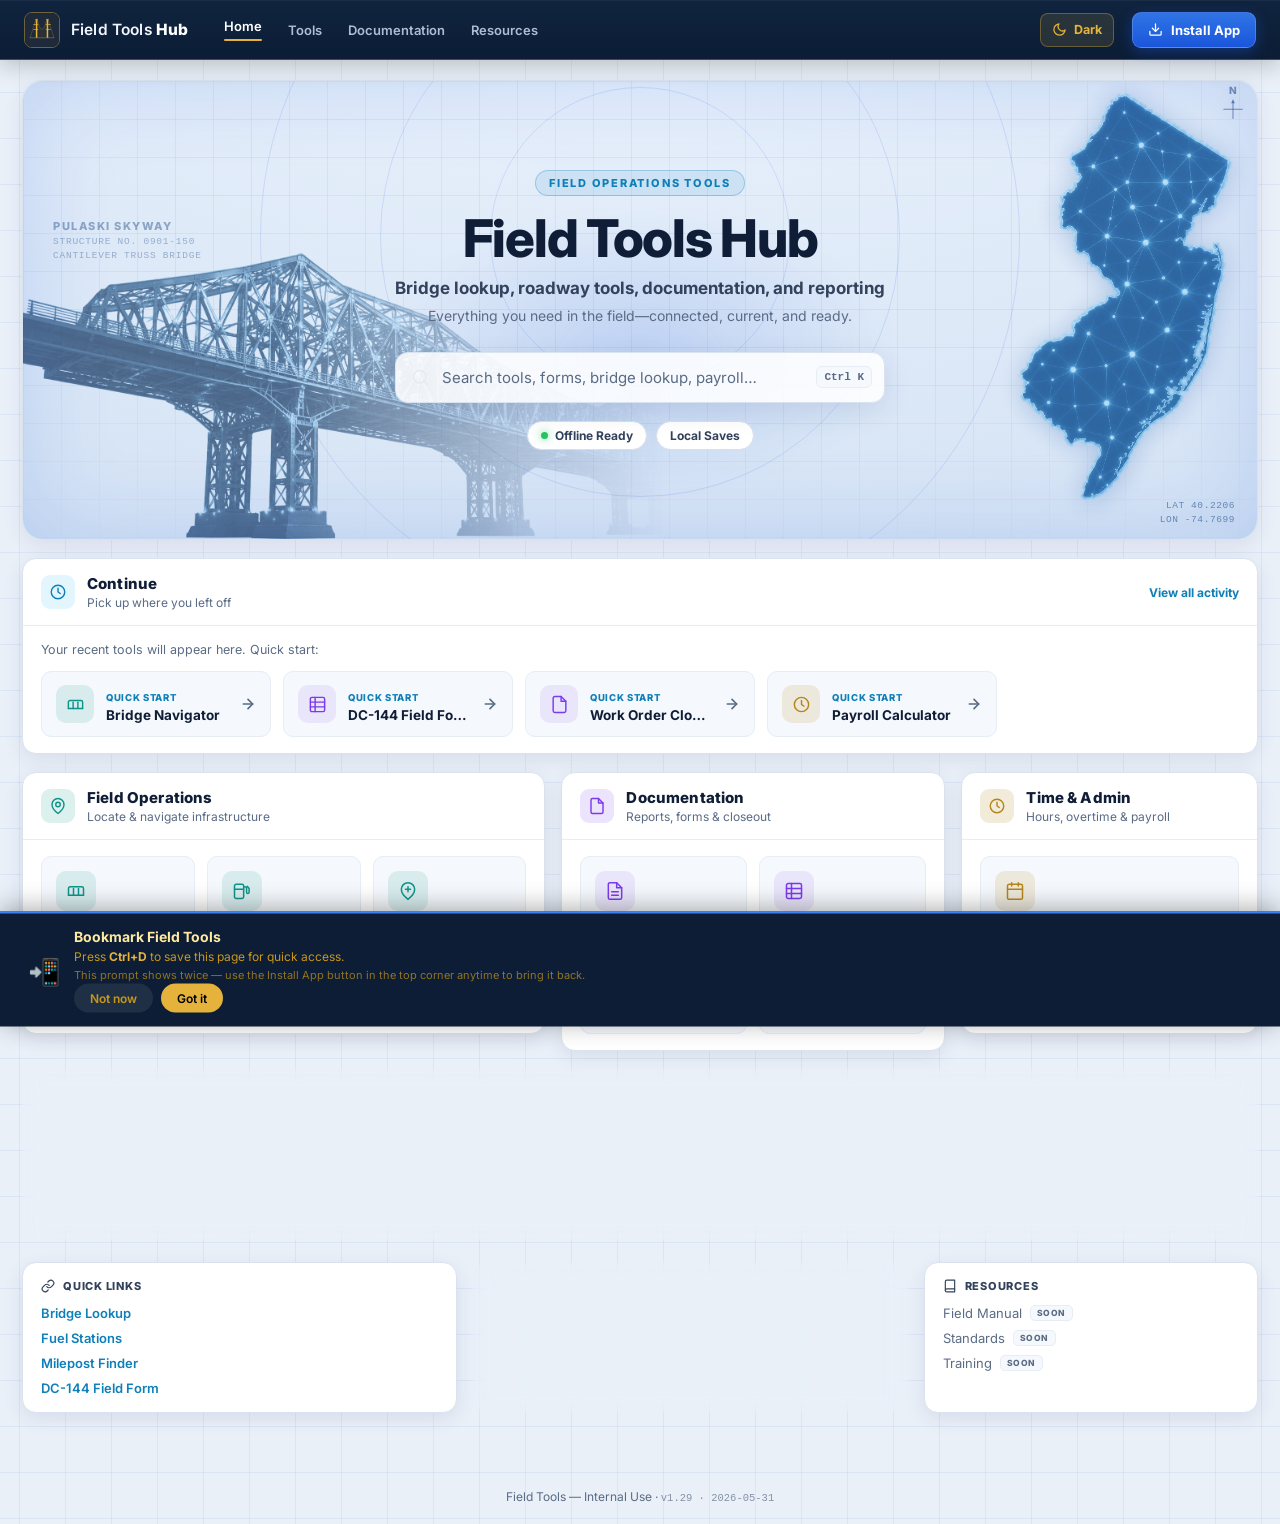
<file: index.html>
<!DOCTYPE html>
<html lang="en">
<head>
  <meta charset="UTF-8">
  <meta name="viewport" content="width=device-width, initial-scale=1.0, maximum-scale=1.0, user-scalable=no">
  <title>Field Tools Hub</title>
  <link rel="manifest" href="manifest.json">
  <meta name="theme-color" content="#E5B33B">
  <link rel="preconnect" href="https://fonts.googleapis.com">
  <link rel="preconnect" href="https://fonts.gstatic.com" crossorigin>
  <link href="https://fonts.googleapis.com/css2?family=Inter:wght@400;500;600;700;800&display=swap" rel="stylesheet">
  <link rel="stylesheet" href="css/field-ui.css">
  <style>
    /* ===========================================================
       HOMEPAGE — FIELD TOOLS HUB DASHBOARD (mockup-faithful rebuild)
       All hero/dashboard visuals are homepage-only and inline here.
       LIGHT = white/navy theme · DARK = deep-navy mockup.
       Driven by html[data-dark] / field_dark_mode (do not break).
       =========================================================== */
    :root {
      --bg:#eaf0f8; --surface:#ffffff; --surface-2:#f5f8fc;
      --border:#d6dfeb; --border-lo:#e6edf5;
      --text:#0f1d36; --muted:#5a6b85; --muted2:#33425c;
      --accent:#1a56db; --accent-2:#0e7fb8; --gold:#b4861a;
      --radius-sm:7px; --radius:10px; --radius-lg:14px;
      --grid-line:rgba(26,86,219,0.07);
      --hero-bg-1:#e9f1fc; --hero-bg-2:#d3e2f4;
      --hero-glow:rgba(26,86,219,0.16); --ring:rgba(26,86,219,0.13);
      --wire:rgba(22,72,140,0.34); --wire-strong:rgba(22,72,140,0.5); --wire-label:rgba(28,72,132,0.6);
      --nj-line:rgba(40,95,160,0.26); --nj-outline:rgba(34,86,150,0.4);
      --node:#1366b8; --node-major:#0a78b8; --node-glow:rgba(26,120,200,0.5);
      --glass:rgba(255,255,255,0.86); --glass-border:#d9e3f0;
      --panel:#ffffff; --panel-2:#f6f9fd;
      --topbar-bg:linear-gradient(180deg,#10243f,#0c1d35);
      --shadow:0 6px 20px rgba(20,45,95,0.09); --shadow-hi:0 14px 34px rgba(20,55,120,0.16);
      --chip-bg:rgba(14,127,184,0.10); --chip-bd:rgba(14,127,184,0.28); --focus-ring:rgba(14,127,184,0.2);
      --bridge-img:url('assets/hero/bridge-light.webp'); --nj-img:url('assets/hero/nj-light.webp');
      /* theme-only (appearance, NOT geometry) */
      --bridge-opacity:.72; --bridge-filter:saturate(.95);
      --nj-opacity:.95; --nj-filter:drop-shadow(0 2px 12px rgba(40,90,160,0.28));
    }
    html[data-dark] {
      --bg:#040c1a; --surface:rgba(20,40,72,0.66); --surface-2:rgba(14,30,56,0.66);
      --border:rgba(120,170,230,0.20); --border-lo:rgba(120,170,230,0.12);
      --text:#e9effb; --muted:#93a7c4; --muted2:#c4d2e8;
      --accent:#3b82f6; --accent-2:#38bdf8; --gold:#e5b33b;
      --grid-line:rgba(96,165,250,0.10);
      --hero-bg-1:#0b1c39; --hero-bg-2:#030b1a;
      --hero-glow:rgba(56,189,248,0.24); --ring:rgba(56,189,248,0.18);
      --wire:rgba(132,206,255,0.42); --wire-strong:rgba(170,222,255,0.62); --wire-label:rgba(165,216,255,0.7);
      --nj-line:rgba(96,176,255,0.30); --nj-outline:rgba(140,208,255,0.44);
      --node:#4cc9ff; --node-major:#9be1ff; --node-glow:rgba(72,200,255,0.95);
      --glass:rgba(20,40,72,0.6); --glass-border:rgba(120,170,230,0.22);
      --panel:rgba(16,32,60,0.72); --panel-2:rgba(12,26,50,0.7);
      --topbar-bg:linear-gradient(180deg,#0a1830,#06101f);
      --shadow:0 8px 26px rgba(0,0,0,0.42); --shadow-hi:0 16px 40px rgba(0,0,0,0.55);
      --chip-bg:rgba(56,189,248,0.12); --chip-bd:rgba(56,189,248,0.32); --focus-ring:rgba(56,189,248,0.22);
      --bridge-img:url('assets/hero/bridge-dark.webp'); --nj-img:url('assets/hero/nj-dark.webp');
      /* theme-only (appearance, NOT geometry) */
      --bridge-opacity:.92; --bridge-filter:none;
      --nj-opacity:1; --nj-filter:drop-shadow(0 0 26px rgba(56,160,255,0.28));
    }
    body {
      min-height:100vh; display:flex; flex-direction:column;
      background-color:var(--bg);
      background-image:linear-gradient(var(--grid-line) 1px,transparent 1px),linear-gradient(90deg,var(--grid-line) 1px,transparent 1px);
      background-size:46px 46px; background-position:center top;
    }
    html[data-dark] body {
      background-image:
        radial-gradient(130% 80% at 50% -16%, rgba(56,189,248,0.13), rgba(56,189,248,0) 56%),
        linear-gradient(var(--grid-line) 1px,transparent 1px),
        linear-gradient(90deg,var(--grid-line) 1px,transparent 1px);
      background-size:100% 1100px,46px 46px,46px 46px;
      background-repeat:no-repeat,repeat,repeat; background-position:center top;
    }
    .sr-only{position:absolute;width:1px;height:1px;padding:0;margin:-1px;overflow:hidden;clip:rect(0 0 0 0);white-space:nowrap;border:0;}

    /* ── Topbar ── */
    #topbar{
      position:sticky; top:0; z-index:100; display:flex; align-items:center; gap:18px;
      height:60px; padding:0 24px; background:var(--topbar-bg);
      border-bottom:1px solid rgba(229,179,59,0.28);
      box-shadow:0 1px 0 rgba(255,255,255,0.04) inset,0 6px 22px rgba(0,0,0,0.20);
      transition:transform 460ms cubic-bezier(0.65,0,0.35,1),opacity 460ms cubic-bezier(0.65,0,0.35,1);
      will-change:transform;
    }
    #topbar.header-hidden{transform:translateY(-100%);opacity:0;pointer-events:none;}
    .brand{display:flex;align-items:center;gap:11px;text-decoration:none;flex-shrink:0;}
    .brand-seal{width:36px;height:36px;flex-shrink:0;display:block;border-radius:8px;border:1px solid rgba(229,179,59,0.45);}
    .brand-text{color:#f2f6fc;font-size:15.5px;font-weight:600;letter-spacing:.01em;white-space:nowrap;}
    .brand-text strong{font-weight:800;color:#fff;}
    .topnav{display:flex;align-items:center;gap:2px;margin-left:6px;}
    .topnav a{color:#aebdd2;text-decoration:none;font-size:13px;font-weight:600;padding:8px 12px;border-radius:7px;transition:background .14s,color .14s;}
    .topnav a:hover{color:#fff;background:rgba(255,255,255,0.06);}
    .topnav a.is-active{color:#fff;}
    .topnav a.is-active::after{content:"";display:block;height:2px;border-radius:2px;background:#E5B33B;margin-top:5px;}
    .topbar-spacer{flex:1;}
    .status-dot{width:7px;height:7px;border-radius:50%;background:#22c55e;box-shadow:0 0 8px rgba(34,197,94,0.8);}
    .dark-toggle{display:inline-flex;align-items:center;gap:7px;background:rgba(229,179,59,0.12);border:1px solid rgba(229,179,59,0.34);border-radius:8px;height:34px;padding:0 11px;cursor:pointer;color:#E5B33B;font:inherit;font-size:12.5px;font-weight:700;flex-shrink:0;transition:background .2s,color .2s,border-color .2s;}
    .dark-toggle:hover{background:rgba(229,179,59,0.22);border-color:#E5B33B;color:#FEE9A1;}
    .dark-toggle svg{transition:opacity .18s,transform .24s;}
    .dark-toggle.icon-swapping svg{opacity:0;transform:rotate(-25deg) scale(.85);}
    .install-trigger{display:inline-flex;align-items:center;gap:8px;background:linear-gradient(180deg,#2f74e6,#1a56db);border:1px solid rgba(255,255,255,0.18);border-radius:9px;height:36px;padding:0 15px;cursor:pointer;color:#fff;font:inherit;font-size:13px;font-weight:700;flex-shrink:0;box-shadow:0 4px 14px rgba(26,86,219,0.4);transition:filter .14s,transform .08s;}
    .install-trigger:hover{filter:brightness(1.08);}
    .install-trigger.open{filter:brightness(0.92);}
    .install-trigger .it-label{white-space:nowrap;}

    .install-dropdown{position:fixed;top:64px;right:18px;width:300px;max-width:calc(100vw - 24px);background:var(--surface);color:var(--text);border:1px solid var(--border);border-radius:12px;padding:16px 18px 14px;box-shadow:0 12px 36px rgba(0,0,0,0.22);z-index:950;opacity:0;transform:translateY(-10px);pointer-events:none;backdrop-filter:blur(14px);-webkit-backdrop-filter:blur(14px);transition:opacity .38s cubic-bezier(0.16,1,0.3,1),transform .38s cubic-bezier(0.16,1,0.3,1);}
    .install-dropdown.open{opacity:1;transform:translateY(0);pointer-events:all;}
    .install-dropdown::before{content:"";position:absolute;top:-6px;right:24px;width:11px;height:11px;background:var(--surface);border-left:1px solid var(--border);border-top:1px solid var(--border);transform:rotate(45deg);}
    .install-dropdown-title{font-size:14px;font-weight:700;margin-bottom:6px;}
    .install-dropdown-desc{font-size:12.5px;color:var(--muted2);line-height:1.55;}
    .install-dropdown-desc strong{display:inline-block;background:var(--chip-bg);color:var(--accent-2);padding:2px 8px;border-radius:6px;font-family:ui-monospace,Menlo,Consolas,monospace;font-size:11.5px;font-weight:700;}
    .install-dropdown-note{font-size:11px;color:var(--muted);margin-top:10px;padding-top:10px;border-top:1px solid var(--border-lo);line-height:1.5;}
    html[data-dark] .install-dropdown{box-shadow:0 12px 36px rgba(0,0,0,0.6);}

    /* ── Shell ── */
    .content{flex:1;width:100%;max-width:1320px;margin:0 auto;padding:0 22px 56px;}
    .section-row{display:flex;align-items:center;gap:12px;margin-bottom:14px;}

    /* ── HERO ── */
    .hero{position:relative;overflow:hidden;display:flex;flex-direction:column;justify-content:center;
      min-height:460px;margin:20px 0 18px;border-radius:20px;border:1px solid var(--glass-border);
      background:radial-gradient(120% 130% at 50% -10%,var(--hero-bg-1),var(--hero-bg-2));box-shadow:var(--shadow);
      padding:64px 24px;}
    .hero::after{content:"";position:absolute;inset:0;border-radius:20px;pointer-events:none;z-index:3;box-shadow:inset 0 1px 0 rgba(255,255,255,0.07),inset 0 0 90px var(--hero-glow);}
    .hero-bg{position:absolute;inset:0;z-index:0;pointer-events:none;}
    .hero-grid{position:absolute;inset:0;background-image:linear-gradient(var(--grid-line) 1px,transparent 1px),linear-gradient(90deg,var(--grid-line) 1px,transparent 1px);background-size:38px 38px;-webkit-mask-image:radial-gradient(120% 100% at 50% 35%,#000 35%,transparent 85%);mask-image:radial-gradient(120% 100% at 50% 35%,#000 35%,transparent 85%);}
    .hero-glow{position:absolute;left:50%;top:18%;width:680px;height:380px;transform:translateX(-50%);background:radial-gradient(closest-side,var(--hero-glow),transparent 75%);filter:blur(8px);}
    .hero-rings{position:absolute;left:50%;top:34%;transform:translate(-50%,-50%);}
    .hero-rings span{position:absolute;left:50%;top:50%;transform:translate(-50%,-50%);border:1px solid var(--ring);border-radius:50%;}
    .hero-rings span:nth-child(1){width:300px;height:300px;}
    .hero-rings span:nth-child(2){width:520px;height:520px;}
    .hero-rings span:nth-child(3){width:760px;height:760px;}
    /* Bridge — left, large, fades right */
    .hero-bridge{position:absolute;left:0;bottom:0;width:62%;height:74%;background:var(--bridge-img) left bottom/contain no-repeat;opacity:var(--bridge-opacity);filter:var(--bridge-filter);-webkit-mask-image:linear-gradient(90deg,#000 34%,rgba(0,0,0,0.3) 64%,transparent 84%);mask-image:linear-gradient(90deg,#000 34%,rgba(0,0,0,0.3) 64%,transparent 84%);}
    .wire-labels{position:absolute;left:30px;top:18px;line-height:1.5;}
    .wire-labels b{display:block;font-size:11px;font-weight:800;letter-spacing:.14em;color:var(--wire-label);}
    .wire-labels span{display:block;font-family:ui-monospace,Menlo,Consolas,monospace;font-size:9.5px;letter-spacing:.08em;color:var(--wire-label);opacity:.85;}
    /* NJ — right, large */
    .hero-nj{position:absolute;right:24px;top:50%;transform:translateY(-50%);height:96%;aspect-ratio:705/1410;background:var(--nj-img) center/contain no-repeat;opacity:var(--nj-opacity);filter:var(--nj-filter);}
    .nj-compass-mark{position:absolute;right:-12px;top:-6px;color:var(--wire-label);text-align:center;}
    .nj-compass-n{display:block;font-size:10px;font-weight:800;letter-spacing:.08em;margin-bottom:1px;}
    .nj-labels{position:absolute;right:-2px;bottom:2px;text-align:right;line-height:1.5;}
    .nj-labels span{display:block;font-family:ui-monospace,Menlo,Consolas,monospace;font-size:9.5px;letter-spacing:.06em;color:var(--wire-label);}

    .hero-inner{position:relative;z-index:2;max-width:680px;margin:0 auto;text-align:center;}
    .hero-eyebrow{display:inline-block;font-size:11px;font-weight:800;letter-spacing:.16em;text-transform:uppercase;color:var(--accent-2);padding:5px 13px;border-radius:999px;background:var(--chip-bg);border:1px solid var(--chip-bd);margin-bottom:16px;}
    .hero-title{font-size:52px;line-height:1.04;font-weight:800;letter-spacing:-.025em;margin:0 0 12px;color:var(--text);}
    .hero-subtitle{font-size:17px;font-weight:700;color:var(--muted2);margin:0 0 7px;}
    .hero-lead{font-size:14px;color:var(--muted);margin:0 auto 24px;max-width:460px;line-height:1.6;}
    .command-bar{position:relative;max-width:580px;margin:0 auto;display:flex;align-items:center;}
    .command-icon{position:absolute;left:16px;color:var(--muted);pointer-events:none;}
    .command-input{width:100%;font:inherit;font-size:15px;color:var(--text);padding:15px 64px 15px 46px;border-radius:13px;background:var(--glass);border:1.5px solid var(--glass-border);box-shadow:0 8px 28px rgba(20,50,110,0.10);backdrop-filter:blur(10px);-webkit-backdrop-filter:blur(10px);transition:border-color .14s,box-shadow .14s;}
    .command-input::placeholder{color:var(--muted);}
    .command-input:focus{outline:none;border-color:var(--accent-2);box-shadow:0 0 0 4px var(--focus-ring),0 10px 30px rgba(20,50,110,0.16);}
    .command-hint{position:absolute;right:13px;font-family:ui-monospace,Menlo,Consolas,monospace;font-size:11px;font-weight:700;color:var(--muted);padding:4px 7px;border-radius:6px;background:var(--surface-2);border:1px solid var(--border-lo);}
    .hero-chips{display:flex;flex-wrap:wrap;justify-content:center;gap:9px;margin-top:18px;}
    .chip{display:inline-flex;align-items:center;gap:7px;font-size:12px;font-weight:700;color:var(--muted2);padding:6px 13px;border-radius:999px;background:var(--surface);border:1px solid var(--border);}
    .chip .status-dot{box-shadow:0 0 8px rgba(34,197,94,0.7);}

    /* ── Glass panel base ── */
    .panel{background:var(--panel);border:1px solid var(--glass-border);border-radius:var(--radius-lg);box-shadow:var(--shadow);backdrop-filter:blur(10px);-webkit-backdrop-filter:blur(10px);}
    .panel-head{display:flex;align-items:center;gap:12px;padding:15px 18px;border-bottom:1px solid var(--border-lo);}
    .panel-ic{width:34px;height:34px;border-radius:9px;flex-shrink:0;display:flex;align-items:center;justify-content:center;}
    .panel-htext{flex:1;min-width:0;}
    .panel-htext h2{margin:0;font-size:15px;font-weight:800;color:var(--text);letter-spacing:.01em;}
    .panel-htext p{margin:2px 0 0;font-size:12px;color:var(--muted);}
    .panel-viewall{font-size:12px;font-weight:700;color:var(--muted);white-space:nowrap;display:inline-flex;align-items:center;gap:3px;}
    .panel-viewall.is-link{color:var(--accent-2);text-decoration:none;}
    .panel-viewall.is-link:hover{text-decoration:underline;}

    /* ── CONTINUE panel ── */
    .continue-panel{margin-bottom:18px;}
    .continue-track{display:grid;grid-template-columns:repeat(auto-fit,minmax(210px,1fr));gap:12px;padding:16px 18px;}
    .continue-card{display:flex;align-items:center;gap:12px;text-decoration:none;padding:13px 14px;border-radius:var(--radius);background:var(--surface-2);border:1px solid var(--border-lo);transition:border-color .14s,transform .14s,box-shadow .14s;}
    .continue-card:hover{transform:translateY(-2px);border-color:var(--accent-2);box-shadow:var(--shadow-hi);}
    .continue-ic{width:38px;height:38px;border-radius:10px;flex-shrink:0;display:flex;align-items:center;justify-content:center;}
    .continue-meta{flex:1;min-width:0;}
    .continue-kicker{font-size:9.5px;font-weight:800;letter-spacing:.07em;text-transform:uppercase;color:var(--accent-2);}
    .continue-row{display:flex;align-items:center;gap:6px;margin-top:2px;}
    .continue-title{font-size:13.5px;font-weight:700;color:var(--text);white-space:nowrap;overflow:hidden;text-overflow:ellipsis;}
    .continue-badge{font-size:8.5px;font-weight:800;letter-spacing:.06em;padding:2px 6px;border-radius:5px;background:rgba(234,88,12,0.14);color:#c2410c;flex-shrink:0;}
    html[data-dark] .continue-badge{background:rgba(251,146,60,0.18);color:#fb923c;}
    .continue-detail{font-size:11px;color:var(--muted);margin-top:2px;white-space:nowrap;overflow:hidden;text-overflow:ellipsis;}
    .continue-card .card-arrow{color:var(--muted);flex-shrink:0;transition:color .14s,transform .14s;}
    .continue-card:hover .card-arrow{color:var(--accent-2);transform:translateX(3px);}
    .continue-empty{grid-column:1/-1;font-size:12.5px;color:var(--muted);padding:0 0 2px;}
    button.panel-viewall{background:none;border:none;padding:0;font-family:inherit;cursor:pointer;}
    .continue-slide{display:grid;grid-template-rows:0fr;transition:grid-template-rows .32s cubic-bezier(.4,0,.2,1);}
    .continue-slide.is-open{grid-template-rows:1fr;}
    .continue-extra-wrap{overflow:hidden;}
    .continue-extra{display:grid;grid-template-columns:repeat(auto-fit,minmax(210px,1fr));gap:12px;padding:0 18px 16px;}

    /* ── DASHBOARD MODULES (side-by-side) ── */
    .dashboard-grid{display:grid;grid-template-columns:1.5fr 1.1fr 0.85fr;gap:16px;align-items:start;}
    .module{display:flex;flex-direction:column;}
    .module-tiles{display:grid;grid-template-columns:repeat(auto-fit,minmax(112px,1fr));gap:12px;padding:16px 18px;}
    .grp-field .panel-ic{background:rgba(13,148,136,0.14);color:#0d9488;}
    html[data-dark] .grp-field .panel-ic{background:rgba(45,212,191,0.16);color:#2dd4bf;}
    .grp-doc .panel-ic{background:rgba(124,58,237,0.14);color:#7c3aed;}
    html[data-dark] .grp-doc .panel-ic{background:rgba(167,139,250,0.18);color:#a78bfa;}
    .grp-time .panel-ic{background:rgba(180,134,26,0.16);color:#b4861a;}
    html[data-dark] .grp-time .panel-ic{background:rgba(229,179,59,0.18);color:#e5b33b;}
    .grp-soon .panel-ic{background:rgba(120,140,170,0.14);color:var(--muted);}

    /* ── Tool tiles ── */
    .tool-card{position:relative;display:flex;flex-direction:column;gap:9px;padding:14px;border-radius:var(--radius);text-decoration:none;color:inherit;cursor:pointer;background:var(--surface-2);border:1px solid var(--border-lo);min-height:128px;transition:border-color .14s,transform .14s,box-shadow .14s;}
    .tool-card:hover{transform:translateY(-3px);border-color:var(--accent-2);box-shadow:var(--shadow-hi);}
    .tool-card:active{transform:translateY(0);}
    .card-icon{width:40px;height:40px;border-radius:10px;flex-shrink:0;display:flex;align-items:center;justify-content:center;}
    .card-title{font-size:13.5px;font-weight:700;color:var(--text);line-height:1.25;}
    .card-desc{font-size:11px;color:var(--muted);line-height:1.45;flex:1;display:-webkit-box;-webkit-line-clamp:2;-webkit-box-orient:vertical;overflow:hidden;}
    .card-foot{display:flex;align-items:center;justify-content:space-between;margin-top:auto;}
    .card-tag{font-size:9px;font-weight:700;letter-spacing:.04em;padding:2px 7px;border-radius:100px;}
    .card-arrow{color:var(--muted);transition:color .14s,transform .14s;}
    .tool-card:hover .card-arrow{color:var(--accent-2);transform:translateX(3px);}
    .recent-chip{font-size:8.5px;font-weight:800;letter-spacing:.05em;padding:2px 6px;border-radius:100px;background:rgba(229,179,59,0.16);color:var(--gold);}
    .card-icon-purple{background:rgba(124,58,237,0.10);color:#7c3aed;} html[data-dark] .card-icon-purple{background:rgba(167,139,250,0.18);color:#a78bfa;}
    .card-icon-green{background:rgba(16,185,129,0.10);color:#059669;} html[data-dark] .card-icon-green{background:rgba(52,211,153,0.16);color:#34d399;}
    .card-icon-amber-soon{background:rgba(217,119,6,0.10);color:#b45309;} html[data-dark] .card-icon-amber-soon{background:rgba(245,158,11,0.16);color:#fcd34d;}
    .card-icon-slate{background:rgba(100,116,139,0.10);color:#475569;} html[data-dark] .card-icon-slate{background:rgba(148,163,184,0.16);color:#cbd5e1;}
    .card-icon-blue{background:rgba(26,86,219,0.10);color:var(--accent);} html[data-dark] .card-icon-blue{background:rgba(96,165,250,0.18);color:#60a5fa;}
    .card-icon-indigo{background:rgba(67,56,202,0.10);color:#4338ca;} html[data-dark] .card-icon-indigo{background:rgba(129,140,248,0.18);color:#818cf8;}
    .card-icon-cyan{background:rgba(6,182,212,0.10);color:#0891b2;} html[data-dark] .card-icon-cyan{background:rgba(34,211,238,0.16);color:#67e8f9;}
    .card-icon-rose{background:rgba(225,29,72,0.10);color:#be123c;} html[data-dark] .card-icon-rose{background:rgba(244,63,94,0.16);color:#fb7185;}
    /* group accent: Field Ops = teal/green-blue · Time & Admin = gold */
    .card-icon-teal{background:rgba(13,148,136,0.12);color:#0d9488;} html[data-dark] .card-icon-teal{background:rgba(45,212,191,0.16);color:#2dd4bf;}
    .card-icon-gold{background:rgba(180,134,26,0.14);color:#b4861a;} html[data-dark] .card-icon-gold{background:rgba(229,179,59,0.18);color:#e5b33b;}
    /* Coming Soon: muted, never competes with live tools (overrides any icon color) */
    .grp-soon .card-icon{background:rgba(120,140,170,0.12)!important;color:var(--muted)!important;}
    .tag-nj{background:rgba(124,58,237,0.10);color:#7c3aed;} html[data-dark] .tag-nj{background:rgba(167,139,250,0.18);color:#c4b5fd;}
    .tag-fuel{background:rgba(16,185,129,0.12);color:#059669;} html[data-dark] .tag-fuel{background:rgba(52,211,153,0.18);color:#6ee7b7;}
    .tag-md{background:rgba(217,119,6,0.12);color:#b45309;} html[data-dark] .tag-md{background:rgba(245,158,11,0.18);color:#fcd34d;}
    .tag-doc{background:rgba(100,116,139,0.12);color:#475569;} html[data-dark] .tag-doc{background:rgba(148,163,184,0.18);color:#cbd5e1;}
    .tag-dc{background:rgba(67,56,202,0.10);color:#3730a3;} html[data-dark] .tag-dc{background:rgba(129,140,248,0.18);color:#a5b4fc;}
    .tag-teal{background:rgba(13,148,136,0.12);color:#0d7a6f;} html[data-dark] .tag-teal{background:rgba(45,212,191,0.18);color:#5eead4;}
    .tag-cyan{background:rgba(6,182,212,0.12);color:#0e7490;} html[data-dark] .tag-cyan{background:rgba(34,211,238,0.18);color:#67e8f9;}
    .tag-violet{background:rgba(124,58,237,0.10);color:#6d28d9;} html[data-dark] .tag-violet{background:rgba(167,139,250,0.18);color:#c4b5fd;}
    .tag-gold{background:rgba(180,134,26,0.14);color:#946a12;} html[data-dark] .tag-gold{background:rgba(229,179,59,0.18);color:#e5b33b;}
    .card-top{display:flex;align-items:flex-start;gap:10px;}
    .tool-card.is-beta .card-title::after{content:"BETA";margin-left:6px;font-size:8px;font-weight:800;letter-spacing:.08em;color:#c2410c;background:rgba(234,88,12,0.12);border:1px solid rgba(234,88,12,0.3);padding:1px 5px;border-radius:100px;vertical-align:middle;}
    html[data-dark] .tool-card.is-beta .card-title::after{color:#fb923c;background:rgba(251,146,60,0.16);border-color:rgba(251,146,60,0.4);}

    /* Coming soon row */
    .coming-soon{margin-top:18px;}
    .coming-tiles{display:grid;grid-template-columns:repeat(auto-fit,minmax(220px,1fr));gap:12px;padding:16px 18px;}
    .tool-card.is-soon{cursor:default;pointer-events:none;opacity:.72;background:transparent;border:1.5px dashed var(--border);min-height:auto;}
    .tool-card.is-soon .card-arrow{display:none;}
    .tool-card.is-soon .card-tag{background:var(--border-lo);color:var(--muted);}
    .soon-badge{position:absolute;top:12px;right:12px;font-size:8.5px;font-weight:700;letter-spacing:.07em;color:var(--gold);background:rgba(229,179,59,0.12);border:1px solid rgba(229,179,59,0.34);padding:2px 7px;border-radius:100px;}

    /* search empty */
    .tools-empty{display:none;color:var(--muted);font-size:14px;text-align:center;padding:34px 12px;}
    .tools-empty.show{display:block;}
    body.is-searching .continue-panel,body.is-searching .util-strip,body.is-searching .page-footer{display:none;}

    /* ── Bottom strip ── */
    .util-strip{margin-top:22px;display:grid;grid-template-columns:1.3fr 1.3fr 1fr;gap:16px;}
    .util-col{padding:16px 18px;}
    .util-title{display:flex;align-items:center;gap:8px;font-size:11px;font-weight:800;letter-spacing:.07em;text-transform:uppercase;color:var(--muted2);margin:0 0 12px;}
    .util-links{display:flex;flex-direction:column;gap:9px;}
    .util-link{font-size:13px;color:var(--accent-2);text-decoration:none;font-weight:600;display:inline-flex;align-items:center;gap:6px;}
    .util-link:hover{text-decoration:underline;}
    .util-note{font-size:12.5px;color:var(--muted);line-height:1.5;}
    .util-soon{font-size:13px;color:var(--muted);display:inline-flex;align-items:center;gap:8px;cursor:default;}
    .util-soon em{font-size:8.5px;font-style:normal;font-weight:800;letter-spacing:.06em;text-transform:uppercase;color:var(--muted);padding:2px 6px;border-radius:5px;background:var(--surface-2);border:1px solid var(--border-lo);}
    .util-stat{font-size:12.5px;color:var(--muted2);display:flex;align-items:center;gap:8px;margin-bottom:8px;}
    .util-stat .udot{width:7px;height:7px;border-radius:50%;background:#22c55e;flex-shrink:0;}
    .util-stat .udot.neutral{background:var(--muted);}

    .page-footer{text-align:center;font-size:12px;color:var(--muted);padding:20px;}
    .version-stamp{font-family:ui-monospace,Menlo,Consolas,monospace;font-size:10.5px;color:var(--muted);opacity:.7;}

    /* ── Animations ──
       Whole page is present immediately; one quick page fade + a single short
       hero rise. No staggered per-section/per-card delays (avoids the
       "hero first, dashboard later" piecemeal feel). */
    @keyframes pageFadeIn{from{opacity:0;}to{opacity:1;}}
    body{animation:pageFadeIn 220ms ease-out;}
    @keyframes heroRise{from{opacity:0;transform:translateY(10px);}to{opacity:1;transform:none;}}
    .hero-inner{animation:heroRise 360ms cubic-bezier(0.16,1,0.3,1) both;}
    html.theme-transitioning,html.theme-transitioning *,html.theme-transitioning *::before,html.theme-transitioning *::after{transition:background-color 300ms ease,color 300ms ease,border-color 300ms ease,fill 300ms ease,stroke 300ms ease,box-shadow 300ms ease !important;}
    /* Large hero images swap instantly on theme toggle — never transition filter/opacity (avoids jank) */
    html.theme-transitioning .hero-bridge,html.theme-transitioning .hero-nj{transition:none !important;}
    button:active,.tool-card:active,.continue-card:active,.install-btn:active,.install-trigger:active,.dark-toggle:active{transform:scale(.97)!important;transition:transform 80ms ease-out!important;}
    @keyframes pageOutRight{0%{opacity:1;transform:translate3d(0,0,0) scale(1);}50%{opacity:0;transform:translate3d(15vw,0,0) scale(.98);}100%{opacity:0;transform:translate3d(20vw,0,0) scale(.97);}}
    html.exiting-to-tool body{animation:pageOutRight 300ms cubic-bezier(0.4,0,0.2,1) both!important;overflow:hidden;will-change:transform,opacity;transform-origin:center center;backface-visibility:hidden;}
    html.exiting-to-tool{overflow:hidden;}
    @keyframes slideInFromRight{0%{opacity:0;transform:translate3d(20vw,0,0) scale(.98);}100%{opacity:1;transform:none;}}
    html.returning-from-tool body{opacity:0;transform:translate3d(20vw,0,0) scale(.98);animation:slideInFromRight 460ms cubic-bezier(0.22,1,0.36,1) both!important;will-change:transform,opacity;backface-visibility:hidden;contain:paint style;}
    html.returning-from-tool{background:var(--bg);}
    .header-hover-zone{position:fixed;top:0;left:0;right:0;height:14px;z-index:99;pointer-events:auto;}
    @media (hover:none){.header-hover-zone{display:none;}}

    /* ── Install + update banners ── */
    .install-banner{position:fixed;bottom:0;left:0;right:0;z-index:999;background:#0c1d35;border-top:2px solid #E5B33B;padding:14px 20px calc(18px + env(safe-area-inset-bottom,0px));display:flex;align-items:flex-start;gap:14px;box-shadow:0 -4px 24px rgba(0,0,0,0.32);transform:translateY(110%);transition:transform .3s cubic-bezier(.32,1,.3,1);}
    .install-banner.visible{transform:translateY(0);}
    .install-banner-icon{font-size:26px;line-height:1;flex-shrink:0;margin-top:2px;}
    .install-banner-text{flex:1;}
    .install-banner-title{font-size:14px;font-weight:700;color:#FEE9A1;margin-bottom:3px;}
    .install-banner-desc{font-size:12px;color:#C9971A;line-height:1.5;}
    .install-banner-desc strong{color:#E5B33B;}
    .install-banner-actions{display:flex;gap:8px;margin-top:12px;flex-wrap:wrap;}
    .install-btn{padding:7px 16px;border-radius:999px;font-family:var(--sans);font-size:12px;font-weight:600;cursor:pointer;border:none;transition:opacity .15s;}
    .install-btn:hover{opacity:.85;}
    .install-btn-primary{background:#E5B33B;color:#000;}
    .install-btn-dismiss{background:rgba(255,255,255,0.08);color:#C9971A;}
    @media (min-width:540px){.install-banner{flex-direction:row;align-items:center;padding:14px 28px calc(14px + env(safe-area-inset-bottom,0px));}.install-banner-actions{margin-top:0;margin-left:auto;flex-shrink:0;}}
    #update-banner{position:fixed;bottom:calc(24px + env(safe-area-inset-bottom,0px));left:50%;transform:translateX(-50%) translateY(120%);z-index:9000;display:flex;align-items:center;gap:12px;background:#0c1d35;border:1.5px solid rgba(229,179,59,0.45);border-radius:12px;padding:12px 16px;box-shadow:0 8px 32px rgba(0,0,0,0.32);font-size:13px;color:#f1f5f9;max-width:calc(100vw - 32px);width:max-content;transition:transform 380ms cubic-bezier(0.22,1,0.36,1),opacity 280ms ease;opacity:0;pointer-events:none;}
    #update-banner.show{transform:translateX(-50%) translateY(0);opacity:1;pointer-events:auto;}
    #update-banner .ub-icon{font-size:18px;flex-shrink:0;}
    #update-banner .ub-text{flex:1;line-height:1.4;}
    #update-banner .ub-text strong{color:#E5B33B;display:block;font-size:13px;}
    #update-banner .ub-text span{font-size:11px;color:#94a3b8;}
    #update-banner .ub-reload{background:#E5B33B;color:#0c1d35;border:none;border-radius:7px;padding:7px 14px;font:inherit;font-size:12px;font-weight:700;cursor:pointer;flex-shrink:0;white-space:nowrap;}
    #update-banner .ub-dismiss{background:none;border:none;color:#64748b;font-size:18px;line-height:1;cursor:pointer;padding:0 2px;flex-shrink:0;}

    /* ── Responsive ── */
    @media (max-width:1080px){
      .topnav{display:none;}
      .dashboard-grid{grid-template-columns:1fr;}
      .util-strip{grid-template-columns:1fr 1fr;}
      .hero-title{font-size:44px;}
    }
    /* Mid-width: keep hero text dominant over the bridge (768–1024 band) */
    @media (max-width:1024px){
      .hero-bridge{width:54%;-webkit-mask-image:linear-gradient(90deg,#000 28%,rgba(0,0,0,0.28) 58%,transparent 80%);mask-image:linear-gradient(90deg,#000 28%,rgba(0,0,0,0.28) 58%,transparent 80%);}
    }
    @media (max-width:760px){
      .content{padding:0 14px 44px;}
      #topbar{height:56px;padding:0 14px;gap:10px;}
      .dark-toggle .dt-label{display:none;}
      .dark-toggle{padding:0;width:34px;justify-content:center;}
      .install-trigger .it-label{display:none;} .install-trigger{padding:0;width:36px;justify-content:center;}
      .hero{min-height:400px;padding:46px 16px;margin:12px 0 16px;border-radius:16px;}
      .hero::after{border-radius:16px;}
      .hero-eyebrow{font-size:10px;margin-bottom:13px;}
      .hero-title{font-size:31px;}
      .hero-subtitle{font-size:14.5px;}
      .hero-lead{font-size:12.5px;margin-bottom:18px;}
      .hero-bridge{height:58%;opacity:.6;}
      .hero-bridge svg{width:96%;}
      .wire-labels{display:none;}
      .hero-nj{height:62%;opacity:.6;right:6px;}
      .nj-labels,.nj-compass-mark{display:none;}
      .command-input{font-size:14px;padding:13px 14px 13px 42px;}
      .command-hint{display:none;}
      .continue-track{grid-template-columns:1fr;}
      .continue-extra{grid-template-columns:1fr;}
      .module-tiles{grid-template-columns:1fr 1fr;}
      .util-strip{grid-template-columns:1fr;}
    }
    @media (max-width:430px){
      .hero-title{font-size:26px;}
      .hero{min-height:370px;}
      .hero-bridge{opacity:.45;}
      .hero-nj{opacity:.5;}
      .module-tiles{grid-template-columns:1fr;}
      .coming-tiles{grid-template-columns:1fr;}
    }
    @media (prefers-reduced-motion:reduce){
      *,*::before,*::after{animation-duration:.01ms!important;animation-iteration-count:1!important;transition-duration:.01ms!important;}
      .nj-node{opacity:.8!important;}
    }
  </style>
  <script>if(localStorage.getItem('field_dark_mode')==='1')document.documentElement.setAttribute('data-dark','');</script>
  <style>html{background:#eaf0f8}html[data-dark]{background:#040c1a}</style>
  <script>try{if(sessionStorage.getItem("ft_returning_to_hub")==="1"){document.documentElement.classList.add("returning-from-tool");}}catch(_){}</script>
  <script async src="https://www.googletagmanager.com/gtag/js?id=G-XZJ7XL4S34"></script>
  <script>window.dataLayer=window.dataLayer||[];function gtag(){dataLayer.push(arguments);}gtag('js',new Date());gtag('config','G-XZJ7XL4S34');</script>
</head>
<body>

<div class="header-hover-zone"></div>

<div id="topbar">
  <a class="brand" href="#top" aria-label="Field Tools Hub — Home">
    <img class="brand-seal" src="icons/icon.svg" width="36" height="36" alt="Field Tools" decoding="async">
    <span class="brand-text">Field Tools <strong>Hub</strong></span>
  </a>
  <nav class="topnav" aria-label="Primary">
    <a href="#top" class="is-active">Home</a>
    <a href="#tools">Tools</a>
    <a href="#documentation">Documentation</a>
    <a href="#resources">Resources</a>
  </nav>
  <div class="topbar-spacer"></div>
  <button id="dark-toggle" class="dark-toggle" title="Toggle dark mode" aria-label="Toggle dark mode">
    <svg id="dark-icon" width="15" height="15" viewBox="0 0 24 24" fill="none" stroke="currentColor" stroke-width="2" stroke-linecap="round" stroke-linejoin="round"><path d="M21 12.79A9 9 0 1 1 11.21 3 7 7 0 0 0 21 12.79z"/></svg>
    <span class="dt-label">Dark</span>
  </button>
  <button id="install-trigger" class="install-trigger" title="Install / bookmark this app" aria-label="Install app">
    <svg id="install-trigger-icon" width="15" height="15" viewBox="0 0 24 24" fill="none" stroke="currentColor" stroke-width="2" stroke-linecap="round" stroke-linejoin="round"><path d="M21 15v4a2 2 0 0 1-2 2H5a2 2 0 0 1-2-2v-4"/><polyline points="7 10 12 15 17 10"/><line x1="12" y1="15" x2="12" y2="3"/></svg>
    <span class="it-label">Install App</span>
  </button>
  <div id="install-dropdown" class="install-dropdown" role="dialog" aria-label="Install this app">
    <div class="install-dropdown-title">Bookmark Field Tools</div>
    <div class="install-dropdown-desc" id="install-dropdown-desc">Press <strong id="install-shortcut">Ctrl+D</strong> to save this page to your browser bookmarks for quick access later.</div>
    <div class="install-dropdown-note">You can also pin the tab or drag the address bar into your bookmarks bar.</div>
  </div>
</div>

<div class="content">

  <!-- HERO -->
  <header class="hero" id="top">
    <div class="hero-bg" aria-hidden="true">
      <div class="hero-grid"></div>
      <div class="hero-glow"></div>
      <div class="hero-rings"><span></span><span></span><span></span></div>
      <div class="hero-bridge">
        
        <div class="wire-labels"><b>PULASKI SKYWAY</b><span>STRUCTURE NO. 0901-150</span><span>CANTILEVER TRUSS BRIDGE</span></div>
      </div>
      <div class="hero-nj">
        <div class="nj-compass-mark"><span class="nj-compass-n">N</span><svg width="24" height="24" viewBox="0 0 26 26" fill="none" stroke="currentColor" stroke-width="1.1" stroke-linecap="round"><line x1="13" y1="3" x2="13" y2="23"/><line x1="3" y1="13" x2="23" y2="13"/><path d="M13 3 L10.7 6.5 L15.3 6.5 Z" fill="currentColor" stroke="none"/></svg></div>
        <div class="nj-labels"><span>LAT 40.2206</span><span>LON -74.7699</span></div>
      </div>
    </div>
    <div class="hero-inner">
      <span class="hero-eyebrow">Field Operations Tools</span>
      <h1 class="hero-title">Field Tools Hub</h1>
      <p class="hero-subtitle">Bridge lookup, roadway tools, documentation, and reporting</p>
      <p class="hero-lead">Everything you need in the field—connected, current, and ready.</p>
      <form class="command-bar" role="search" onsubmit="return false;">
        <label class="sr-only" for="tool-filter">Search tools</label>
        <svg class="command-icon" width="19" height="19" viewBox="0 0 24 24" fill="none" stroke="currentColor" stroke-width="2" stroke-linecap="round" stroke-linejoin="round"><circle cx="11" cy="11" r="8"/><path d="m21 21-4.3-4.3"/></svg>
        <input id="tool-filter" class="command-input" type="search" placeholder="Search tools, forms, bridge lookup, payroll…" autocomplete="off" aria-describedby="tools-empty">
        <span class="command-hint" id="command-hint" aria-hidden="true">⌘K</span>
        <script>(function(){var h=document.getElementById('command-hint');if(h&&!/mac/i.test(navigator.platform))h.textContent='Ctrl K';})();</script>
      </form>
      <div class="hero-chips">
        <span class="chip"><span class="status-dot"></span>Offline Ready</span>
        <span class="chip">Local Saves</span>
      </div>
    </div>
  </header>

  <!-- CONTINUE -->
  <section class="panel continue-panel" id="continue-section" hidden>
    <div class="panel-head">
      <span class="panel-ic" style="background:rgba(56,189,248,0.14);color:#0e7fb8;" aria-hidden="true">
        <svg width="18" height="18" viewBox="0 0 24 24" fill="none" stroke="currentColor" stroke-width="1.9" stroke-linecap="round" stroke-linejoin="round"><circle cx="12" cy="12" r="9"/><polyline points="12 7 12 12 15 14"/></svg>
      </span>
      <div class="panel-htext"><h2>Continue</h2><p>Pick up where you left off</p></div>
      <button class="panel-viewall is-link" id="continue-viewall" type="button" aria-expanded="false" hidden>View all activity</button>
    </div>
    <div class="continue-track" id="continue-track"></div>
    <div class="continue-slide" id="continue-slide">
      <div class="continue-extra-wrap">
        <div class="continue-extra" id="continue-extra"></div>
      </div>
    </div>
  </section>

  <!-- DASHBOARD MODULES -->
  <div class="dashboard-grid">

    <section class="panel module grp-field tool-group" id="tools" data-group="Field Operations">
      <div class="panel-head">
        <span class="panel-ic" aria-hidden="true"><svg width="18" height="18" viewBox="0 0 24 24" fill="none" stroke="currentColor" stroke-width="1.9" stroke-linecap="round" stroke-linejoin="round"><path d="M20 10c0 6-8 12-8 12S4 16 4 10a8 8 0 0 1 16 0z"/><circle cx="12" cy="10" r="3"/></svg></span>
        <div class="panel-htext"><h2>Field Operations</h2><p>Locate &amp; navigate infrastructure</p></div>
      </div>
      <div class="module-tiles">
        <a href="pages/njsearch.html" class="tool-card" data-tags="bridge navigator structure number nbi map satellite gps bookmarks">
          <div class="card-top"><div class="card-icon card-icon-teal"><svg width="20" height="20" viewBox="0 0 24 24" fill="none" stroke="currentColor" stroke-width="1.8" stroke-linecap="round" stroke-linejoin="round"><path d="M3 17h18"/><path d="M3 17V9a2 2 0 0 1 2-2h14a2 2 0 0 1 2 2v8"/><path d="M9 17V9"/><path d="M15 17V9"/></svg></div></div>
          <div class="card-title">Bridge Navigator</div>
          <div class="card-desc">Search NJ bridges by structure number or name. Map with satellite view.</div>
          <div class="card-foot"><span class="card-tag tag-teal">GPS</span><svg class="card-arrow" width="15" height="15" viewBox="0 0 24 24" fill="none" stroke="currentColor" stroke-width="2.5" stroke-linecap="round" stroke-linejoin="round"><path d="M5 12h14"/><path d="m12 5 7 7-7 7"/></svg></div>
        </a>
        <a href="pages/njfuel.html" class="tool-card" data-tags="fuel station finder gas diesel nearest distance gps bookmarks">
          <div class="card-top"><div class="card-icon card-icon-teal"><svg width="20" height="20" viewBox="0 0 24 24" fill="none" stroke="currentColor" stroke-width="1.8" stroke-linecap="round" stroke-linejoin="round"><rect x="3" y="4" width="11" height="17" rx="2"/><path d="M3 10h11"/><path d="M14 7h1.5a2 2 0 0 1 2 2v4.5a1.5 1.5 0 0 0 3 0V9l-2-2.5"/></svg></div></div>
          <div class="card-title">Fuel Finder</div>
          <div class="card-desc">Nearest fleet fuel stations sorted by distance from your location.</div>
          <div class="card-foot"><span class="card-tag tag-teal">GPS</span><svg class="card-arrow" width="15" height="15" viewBox="0 0 24 24" fill="none" stroke="currentColor" stroke-width="2.5" stroke-linecap="round" stroke-linejoin="round"><path d="M5 12h14"/><path d="m12 5 7 7-7 7"/></svg></div>
        </a>
        <a href="pages/milemarker.html" class="tool-card" data-tags="milepost milemarker road interstate us state county route gps">
          <div class="card-top"><div class="card-icon card-icon-teal"><svg width="20" height="20" viewBox="0 0 24 24" fill="none" stroke="currentColor" stroke-width="1.8" stroke-linecap="round" stroke-linejoin="round"><path d="M20 10c0 6-8 12-8 12S4 16 4 10a8 8 0 0 1 16 0z"/><line x1="9" y1="10" x2="15" y2="10"/><line x1="12" y1="7" x2="12" y2="13"/></svg></div></div>
          <div class="card-title">Milepost Finder</div>
          <div class="card-desc">GPS lookup for nearest Interstate, US, NJ State, or County milepost.</div>
          <div class="card-foot"><span class="card-tag tag-teal">GPS</span><svg class="card-arrow" width="15" height="15" viewBox="0 0 24 24" fill="none" stroke="currentColor" stroke-width="2.5" stroke-linecap="round" stroke-linejoin="round"><path d="M5 12h14"/><path d="m12 5 7 7-7 7"/></svg></div>
        </a>
      </div>
    </section>

    <section class="panel module grp-doc tool-group" id="documentation" data-group="Documentation">
      <div class="panel-head">
        <span class="panel-ic" aria-hidden="true"><svg width="18" height="18" viewBox="0 0 24 24" fill="none" stroke="currentColor" stroke-width="1.9" stroke-linecap="round" stroke-linejoin="round"><path d="M14 2H6a2 2 0 0 0-2 2v16a2 2 0 0 0 2 2h12a2 2 0 0 0 2-2V8z"/><polyline points="14 2 14 8 20 8"/></svg></span>
        <div class="panel-htext"><h2>Documentation</h2><p>Reports, forms &amp; closeout</p></div>
      </div>
      <div class="module-tiles">
        <a href="pages/WorkOrderCloseout.html" class="tool-card" data-tags="work order closeout photos pdf document attachments">
          <div class="card-top"><div class="card-icon card-icon-purple"><svg width="20" height="20" viewBox="0 0 24 24" fill="none" stroke="currentColor" stroke-width="1.8" stroke-linecap="round" stroke-linejoin="round"><path d="M14 2H6a2 2 0 0 0-2 2v16a2 2 0 0 0 2 2h12a2 2 0 0 0 2-2V8z"/><polyline points="14 2 14 8 20 8"/><line x1="16" y1="13" x2="8" y2="13"/><line x1="16" y1="17" x2="8" y2="17"/></svg></div></div>
          <div class="card-title">Work Order Closeout</div>
          <div class="card-desc">Close out work orders with photo attachments and PDF export.</div>
          <div class="card-foot"><span class="card-tag tag-violet">PDF</span><svg class="card-arrow" width="15" height="15" viewBox="0 0 24 24" fill="none" stroke="currentColor" stroke-width="2.5" stroke-linecap="round" stroke-linejoin="round"><path d="M5 12h14"/><path d="m12 5 7 7-7 7"/></svg></div>
        </a>
        <a href="pages/dc144.html" class="tool-card is-beta" data-tags="dc144 field form pavement inspection HMA concrete pile daily report xlsx excel export">
          <div class="card-top"><div class="card-icon card-icon-purple"><svg width="20" height="20" viewBox="0 0 24 24" fill="none" stroke="currentColor" stroke-width="1.8" stroke-linecap="round" stroke-linejoin="round"><rect x="3" y="3" width="18" height="18" rx="2"/><path d="M3 9h18"/><path d="M3 15h18"/><path d="M9 3v18"/></svg></div></div>
          <div class="card-title">DC-144 Field Form</div>
          <div class="card-desc">Daily work reports, HMA paving, material &amp; pile logs. Exports XLSX.</div>
          <div class="card-foot"><span class="card-tag tag-dc">XLSX</span><svg class="card-arrow" width="15" height="15" viewBox="0 0 24 24" fill="none" stroke="currentColor" stroke-width="2.5" stroke-linecap="round" stroke-linejoin="round"><path d="M5 12h14"/><path d="m12 5 7 7-7 7"/></svg></div>
        </a>
      </div>
    </section>

    <section class="panel module grp-time tool-group" data-group="Time &amp; Admin">
      <div class="panel-head">
        <span class="panel-ic" aria-hidden="true"><svg width="18" height="18" viewBox="0 0 24 24" fill="none" stroke="currentColor" stroke-width="1.9" stroke-linecap="round" stroke-linejoin="round"><circle cx="12" cy="12" r="9"/><polyline points="12 7 12 12 15 14"/></svg></span>
        <div class="panel-htext"><h2>Time &amp; Admin</h2><p>Hours, overtime &amp; payroll</p></div>
      </div>
      <div class="module-tiles">
        <a href="pages/timesheet.html" class="tool-card" data-tags="payroll calculator timesheet hours overtime xp cash emergency comp time biweekly">
          <div class="card-top"><div class="card-icon card-icon-gold"><svg width="20" height="20" viewBox="0 0 24 24" fill="none" stroke="currentColor" stroke-width="1.8" stroke-linecap="round" stroke-linejoin="round"><rect x="3" y="4" width="18" height="18" rx="2"/><line x1="16" y1="2" x2="16" y2="6"/><line x1="8" y1="2" x2="8" y2="6"/><line x1="3" y1="10" x2="21" y2="10"/></svg></div></div>
          <div class="card-title">Payroll Calculator</div>
          <div class="card-desc">Log XP, cash &amp; emergency overtime with biweekly views. Saves locally.</div>
          <div class="card-foot"><span class="card-tag tag-gold">Local</span><svg class="card-arrow" width="15" height="15" viewBox="0 0 24 24" fill="none" stroke="currentColor" stroke-width="2.5" stroke-linecap="round" stroke-linejoin="round"><path d="M5 12h14"/><path d="m12 5 7 7-7 7"/></svg></div>
        </a>
      </div>
    </section>

  </div>

  <!-- COMING SOON -->
  <section class="panel coming-soon grp-soon tool-group" data-group="Coming Soon">
    <div class="panel-head">
      <span class="panel-ic" aria-hidden="true"><svg width="18" height="18" viewBox="0 0 24 24" fill="none" stroke="currentColor" stroke-width="1.9" stroke-linecap="round" stroke-linejoin="round"><circle cx="12" cy="12" r="9"/><path d="M12 8v4l2 2"/></svg></span>
      <div class="panel-htext"><h2>Coming Soon</h2><p>In development — not yet available</p></div>
    </div>
    <div class="coming-tiles">
      <div class="tool-card is-soon" data-tags="drainage culvert catch basin structures map" aria-disabled="true">
        <span class="soon-badge">COMING SOON</span>
        <div class="card-top"><div class="card-icon card-icon-cyan"><svg width="20" height="20" viewBox="0 0 24 24" fill="none" stroke="currentColor" stroke-width="1.8" stroke-linecap="round" stroke-linejoin="round"><path d="M12 2v6"/><path d="M12 22a8 8 0 0 0 8-8c0-4-4-7-8-12-4 5-8 8-8 12a8 8 0 0 0 8 8z"/></svg></div>
        <div><div class="card-title">Drainage Finder</div><div class="card-desc">Map-based search for culverts, catch basins, and drainage structures.</div></div></div>
      </div>
      <div class="tool-card is-soon" data-tags="emergency assistance accident contacts protocols reporting safety" aria-disabled="true">
        <span class="soon-badge">COMING SOON</span>
        <div class="card-top"><div class="card-icon card-icon-rose"><svg width="20" height="20" viewBox="0 0 24 24" fill="none" stroke="currentColor" stroke-width="1.8" stroke-linecap="round" stroke-linejoin="round"><path d="M12 9v4"/><path d="M12 17h.01"/><path d="M10.29 3.86 1.82 18a2 2 0 0 0 1.71 3h16.94a2 2 0 0 0 1.71-3L13.71 3.86a2 2 0 0 0-3.42 0z"/></svg></div>
        <div><div class="card-title">Emergency Assistance</div><div class="card-desc">Field accident contacts, protocols, and reporting steps.</div></div></div>
      </div>
    </div>
  </section>

  <div id="tools-empty" class="tools-empty" role="status">No tools match your search.</div>

  <!-- BOTTOM STRIP -->
  <section class="util-strip" id="resources" aria-label="Quick links, alerts, resources">
    <div class="panel util-col">
      <h3 class="util-title"><svg width="14" height="14" viewBox="0 0 24 24" fill="none" stroke="currentColor" stroke-width="2" stroke-linecap="round" stroke-linejoin="round"><path d="M10 13a5 5 0 0 0 7.54.54l3-3a5 5 0 0 0-7.07-7.07l-1.72 1.71"/><path d="M14 11a5 5 0 0 0-7.54-.54l-3 3a5 5 0 0 0 7.07 7.07l1.71-1.71"/></svg>Quick Links</h3>
      <div class="util-links">
        <a class="util-link" href="pages/njsearch.html">Bridge Lookup</a>
        <a class="util-link" href="pages/njfuel.html">Fuel Stations</a>
        <a class="util-link" href="pages/milemarker.html">Milepost Finder</a>
        <a class="util-link" href="pages/dc144.html">DC-144 Field Form</a>
      </div>
    </div>
    <div class="panel util-col">
      <h3 class="util-title"><svg width="14" height="14" viewBox="0 0 24 24" fill="none" stroke="currentColor" stroke-width="2" stroke-linecap="round" stroke-linejoin="round"><path d="M18 8A6 6 0 0 0 6 8c0 7-3 9-3 9h18s-3-2-3-9"/><path d="M13.73 21a2 2 0 0 1-3.46 0"/></svg>Alerts &amp; Updates</h3>
      <p class="util-note">No active alerts. Tools work offline once loaded and save your work on this device.</p>
    </div>
    <div class="panel util-col">
      <h3 class="util-title"><svg width="14" height="14" viewBox="0 0 24 24" fill="none" stroke="currentColor" stroke-width="2" stroke-linecap="round" stroke-linejoin="round"><path d="M4 19.5A2.5 2.5 0 0 1 6.5 17H20"/><path d="M6.5 2H20v20H6.5A2.5 2.5 0 0 1 4 19.5v-15A2.5 2.5 0 0 1 6.5 2z"/></svg>Resources</h3>
      <div class="util-links">
        <span class="util-soon" title="Not yet available">Field Manual <em>soon</em></span>
        <span class="util-soon" title="Not yet available">Standards <em>soon</em></span>
        <span class="util-soon" title="Not yet available">Training <em>soon</em></span>
      </div>
    </div>
  </section>

</div>

<div class="page-footer">Field Tools &mdash; Internal Use &middot; <span class="version-stamp" title="Build version">v1.29 &middot; 2026-05-31</span></div>

<div id="install-banner" class="install-banner" role="banner" aria-live="polite">
  <div class="install-banner-icon">📲</div>
  <div class="install-banner-text">
    <div class="install-banner-title" id="install-banner-title">Install Field Tools</div>
    <div class="install-banner-desc" id="install-banner-desc">Add to your home screen for quick access and offline use.<br><span style="font-size:11px;opacity:0.7;">This prompt shows twice. Use the Install App button in the top corner anytime to bring it back.</span></div>
    <div class="install-banner-actions">
      <button id="install-btn-dismiss" class="install-btn install-btn-dismiss">Not now</button>
      <button id="install-btn-go" class="install-btn install-btn-primary">Install</button>
    </div>
  </div>
</div>

<script>
(function(){
  setTimeout(function(){document.documentElement.classList.remove('returning-from-tool');},500);

  // Dark mode toggle
  var btn=document.getElementById('dark-toggle');
  var icon=document.getElementById('dark-icon');
  var label=btn?btn.querySelector('.dt-label'):null;
  var SUN='<path d="M12 2v2M12 20v2M4.22 4.22l1.42 1.42M18.36 18.36l1.42 1.42M2 12h2M20 12h2M4.22 19.78l1.42-1.42M18.36 5.64l1.42-1.42"/><circle cx="12" cy="12" r="4"/>';
  var MOON='<path d="M21 12.79A9 9 0 1 1 11.21 3 7 7 0 0 0 21 12.79z"/>';
  function updateDarkIcon(){
    if(!icon) return;
    var isDark=document.documentElement.hasAttribute('data-dark');
    icon.innerHTML=isDark?SUN:MOON;
    if(label) label.textContent=isDark?'Light':'Dark';
    if(btn){btn.title=isDark?'Switch to Light Mode':'Switch to Dark Mode';btn.setAttribute('aria-label',btn.title);}
  }
  updateDarkIcon();
  if(btn){btn.addEventListener('click',function(){
    var d=document.documentElement;
    d.classList.add('theme-transitioning');
    btn.classList.add('icon-swapping');
    setTimeout(function(){
      if(d.hasAttribute('data-dark')){d.removeAttribute('data-dark');localStorage.removeItem('field_dark_mode');}
      else{d.setAttribute('data-dark','');localStorage.setItem('field_dark_mode','1');}
      updateDarkIcon();btn.classList.remove('icon-swapping');
    },150);
    setTimeout(function(){d.classList.remove('theme-transitioning');},450);
  });}

  // Continue panel — real local data only
  (function(){
    var track=document.getElementById('continue-track');
    var section=document.getElementById('continue-section');
    if(!track||!section) return;
    var toolMap={
      njsearch:{href:'pages/njsearch.html',title:'Bridge Navigator',icon:'bridge'},
      njfuel:{href:'pages/njfuel.html',title:'Fuel Finder',icon:'fuel'},
      closeout:{href:'pages/WorkOrderCloseout.html',title:'Work Order Closeout',icon:'doc'},
      milemarker:{href:'pages/milemarker.html',title:'Milepost Finder',icon:'pin'},
      timesheet:{href:'pages/timesheet.html',title:'Payroll Calculator',icon:'clock'},
      dc144:{href:'pages/dc144.html',title:'DC-144 Field Form',icon:'grid'}
    };
    var ICONS={
      bridge:'<path d="M3 17h18"/><path d="M3 17V9a2 2 0 0 1 2-2h14a2 2 0 0 1 2 2v8"/><path d="M9 17V9"/><path d="M15 17V9"/>',
      fuel:'<rect x="3" y="4" width="11" height="17" rx="2"/><path d="M3 10h11"/><path d="M14 7h1.5a2 2 0 0 1 2 2v4.5a1.5 1.5 0 0 0 3 0V9l-2-2.5"/>',
      pin:'<path d="M20 10c0 6-8 12-8 12S4 16 4 10a8 8 0 0 1 16 0z"/><circle cx="12" cy="10" r="3"/>',
      doc:'<path d="M14 2H6a2 2 0 0 0-2 2v16a2 2 0 0 0 2 2h12a2 2 0 0 0 2-2V8z"/><polyline points="14 2 14 8 20 8"/>',
      grid:'<rect x="3" y="3" width="18" height="18" rx="2"/><path d="M3 9h18"/><path d="M3 15h18"/><path d="M9 3v18"/>',
      clock:'<circle cx="12" cy="12" r="9"/><polyline points="12 7 12 12 15 14"/>'
    };
    var ICLASS={bridge:'card-icon-teal',fuel:'card-icon-teal',pin:'card-icon-teal',doc:'card-icon-purple',grid:'card-icon-purple',clock:'card-icon-gold'};
    var ARROW='<svg class="card-arrow" width="16" height="16" viewBox="0 0 24 24" fill="none" stroke="currentColor" stroke-width="2.5" stroke-linecap="round" stroke-linejoin="round"><path d="M5 12h14"/><path d="m12 5 7 7-7 7"/></svg>';
    function lsj(k){try{return JSON.parse(localStorage.getItem(k)||'null');}catch(_){return null;}}
    function esc(s){return String(s==null?'':s).replace(/[&<>"]/g,function(c){return ({'&':'&amp;','<':'&lt;','>':'&gt;','"':'&quot;'})[c];});}
    function ago(v){
      if(!v) return '';
      var t=(typeof v==='number')?v:Date.parse(v); if(isNaN(t)) return '';
      var s=(Date.now()-t)/1000;
      if(s<90) return 'just now';
      if(s<3600) return Math.round(s/60)+'m ago';
      if(s<86400) return Math.round(s/3600)+'h ago';
      var d=Math.round(s/86400); if(d<30) return d+'d ago';
      try{return new Date(t).toLocaleDateString(undefined,{month:'short',day:'numeric'});}catch(_){return '';}
    }
    function card(o){
      var a=document.createElement('a');
      a.className='continue-card';a.href=o.href;a.setAttribute('aria-label',o.kicker+': '+o.title);
      a.innerHTML='<span class="continue-ic '+(ICLASS[o.icon]||'card-icon-blue')+'" aria-hidden="true"><svg width="19" height="19" viewBox="0 0 24 24" fill="none" stroke="currentColor" stroke-width="1.8" stroke-linecap="round" stroke-linejoin="round">'+(ICONS[o.icon]||ICONS.grid)+'</svg></span>'+
        '<span class="continue-meta"><span class="continue-kicker">'+esc(o.kicker)+'</span>'+
        '<span class="continue-row"><span class="continue-title">'+esc(o.title)+'</span>'+(o.badge?'<span class="continue-badge">'+esc(o.badge)+'</span>':'')+'</span>'+
        (o.detail?'<span class="continue-detail">'+esc(o.detail)+'</span>':'')+'</span>'+ARROW;
      return a;
    }
    var cards=[],seen={};
    try{
      var last=localStorage.getItem('ft_last');var info=last&&toolMap[last];
      if(info){cards.push({href:info.href,icon:info.icon,kicker:'Last opened',title:info.title});seen[info.href]=true;
        var caps=document.querySelector('.tool-card[href="'+info.href+'"] .card-foot');
        if(caps){var c=document.createElement('span');c.className='recent-chip';c.textContent='RECENT';caps.insertBefore(c,caps.firstChild);}
      }
    }catch(_){}
    try{
      var dc=lsj('ft_dc144_recent');
      if(Array.isArray(dc)&&dc.length&&!seen['pages/dc144.html']){
        var d0=dc.slice().sort(function(a,b){return (b&&b.savedAt||0)-(a&&a.savedAt||0);})[0];
        if(d0){var dn=(d0.projectName&&String(d0.projectName).trim())||'Untitled report';
          var meta=[d0.tab?('Form '+String(d0.tab).toUpperCase()):'',ago(d0.savedAt||d0.date)].filter(Boolean).join(' · ');
          cards.push({href:'pages/dc144.html',icon:'grid',kicker:'DC-144 draft',title:dn,detail:meta,badge:'DRAFT'});seen['pages/dc144.html']=true;}
      }
    }catch(_){}
    try{
      var wo=lsj('wo_recent');
      if(Array.isArray(wo)&&wo.length&&!seen['pages/WorkOrderCloseout.html']){
        var w0=wo[0];if(w0){var wt=(w0.wo&&('WO '+String(w0.wo)))||(w0.str&&('Structure '+String(w0.str)))||'Recent session';
          var wm=[w0.route?String(w0.route):'',ago(w0.date)].filter(Boolean).join(' · ');
          cards.push({href:'pages/WorkOrderCloseout.html',icon:'doc',kicker:'Work order',title:wt,detail:wm});seen['pages/WorkOrderCloseout.html']=true;}
      }
    }catch(_){}
    try{
      var ts=lsj('ft_ts_entries');
      if(Array.isArray(ts)&&ts.length&&!seen['pages/timesheet.html']){
        var dates=ts.map(function(e){return e&&e.date;}).filter(Boolean).sort();var latest=dates.length?dates[dates.length-1]:'';
        cards.push({href:'pages/timesheet.html',icon:'clock',kicker:'Payroll',title:'Time entries',detail:(ts.length+' entr'+(ts.length===1?'y':'ies'))+(latest?(' · last '+ago(latest)):'')});seen['pages/timesheet.html']=true;}
    }catch(_){}
    var COMPACT=2;
    var va=document.getElementById('continue-viewall');
    var slide=document.getElementById('continue-slide');
    var extra=document.getElementById('continue-extra');
    if(cards.length){
      cards.forEach(function(c,i){
        (i<COMPACT?track:extra).appendChild(card(c));
      });
      if(cards.length>COMPACT){
        va.removeAttribute('hidden');
        va.addEventListener('click',function(){
          var exp=va.getAttribute('aria-expanded')==='true';
          slide.classList.toggle('is-open',!exp);
          va.setAttribute('aria-expanded',exp?'false':'true');
          va.textContent=exp?'View all activity':'Show less';
        });
      }
    }else{
      var e=document.createElement('div');e.className='continue-empty';e.textContent='Your recent tools will appear here. Quick start:';track.appendChild(e);
      [{k:'njsearch'},{k:'dc144'},{k:'closeout'},{k:'timesheet'}].forEach(function(s){var i=toolMap[s.k];track.appendChild(card({href:i.href,icon:i.icon,kicker:'Quick start',title:i.title}));});
    }
    section.hidden=false;
  })();

  // Search filter
  (function(){
    var input=document.getElementById('tool-filter');var empty=document.getElementById('tools-empty');
    if(!input) return;
    var cards=Array.prototype.slice.call(document.querySelectorAll('.tool-card'));
    var groups=Array.prototype.slice.call(document.querySelectorAll('.tool-group'));
    function hay(c){return (c.textContent||'').toLowerCase()+' '+(c.getAttribute('data-tags')||'').toLowerCase();}
    function apply(){
      var q=(input.value||'').trim().toLowerCase();
      document.body.classList.toggle('is-searching',q.length>0);
      var vis=0;
      cards.forEach(function(c){var m=!q||hay(c).indexOf(q)!==-1;c.style.display=m?'':'none';if(m)vis++;});
      groups.forEach(function(g){var any=Array.prototype.some.call(g.querySelectorAll('.tool-card'),function(c){return c.style.display!=='none';});g.style.display=(q&&!any)?'none':'';});
      if(empty) empty.classList.toggle('show',vis===0);
    }
    input.addEventListener('input',apply);
    // ⌘K / Ctrl+K and "/" focus search
    var hint=document.getElementById('command-hint');
    if(hint && /mac/i.test(navigator.platform)===false) hint.textContent='Ctrl K';
    document.addEventListener('keydown',function(e){
      if((e.key==='k'||e.key==='K')&&(e.metaKey||e.ctrlKey)){e.preventDefault();input.focus();return;}
      if(e.key==='/'&&!/^(input|textarea|select)$/i.test((e.target&&e.target.tagName)||'')&&!e.metaKey&&!e.ctrlKey&&!e.altKey){e.preventDefault();input.focus();}
    });
  })();

  if('serviceWorker' in navigator){navigator.serviceWorker.register('service-worker.js').catch(function(){});}

  // Preload the opposite theme's hero assets (during idle) so the light/dark
  // toggle swaps instantly and never waits on image loading.
  (function(){
    function preload(){
      ['assets/hero/bridge-dark.webp','assets/hero/bridge-light.webp','assets/hero/nj-dark.webp','assets/hero/nj-light.webp']
        .forEach(function(src){ var i=new Image(); i.decoding='async'; i.src=src; });
    }
    if('requestIdleCallback' in window){ requestIdleCallback(preload,{timeout:2500}); }
    else { window.addEventListener('load', function(){ setTimeout(preload, 500); }); }
  })();

  // Hub→tool transition
  document.querySelectorAll('.tool-card, .continue-card').forEach(function(card){
    if(card.classList.contains('is-soon')||!card.getAttribute('href')) return;
    card.addEventListener('click',function(e){
      if(e.metaKey||e.ctrlKey||e.shiftKey||e.button===1) return;
      e.preventDefault();
      try{sessionStorage.setItem('ft_opening_from_hub','1');}catch(_){}
      document.documentElement.classList.add('exiting-to-tool');
      var href=card.getAttribute('href');
      setTimeout(function(){window.location.href=href;},300);
    });
  });

  // Smart header
  (function(){
    var topbar=document.querySelector('#topbar, .topbar');if(!topbar) return;
    var lastY=window.scrollY,lastDir='up',hideTimeout=null,HIDE=1000,TH=80,over=false;
    topbar.addEventListener('mouseenter',function(){over=true;topbar.classList.remove('header-hidden');if(hideTimeout){clearTimeout(hideTimeout);hideTimeout=null;}});
    topbar.addEventListener('mouseleave',function(){over=false;});
    window.addEventListener('scroll',function(){
      var y=window.scrollY,dy=y-lastY;if(Math.abs(dy)<4) return;var dir=dy>0?'down':'up';
      if(dir!==lastDir){lastDir=dir;if(dir==='up'){topbar.classList.remove('header-hidden');if(hideTimeout){clearTimeout(hideTimeout);hideTimeout=null;}}}
      if(y<TH||over){topbar.classList.remove('header-hidden');if(hideTimeout){clearTimeout(hideTimeout);hideTimeout=null;}}
      else if(dir==='down'&&!hideTimeout&&!topbar.classList.contains('header-hidden')){hideTimeout=setTimeout(function(){if(lastDir==='down'&&!over)topbar.classList.add('header-hidden');hideTimeout=null;},HIDE);}
      lastY=y;
    },{passive:true});
    var zone=document.querySelector('.header-hover-zone');
    if(zone) zone.addEventListener('mouseenter',function(){topbar.classList.remove('header-hidden');});
    document.addEventListener('mousemove',function(e){if(e.clientY<=14&&topbar.classList.contains('header-hidden'))topbar.classList.remove('header-hidden');},{passive:true});
    document.addEventListener('touchstart',function(e){if(!topbar.classList.contains('header-hidden'))return;var t=e.touches&&e.touches[0];if(t&&t.clientY<=30)topbar.classList.remove('header-hidden');},{passive:true});
  })();

  // Install / bookmark dropdown
  (function(){
    var isDesktop=window.matchMedia('(hover: hover) and (pointer: fine)').matches;
    var isMac=/mac/i.test(navigator.platform);
    var triggerBtn=document.getElementById('install-trigger');var dropdown=document.getElementById('install-dropdown');
    if(!triggerBtn) return;
    var ua=navigator.userAgent;var isIOS=/iphone|ipad|ipod/i.test(ua)&&!window.MSStream;var isFF=/firefox/i.test(ua);var isSam=/samsungbrowser/i.test(ua);
    var titleEl=dropdown?dropdown.querySelector('.install-dropdown-title'):null;var descEl=document.getElementById('install-dropdown-desc');var noteEl=dropdown?dropdown.querySelector('.install-dropdown-note'):null;
    if(descEl&&titleEl){
      if(isDesktop){titleEl.textContent='Bookmark Field Tools';descEl.innerHTML='Press <strong>'+(isMac?'⌘D':'Ctrl+D')+'</strong> to save this page to your browser bookmarks for quick access later.';if(noteEl)noteEl.textContent='You can also pin the tab or drag the address bar into your bookmarks bar.';}
      else if(isIOS){titleEl.textContent='Add to Home Screen';descEl.innerHTML='Tap the <strong>Share ↑</strong> button at the bottom of Safari, then tap <strong>"Add to Home Screen"</strong>.';if(noteEl)noteEl.textContent='The app installs with its own icon and runs fullscreen.';}
      else if(isFF){titleEl.textContent='Add to Home Screen';descEl.innerHTML='Tap the <strong>⋮ menu</strong> in Firefox, then tap <strong>"Install"</strong>.';if(noteEl)noteEl.textContent='The app installs with its own icon and runs fullscreen.';}
      else if(isSam){titleEl.textContent='Add to Home Screen';descEl.innerHTML='Tap the <strong>☰ menu</strong> in Samsung Internet, then <strong>"Add page to"</strong> → <strong>"Home screen"</strong>.';if(noteEl)noteEl.textContent='The app installs with its own icon and runs fullscreen.';}
      else{titleEl.textContent='Add to Home Screen';descEl.innerHTML='Tap the <strong>⋮ menu</strong>, then <strong>"Add to Home Screen"</strong> or <strong>"Install app"</strong>.';if(noteEl)noteEl.textContent='The app installs with its own icon and runs fullscreen.';}
    }
    triggerBtn.addEventListener('click',function(e){e.stopPropagation();if(dropdown){var w=dropdown.classList.contains('open');dropdown.classList.toggle('open');triggerBtn.classList.toggle('open',!w);}});
    document.addEventListener('click',function(e){if(!dropdown||!dropdown.classList.contains('open'))return;if(dropdown.contains(e.target)||triggerBtn.contains(e.target))return;dropdown.classList.remove('open');triggerBtn.classList.remove('open');});
    document.addEventListener('keydown',function(e){if(e.key==='Escape'&&dropdown&&dropdown.classList.contains('open')){dropdown.classList.remove('open');triggerBtn.classList.remove('open');}});
  })();

  // Install prompt banner (max 2)
  (function(){
    var isDesktop=window.matchMedia('(hover: hover) and (pointer: fine)').matches;
    var KEY=isDesktop?'ft_bookmark_shown':'ft_install_shown';var MAX=2;
    var banner=document.getElementById('install-banner');var btnGo=document.getElementById('install-btn-go');var btnDismiss=document.getElementById('install-btn-dismiss');
    var titleEl=document.getElementById('install-banner-title');var descEl=document.getElementById('install-banner-desc');
    if(!banner) return;
    var standalone=window.navigator.standalone===true||window.matchMedia('(display-mode: standalone)').matches;if(standalone) return;
    var shown=parseInt(localStorage.getItem(KEY)||'0',10);if(shown>=MAX) return;
    var deferred=null;var isIOS=/iphone|ipad|ipod/i.test(navigator.userAgent)&&!window.MSStream;
    function show(){shown++;try{localStorage.setItem(KEY,String(shown));}catch(e){}setTimeout(function(){banner.classList.add('visible');},3000);}
    function hide(){banner.classList.remove('visible');}
    btnDismiss.addEventListener('click',hide);
    var ua=navigator.userAgent;var isFF=/firefox/i.test(ua);var isSam=/samsungbrowser/i.test(ua);
    var note='<br><span style="font-size:11px;opacity:0.7;">This prompt shows twice — use the Install App button in the top corner anytime to bring it back.</span>';
    window.addEventListener('beforeinstallprompt',function(e){e.preventDefault();deferred=e;});
    if(isIOS){titleEl.textContent='Add to Home Screen';descEl.innerHTML='Tap the <strong>Share ↑</strong> button at the bottom of Safari, then tap <strong>"Add to Home Screen"</strong>.'+note;btnGo.textContent='Got it';btnGo.addEventListener('click',hide);}
    else if(isFF){titleEl.textContent='Add to Home Screen';descEl.innerHTML='Tap the <strong>⋮ menu</strong> in Firefox, then tap <strong>"Install"</strong>.'+note;btnGo.textContent='Got it';btnGo.addEventListener('click',hide);}
    else if(isSam){titleEl.textContent='Add to Home Screen';descEl.innerHTML='Tap the <strong>☰ menu</strong> in Samsung Internet, then <strong>"Add page to"</strong> → <strong>"Home screen"</strong>.'+note;btnGo.textContent='Got it';btnGo.addEventListener('click',hide);}
    else{descEl.innerHTML='Add to your home screen for quick access and offline use.'+note;btnGo.addEventListener('click',function(){if(deferred){hide();deferred.prompt();deferred.userChoice.then(function(){deferred=null;});}else{descEl.innerHTML='Tap the <strong>⋮ menu</strong>, then <strong>"Add to Home Screen"</strong> or <strong>"Install app"</strong>.'+note;btnGo.textContent='Got it';btnGo.removeEventListener('click',arguments.callee);btnGo.addEventListener('click',hide);}});}
    if(isDesktop){var isMac2=/mac/i.test(navigator.platform);titleEl.textContent='Bookmark Field Tools';descEl.innerHTML='Press <strong>'+(isMac2?'⌘D':'Ctrl+D')+'</strong> to save this page for quick access.'+note;btnGo.textContent='Got it';btnGo.addEventListener('click',hide);banner.style.borderTopColor='#3b82f6';show();return;}
    show();
  })();

  // Page entrance after back-nav
  window.addEventListener('pageshow',function(e){
    document.documentElement.classList.remove('exiting-to-tool','exiting-to-hub','entering-from-hub','returning-from-tool');
    try{
      var flag=sessionStorage.getItem('ft_returning_to_hub')==='1';
      if(!flag&&!e.persisted) return;
      if(flag) sessionStorage.removeItem('ft_returning_to_hub');
      var body=document.body;if(!body) return;
      body.style.transition='none';body.style.opacity='0';body.style.transform='translate3d(20vw,0,0) scale(0.98)';
      body.style.willChange='transform, opacity';body.style.backfaceVisibility='hidden';void body.offsetWidth;
      body.style.transition='opacity 420ms cubic-bezier(0.22,1,0.36,1), transform 420ms cubic-bezier(0.22,1,0.36,1)';
      body.style.opacity='1';body.style.transform='';
      setTimeout(function(){body.style.transition='';body.style.opacity='';body.style.transform='';body.style.willChange='';body.style.backfaceVisibility='';},460);
    }catch(_){}
  });
})();

(function(){
  if(!('serviceWorker' in navigator)) return;
  var prev=navigator.serviceWorker.controller;
  navigator.serviceWorker.addEventListener('controllerchange',function(){
    if(!prev) return;var b=document.getElementById('update-banner');if(!b||b.classList.contains('show'))return;b.classList.add('show');
  });
})();
function reloadAll(){
  if(navigator.serviceWorker&&navigator.serviceWorker.controller){navigator.serviceWorker.controller.postMessage({type:'RELOAD_ALL'});}
  setTimeout(function(){window.location.reload();},80);
}
</script>

<div id="update-banner" role="status" aria-live="polite">
  <span class="ub-icon">🔄</span>
  <div class="ub-text"><strong>Update available</strong><span>Your saved data &amp; bookmarks are safe.</span></div>
  <button class="ub-reload" onclick="reloadAll()">Reload</button>
  <button class="ub-dismiss" onclick="document.getElementById('update-banner').classList.remove('show')" aria-label="Dismiss">×</button>
</div>

</body>
</html>
</file>
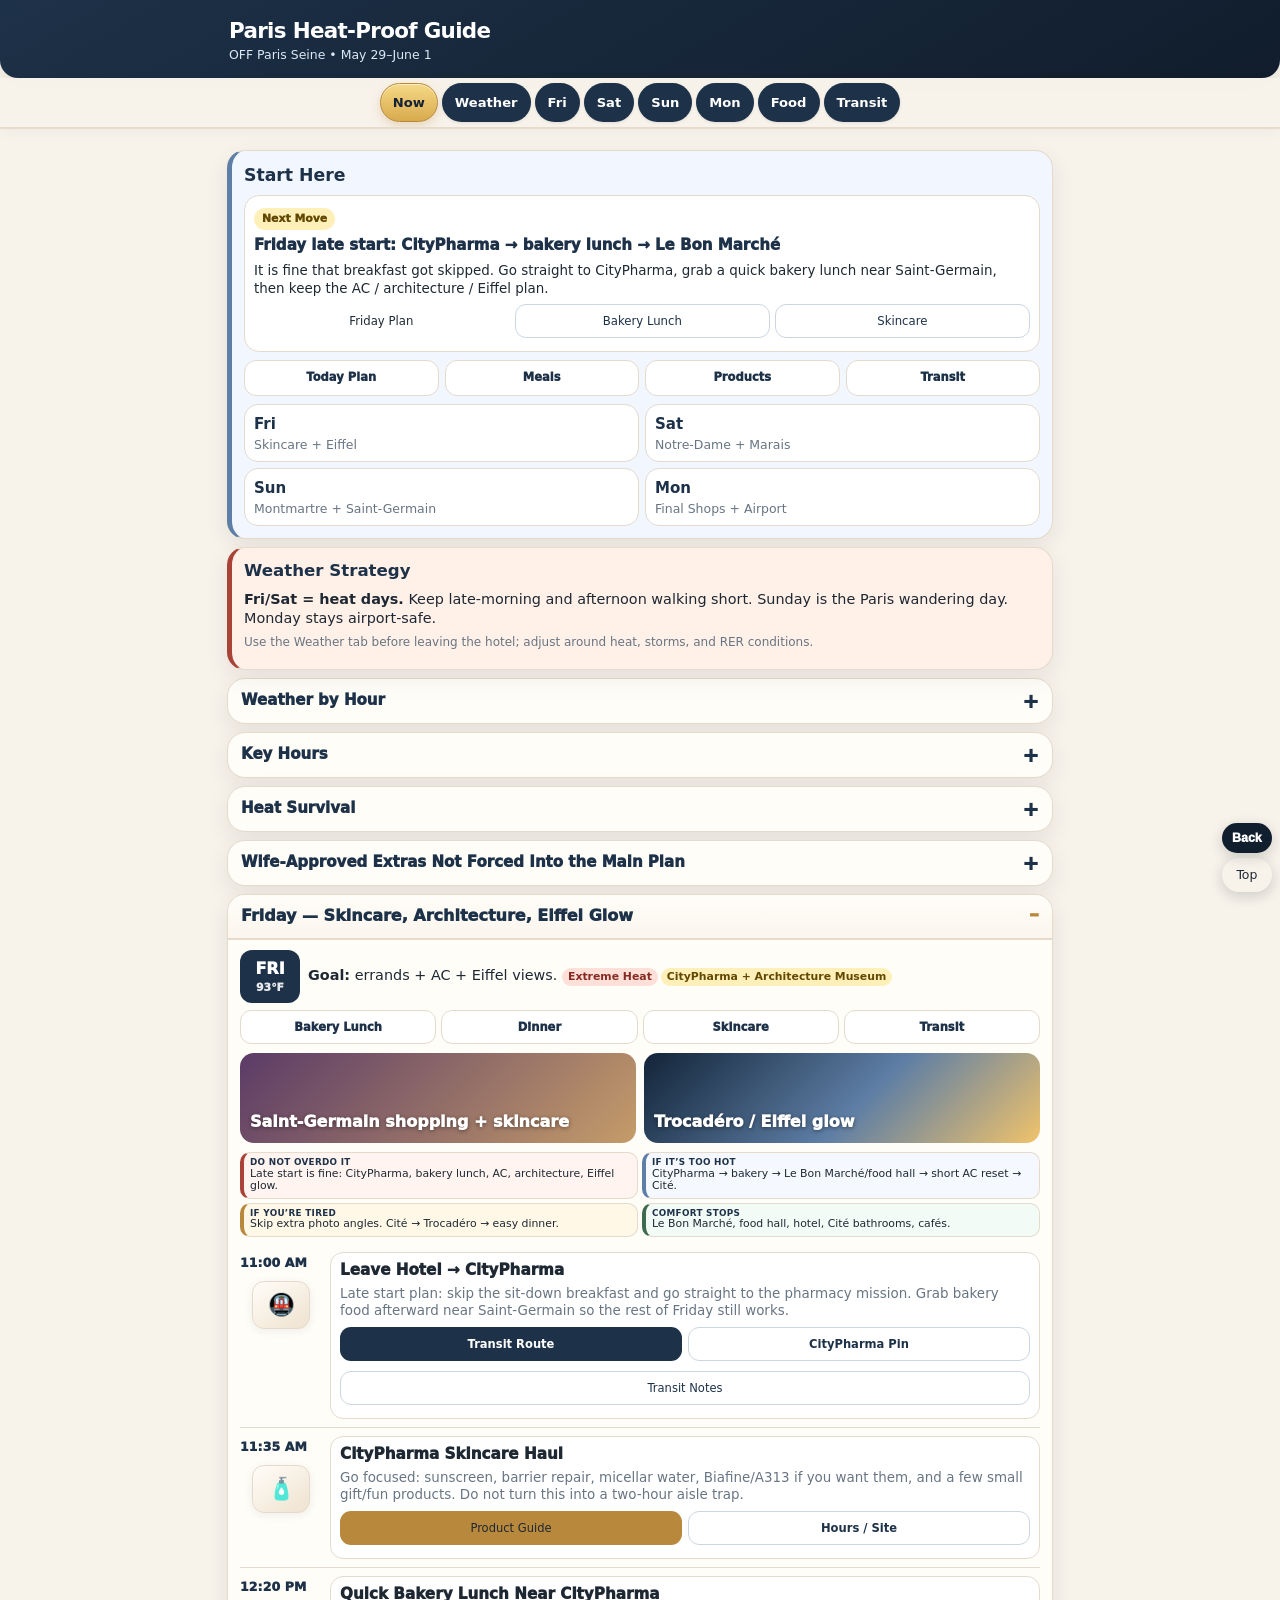
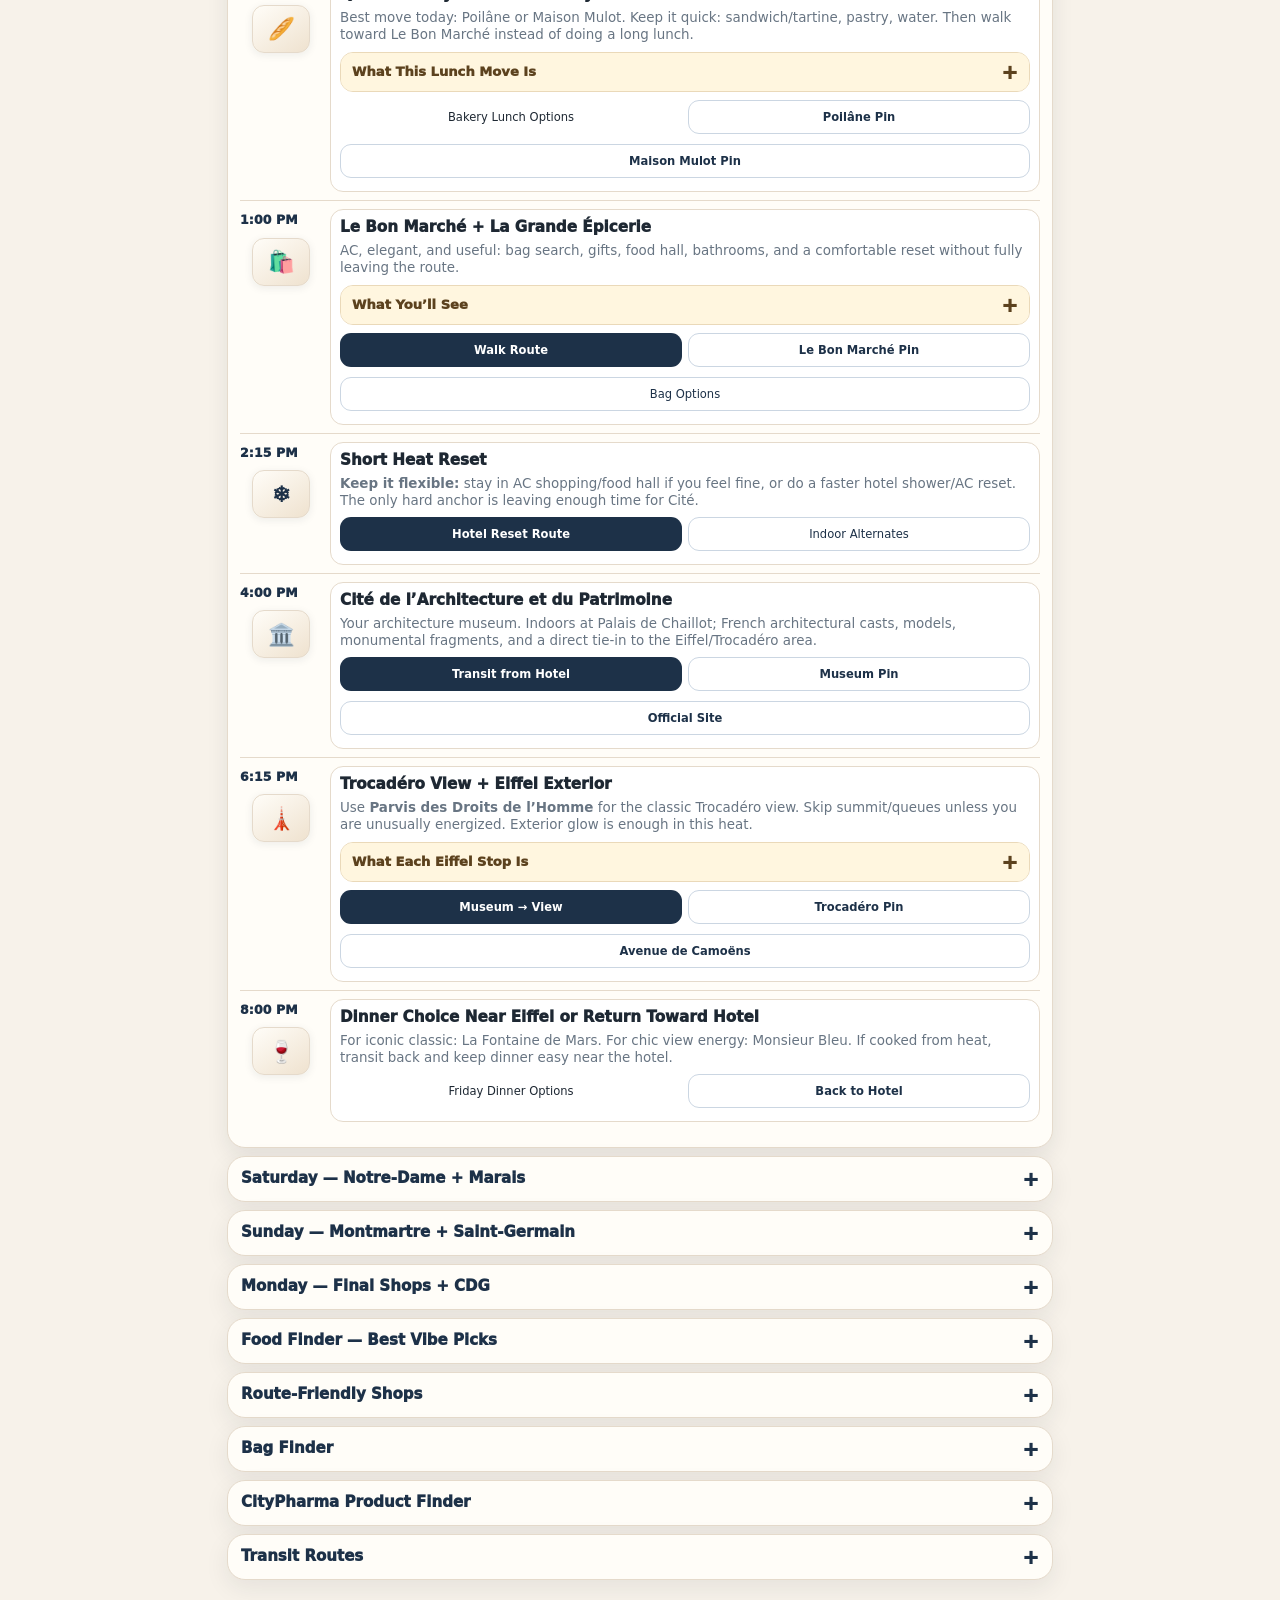
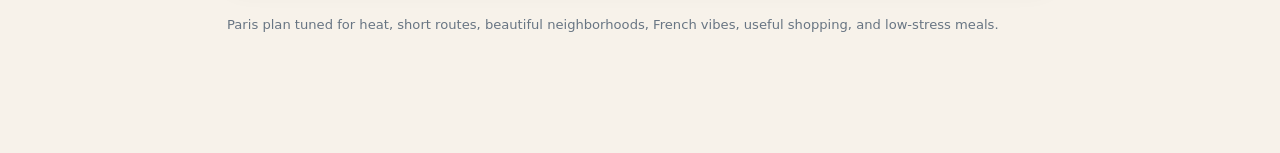
<file: Paris_Mobile_Guide.html>
<!DOCTYPE html>

<html lang="en"><head>
<meta charset="utf-8"/>
<meta content="width=device-width, initial-scale=1, viewport-fit=cover" name="viewport"/>
<meta content="#1f3147" name="theme-color"/>
<title>Paris Mobile Guide</title>
<style>
:root{--bg:#f7f2ea;--card:#fffdf8;--ink:#1e2833;--muted:#687583;--navy:#1d3148;--navy2:#294a6b;--gold:#b8893d;--green:#3d6b4f;--red:#a94337;--sand:#efe2cf;--line:#e5dacb;--soft:#f4efe7;--sky:#eef5fb;--shadow:0 8px 24px rgba(22,32,45,.08);--radius:18px}
*{box-sizing:border-box} html{scroll-behavior:smooth} body{margin:0;background:var(--bg);color:var(--ink);font:16px/1.45 system-ui,-apple-system,BlinkMacSystemFont,'Segoe UI',Roboto,Arial,sans-serif} a{color:inherit}
.wrap{max-width:850px;margin:0 auto;padding:14px 14px 80px} .hero{background:linear-gradient(150deg,var(--navy),#111d2c);color:white;border-radius:0 0 28px 28px;padding:20px 0 16px;box-shadow:var(--shadow)}
h1{font-size:1.72rem;line-height:1.05;margin:0 0 8px;letter-spacing:-.035em} h2{font-size:1.24rem;margin:22px 0 10px;color:var(--navy)} h3{font-size:1.08rem;margin:0 0 8px;color:var(--navy)} h4{font-size:.98rem;margin:10px 0 5px;color:var(--ink)} p{margin:.44rem 0} .sub{color:#dce8f5;font-size:.95rem} .muted{color:var(--muted)} .small{font-size:.9rem} .tiny{font-size:.8rem}
.topnav{position:sticky;top:0;z-index:20;background:rgba(247,242,234,.95);backdrop-filter:blur(10px);border-bottom:1px solid var(--line);padding:8px 10px;display:flex;flex-wrap:wrap;justify-content:center;gap:7px;overflow:visible;white-space:normal}
.topnav a,.topnav button{appearance:none;border:0;text-decoration:none;background:var(--navy);color:white;border-radius:999px;padding:9px 12px;font-size:.82rem;font-weight:900;min-height:38px} .topnav .alt{background:white;color:var(--navy);border:1px solid #cbd5df}
.card,details{background:var(--card);border:1px solid var(--line);border-radius:var(--radius);box-shadow:var(--shadow);margin:10px 0} .card{padding:14px} details{overflow:hidden} summary{padding:14px;font-weight:950;color:var(--navy);cursor:pointer;list-style:none;display:flex;align-items:center;justify-content:space-between;gap:10px} summary::-webkit-details-marker{display:none} summary:after{content:'+';font-size:1.25rem;line-height:1} details[open]>summary:after{content:'–'} .inside{border-top:1px solid var(--line);padding:12px 14px 14px}
.subdrop{box-shadow:none;background:white;border-radius:14px;margin:8px 0} .subdrop summary{padding:11px 12px;font-size:.96rem} .alert{border-left:5px solid var(--red);background:#fff0e8} .good{border-left:5px solid var(--green);background:#eef8f0} .info{border-left:5px solid #5e7ea5;background:#f1f6ff}
.pillrow,.links,.quicklinks{display:flex;flex-wrap:wrap;gap:7px;margin-top:9px} .pill{font-weight:850;font-size:.77rem;border-radius:999px;padding:6px 9px;background:rgba(255,255,255,.14);border:1px solid rgba(255,255,255,.22)}
.tag{display:inline-block;border-radius:999px;padding:3px 8px;font-size:.75rem;font-weight:900;background:var(--sand);color:#60471f;margin:2px 3px 2px 0} .tag.hot{background:#ffe0d9;color:#862b23} .tag.cool{background:#e7f4ed;color:#26553a} .tag.money{background:#eef2f6;color:#334155} .tag.must{background:#fff0ba;color:#624800} .tag.route{background:#e9f2ff;color:#284b70}
.btn{display:inline-flex;align-items:center;justify-content:center;text-decoration:none;border-radius:12px;padding:9px 10px;background:var(--navy);color:white;font-weight:900;font-size:.86rem;min-height:38px} .btn.alt{background:white;color:var(--navy);border:1px solid #cbd6e2} .btn.gold{background:var(--gold)} .btn.green{background:var(--green)} .btn.red{background:var(--red)}
.dayhead{display:flex;gap:10px;align-items:center;margin-bottom:8px} .datechip{min-width:76px;text-align:center;background:var(--navy);color:white;border-radius:14px;padding:9px 6px;font-weight:950} .datechip span{display:block;font-size:.72rem;opacity:.9}
.timeline{margin:8px 0} .event{display:grid;grid-template-columns:78px 1fr;gap:10px;border-top:1px solid var(--line);padding:10px 0} .event:first-child{border-top:0} .time{font-weight:950;color:var(--navy);font-variant-numeric:tabular-nums;font-size:.96rem} .box{background:white;border:1px solid var(--line);border-radius:14px;padding:11px} .title{font-weight:950;margin-bottom:2px} .why{color:var(--muted);font-size:.94rem}
.grid{display:grid;grid-template-columns:1fr;gap:10px} @media(min-width:720px){.grid.two{grid-template-columns:1fr 1fr} .grid.three{grid-template-columns:repeat(3,1fr)}}
.mini,.food-card{padding:11px 12px;border-radius:14px;background:white;border:1px solid var(--line);margin:8px 0} .food-card h4,.mini h4{margin-top:4px} table{border-collapse:collapse;width:100%;font-size:.9rem} th,td{text-align:left;border-bottom:1px solid var(--line);padding:8px 7px;vertical-align:top} th{color:var(--navy);background:#f7f2e9} .scroll-table{overflow-x:auto;-webkit-overflow-scrolling:touch}
.backbar{position:fixed;right:10px;bottom:10px;z-index:30;display:flex;flex-direction:column;gap:7px} .floatbtn{border:0;border-radius:999px;padding:10px 12px;background:#111e2e;color:white;font-weight:950;box-shadow:var(--shadow)} section,details{scroll-margin-top:72px} .source{font-size:.82rem;color:var(--muted)} .sep{height:1px;background:var(--line);margin:14px 0} .price{font-weight:950;color:#5d421b}
.photo-row{display:grid;grid-template-columns:1fr 1fr;gap:8px;margin:9px 0} .photo{min-height:90px;border-radius:14px;padding:10px;color:white;display:flex;align-items:flex-end;font-weight:950;text-shadow:0 1px 4px rgba(0,0,0,.45);background:linear-gradient(135deg,#284b70,#b8893d)} .photo.eiffel{background:linear-gradient(135deg,#122438,#5e7ea5 55%,#f0c36b)} .photo.nd{background:linear-gradient(135deg,#26394e,#6f7e89)} .photo.mont{background:linear-gradient(135deg,#6c4c4c,#d0ad75)} .photo.shop{background:linear-gradient(135deg,#5b3b67,#c59c69)} .photo.seine{background:linear-gradient(135deg,#1e435f,#4d85a8)}
.menu-img{width:100%;border-radius:14px;border:1px solid var(--line);margin-top:8px}
.product-card{box-shadow:none;border-radius:14px;background:#fff;margin:8px 0} .product-card summary{padding:10px 12px} .product-inside{display:grid;grid-template-columns:120px 1fr;gap:12px;align-items:start} .product-visual{height:150px;display:flex;align-items:center;justify-content:center;background:#f8f8f8;border:1px solid #e4e4e4;border-radius:14px;overflow:hidden}
.bottle,.tube,.spraybody{width:78px;height:118px;background:#fff;border:2px solid #ddd;border-radius:18px 18px 12px 12px;position:relative;box-shadow:0 5px 12px rgba(0,0,0,.08)} .tube{height:120px;width:70px;border-radius:12px;transform:rotate(-2deg)} .tube .cap{position:absolute;bottom:-8px;left:18px;width:34px;height:12px;background:#ddd;border-radius:3px} .bottle:before{content:'';position:absolute;top:-18px;left:25px;width:28px;height:22px;background:#f7f7f7;border:2px solid #ddd;border-radius:7px 7px 2px 2px} .brandbar{position:absolute;top:15px;left:20px;width:38px;height:18px;border-radius:3px} .ptext{position:absolute;left:9px;right:9px;top:42px;font-size:7.5px;line-height:1.08;text-align:center;color:#1d2733;font-weight:900} .jar{width:95px;height:90px;position:relative} .jarcap{height:22px;border-radius:10px 10px 4px 4px} .jarbody{height:66px;border:2px solid #ddd;background:#fff;border-radius:8px;position:relative} .dropper{width:80px;height:135px;position:relative} .pipette{height:35px;width:18px;background:#e6e6e6;margin:auto;border-radius:8px 8px 2px 2px} .dropper .bottle{height:95px;width:64px;margin:auto;border-radius:10px} .spray{width:80px;height:138px} .nozzle{width:32px;height:20px;background:#e6e6e6;margin:0 auto;border-radius:6px 6px 2px 2px} .spraybody{height:116px;margin:auto;border-radius:10px} @media(max-width:460px){.product-inside{grid-template-columns:1fr} .product-visual{height:140px}}
.footer{padding:20px 0;color:var(--muted);font-size:.82rem} @media print{.topnav,.backbar{display:none}.wrap{padding-bottom:20px}.btn{background:white!important;color:#111!important;border:1px solid #999}}

/* v2 upgrades: real images, meal-specific alternates, inline menu screenshots */
.time span{display:block}.time-img{width:68px;height:58px;object-fit:cover;border-radius:12px;border:1px solid var(--line);margin-top:7px;background:#e8edf2;box-shadow:0 4px 10px rgba(22,32,45,.08)}
.event-img{width:100%;height:128px;object-fit:cover;border-radius:14px;border:1px solid var(--line);margin:8px 0;background:#edf1f5;display:block}.event-img.tall{height:160px}
.meal-intro{background:#f9f3e7;border:1px solid var(--line);border-radius:14px;padding:10px 12px;margin:8px 0 12px}.meal-card{background:#fff;border:1px solid var(--line);border-radius:15px;padding:11px 12px;margin:8px 0;box-shadow:none}.meal-card h4{margin:5px 0 4px;color:var(--navy)}.meal-rank{display:flex;justify-content:space-between;align-items:flex-start;gap:8px}.ranknum{background:var(--navy);color:white;border-radius:999px;min-width:30px;height:30px;display:inline-flex;align-items:center;justify-content:center;font-weight:950;font-size:.8rem}.meal-meta{font-size:.82rem;color:var(--muted);font-weight:800}.meal-shot summary{padding:9px 10px;font-size:.88rem;background:#f7f2e9}.meal-shot{box-shadow:none;border-radius:12px;margin:9px 0 0}.menu-screen{width:100%;max-height:560px;object-fit:contain;background:#f7f7f7;border-radius:12px;border:1px solid var(--line);margin-top:8px}.menu-note{font-size:.8rem;color:var(--muted);margin-top:6px}.product-real-img{width:100%;height:155px;object-fit:contain;background:#fff;border-radius:14px;border:1px solid #e4e4e4}.product-source{font-size:.78rem;color:var(--muted);margin-top:4px}.source-badge{display:inline-block;font-size:.7rem;font-weight:950;background:#edf3f8;color:#294a6b;padding:3px 7px;border-radius:999px;margin-left:4px}.quick-meals{display:grid;grid-template-columns:1fr 1fr;gap:7px;margin-top:9px}.quick-meals .btn{font-size:.78rem;padding:8px 9px}@media(max-width:460px){.event{grid-template-columns:74px 1fr}.time-img{width:62px;height:54px}.event-img{height:112px}.quick-meals{grid-template-columns:1fr}.menu-screen{max-height:430px}}


/* v3 image fix: phone layout cleanup */
.event{grid-template-columns:92px 1fr;align-items:start}.time{padding-top:6px}.time-img{display:none!important}.event-img{width:100%;height:auto;max-height:210px;object-fit:cover;border-radius:14px;border:1px solid var(--line);background:#eef2f6;margin:6px 0 10px;display:block}.menu-screen{width:100%;height:auto;max-height:230px;object-fit:cover;border-radius:14px;border:1px solid var(--line);background:#f6efe3;margin:8px 0}.product-real-img{max-width:100%;max-height:180px;object-fit:contain;display:block;margin:auto;background:#fff}.img-fallback{border:1px dashed #cbd6e2;border-radius:14px;padding:12px;background:#f7f2ea;color:var(--muted);font-size:.9rem;font-weight:750;margin:8px 0}.menu-source-note{font-size:.82rem;color:var(--muted);margin-top:6px}.photo-row .photo{overflow:hidden}@media(max-width:520px){.event{grid-template-columns:78px 1fr;gap:8px}.event-img{max-height:168px}.box{padding:10px}.topnav a,.topnav button{padding:9px 11px}.links{gap:7px}.btn{font-size:.84rem}}


/* v4 mobile image/menu fixes */
.event{grid-template-columns:86px minmax(0,1fr);align-items:start;}
.time{display:flex;flex-direction:column;align-items:flex-start;gap:6px;padding-top:8px;}
.time span{display:block;font-weight:950;letter-spacing:.01em;}
.time-thumb{width:62px;height:54px;border-radius:15px;border:1px solid var(--line);background:linear-gradient(145deg,#fffdf8,#efe2cf);box-shadow:0 4px 12px rgba(22,32,45,.08);display:flex;align-items:center;justify-content:center;font-size:1.72rem;line-height:1;overflow:hidden;}
.event-img{display:none!important;}
.menu-screen{width:100%;height:auto;max-height:none;object-fit:contain;background:#fffdf8;border-radius:14px;border:1px solid var(--line);margin:8px 0;display:block;}
.meal-shot summary{font-weight:950;}
.menu-note{font-size:.82rem;color:var(--muted);margin-top:6px;}
.title{font-size:1.02rem;line-height:1.22;}
.links .btn{margin-bottom:4px;}
@media(max-width:520px){.event{grid-template-columns:82px minmax(0,1fr);gap:8px}.time-thumb{width:60px;height:52px;font-size:1.6rem}.box{min-width:0}.menu-screen{max-height:none}.topnav a,.topnav button{letter-spacing:.01em}}

/* v5 food/menu cleanup */
.meal-meta{font-size:.78rem;color:var(--muted);font-weight:900;text-align:right;line-height:1.15}
.menu-summary{margin:9px 0 8px;padding:9px 10px;border-radius:12px;background:#f8f3ea;border:1px solid var(--line);font-size:.9rem;color:var(--ink)}
.menu-summary b{color:var(--navy)}
.rank-reason{margin:7px 0 8px;padding:8px 10px;border-left:4px solid var(--gold);background:#fffaf0;border-radius:10px;font-size:.9rem;color:var(--muted)}
.meal-shot,.menu-screen,.menu-note{display:none!important}
.goal-note{background:#eef5fb;border:1px solid #d5e3f0;border-left:5px solid #5e7ea5;border-radius:14px;padding:10px 12px;margin:8px 0 12px;font-size:.92rem}


/* v6 mobile navigation clean-up */
.meal-jump-grid{display:grid;grid-template-columns:1fr;gap:8px;margin-top:8px}
.meal-day{background:#fff;border:1px solid var(--line);border-radius:14px;padding:10px}
.meal-day h4{margin:0 0 7px;color:var(--navy);font-size:.98rem}
.meal-day .links{margin-top:0}
.meal-day .btn{font-size:.82rem;padding:8px 9px;min-height:34px}
@media(min-width:680px){.meal-jump-grid{grid-template-columns:repeat(2,1fr)}}
@media(max-width:540px){
  .topnav{display:grid;grid-template-columns:repeat(5,minmax(0,1fr));gap:6px;padding:6px;justify-content:stretch}
  .topnav a,.topnav button{font-size:.72rem;padding:6px 4px;min-height:32px;border-radius:11px;text-align:center}
  .topnav button.alt{display:none}
  .dayhead{align-items:flex-start}.datechip{min-width:68px}.event{grid-template-columns:74px 1fr;gap:8px}
  .meal-card{margin:8px 0}.meal-rank{gap:7px}
}

/* v7 quick-use polish */
.quick-hero{background:linear-gradient(135deg,#fffdf8,#f3eadc);border:1px solid var(--line);border-radius:20px;padding:13px;margin:8px 0 12px;box-shadow:var(--shadow)}
.next-grid{display:grid;grid-template-columns:1fr;gap:9px}.next-card{background:white;border:1px solid var(--line);border-radius:16px;padding:11px}.next-card h3{margin:0 0 5px}.next-card .bigline{font-weight:950;font-size:1.02rem;color:var(--navy)}
.day-dashboard{display:grid;grid-template-columns:1fr;gap:9px;margin:10px 0}.day-card{background:white;border:1px solid var(--line);border-radius:16px;padding:11px}.day-card h4{margin:0 0 5px;color:var(--navy)}.day-card p{margin:.25rem 0;color:var(--muted);font-size:.92rem}.day-card .links{margin-top:7px}.day-card .btn{font-size:.8rem;padding:8px 9px;min-height:34px}
@media(min-width:720px){.next-grid{grid-template-columns:1fr 1fr}.day-dashboard{grid-template-columns:repeat(4,1fr)}}
.day-pivots{display:grid;grid-template-columns:1fr;gap:8px;margin:10px 0 12px}.pivot{border:1px solid var(--line);border-radius:14px;background:#fff;padding:10px;font-size:.92rem}.pivot b{color:var(--navy)}.pivot.red{border-left:5px solid var(--red);background:#fff4ef}.pivot.green{border-left:5px solid var(--green);background:#f2fbf5}.pivot.blue{border-left:5px solid #5e7ea5;background:#f5f9ff}.pivot.gold{border-left:5px solid var(--gold);background:#fff8e7}
@media(min-width:720px){.day-pivots{grid-template-columns:repeat(2,1fr)}}
.checklist{list-style:none;margin:8px 0 0;padding:0}.checklist li{background:#fff;border:1px solid var(--line);border-radius:12px;padding:8px 9px;margin:6px 0}.checklist li:before{content:'✓';font-weight:950;color:var(--green);margin-right:7px}
.hours-grid{display:grid;grid-template-columns:1fr;gap:9px}.hours-card{background:white;border:1px solid var(--line);border-radius:14px;padding:10px}.hours-card h4{margin:0 0 4px;color:var(--navy)}.hours-card p{font-size:.9rem}.hours-card .tiny{margin-top:4px}.water-note{background:#eef8f0;border-left:5px solid var(--green);border-radius:14px;padding:10px;margin:8px 0}
@media(min-width:720px){.hours-grid{grid-template-columns:repeat(2,1fr)}}
.meal-decision{display:grid;grid-template-columns:1fr;gap:10px}.pick-block{border:1px solid var(--line);border-radius:16px;background:#fff;padding:10px}.pick-label{display:inline-flex;align-items:center;border-radius:999px;padding:4px 9px;font-size:.75rem;font-weight:950;margin-bottom:7px}.pick-label.best{background:#fff0ba;color:#624800}.pick-label.backup{background:#e7f4ed;color:#26553a}.pick-label.mood{background:#e9f2ff;color:#284b70}.pick-block .meal-card{border:0;margin:0;padding:0;box-shadow:none}.more-options{box-shadow:none;background:#fbf7ef;border-radius:16px}.more-options summary{padding:12px}.more-options .inside{background:#fffdf8}
@media(min-width:720px){.meal-decision{grid-template-columns:repeat(3,1fr)}.meal-decision .pick-block .links{display:flex;flex-direction:column;align-items:flex-start}.meal-decision .btn{width:100%}}
.priority-grid{display:grid;grid-template-columns:1fr;gap:10px}.priority-card{background:white;border:1px solid var(--line);border-radius:16px;padding:12px}.priority-card h4{margin:0 0 6px;color:var(--navy)}.priority-card ul{margin:.25rem 0 0 1.1rem;padding:0}.priority-card li{margin:.22rem 0}.priority-card.buy{border-left:5px solid var(--green)}.priority-card.room{border-left:5px solid var(--gold)}.priority-card.skip{border-left:5px solid var(--red)}
@media(min-width:720px){.priority-grid{grid-template-columns:repeat(3,1fr)}}
.flight-card{background:#111e2e;color:white;border-radius:16px;padding:13px;margin:10px 0}.flight-card h4{color:white;margin:0 0 5px}.flight-card p{color:#e9f2ff}.flight-card .pill{background:rgba(255,255,255,.12)}
.nav-compact{display:flex;flex-wrap:wrap;gap:7px;margin:8px 0}.nav-compact a{flex:1 1 120px;text-align:center}.tiny-muted{font-size:.78rem;color:var(--muted)}


/* v8 compact header + cleaner start panel */
.hero{border-radius:0 0 18px 18px;padding:10px 0 8px;box-shadow:0 6px 18px rgba(22,32,45,.08)}
.hero .wrap{padding:12px 14px 10px!important}.hero h1{font-size:1.48rem;margin:0 0 4px;letter-spacing:-.032em}.hero .sub{font-size:.86rem;line-height:1.25;margin:0;color:#dce8f5}.topnav{padding:7px 9px;gap:6px}.topnav a,.topnav button{min-height:34px;padding:8px 10px;font-size:.79rem}
.quick-start-compact{padding:12px}.quick-title-row{display:flex;align-items:flex-start;justify-content:space-between;gap:10px;margin-bottom:8px}.quick-title-row h2{font-size:1.16rem}.quick-muted{font-size:.86rem;color:var(--muted);margin:.15rem 0 0}.flight-mini{flex:0 0 auto;background:var(--navy);color:#fff;border-radius:999px;padding:5px 9px;font-weight:950;font-size:.74rem;white-space:nowrap}.now-card{background:white;border:1px solid var(--line);border-radius:15px;padding:10px;margin:8px 0}.now-label{display:inline-block;background:#fff0ba;color:#624800;border-radius:999px;padding:3px 8px;font-size:.72rem;font-weight:950}.now-line{font-weight:950;color:var(--navy);font-size:1rem;margin-top:5px}.now-card p{font-size:.9rem;margin:.35rem 0}.compact-actions{margin-top:7px}.dash-pills{display:grid;grid-template-columns:1fr 1fr;gap:7px;margin-top:8px}.dash-pills a{text-decoration:none;background:#fff;border:1px solid var(--line);border-radius:14px;padding:9px;color:var(--ink);min-height:58px;display:flex;flex-direction:column;justify-content:center}.dash-pills b{color:var(--navy);font-size:.94rem}.dash-pills span{color:var(--muted);font-size:.78rem;line-height:1.15;margin-top:2px}.priority-card li{font-size:.92rem}.product-real-img{min-height:130px}
@media(max-width:430px){.hero h1{font-size:1.36rem}.hero .sub{font-size:.8rem}.flight-mini{font-size:.68rem;padding:4px 7px}.dash-pills{grid-template-columns:1fr}.dash-pills a{min-height:48px}.topnav a,.topnav button{font-size:.76rem;padding:7px 9px}.quick-start-compact{padding:10px}.quick-title-row{align-items:center}}


/* v9: compact sticky nav — no three-line header stack */
.topnav .nav-hidden-control{display:none!important}
@media(min-width:541px){
  .topnav{display:flex!important;flex-wrap:nowrap!important;justify-content:center!important;overflow-x:auto!important;white-space:nowrap!important;padding:7px 8px!important;gap:6px!important}
  .topnav a{min-width:auto!important;padding:8px 12px!important;font-size:.8rem!important;min-height:34px!important;border-radius:999px!important}
}
@media(max-width:540px){
  .topnav{display:grid!important;grid-template-columns:repeat(4,minmax(0,1fr))!important;gap:5px!important;padding:6px!important;justify-content:stretch!important;overflow:visible!important;white-space:normal!important}
  .topnav a{font-size:.72rem!important;padding:6px 4px!important;min-height:31px!important;border-radius:11px!important;text-align:center!important;line-height:1.05!important}
}
.product-card.restored-med summary{color:#15324f}
.med-note{border-left:4px solid var(--red);background:#fff3ee;border-radius:12px;padding:9px 10px;margin:8px 0;font-size:.9rem;color:var(--ink)}


/* v10 compact notes + expandable meal cards */
.day-pivots{grid-template-columns:repeat(2,minmax(0,1fr));gap:6px;margin:8px 0 10px}
.pivot{border-radius:11px;padding:6px 8px;font-size:.78rem;line-height:1.22;box-shadow:none}
.pivot b{display:block;font-size:.66rem;line-height:1.05;letter-spacing:.045em;text-transform:uppercase;margin:0 0 2px;color:var(--navy)}
.pivot.red,.pivot.green,.pivot.blue,.pivot.gold{border-left-width:4px}
@media(max-width:390px){.day-pivots{grid-template-columns:1fr 1fr}.pivot{font-size:.72rem;padding:6px}.pivot b{font-size:.62rem}}
.meal-intro{font-size:.86rem;line-height:1.28;padding:8px 10px;margin:6px 0 9px}
.pick-block{padding:8px}.pick-label{font-size:.68rem;padding:3px 7px;margin-bottom:6px}
.meal-toggle{padding:0!important;margin:6px 0!important;background:#fff;border:1px solid var(--line)!important;border-radius:14px!important;box-shadow:none!important;overflow:hidden}
.meal-toggle>summary{padding:9px 10px!important;display:block!important;align-items:normal!important;justify-content:normal!important;gap:0!important;color:var(--ink)!important;background:#fff!important}
.meal-toggle>summary:after{float:right;margin-left:6px;color:var(--navy)}
.meal-sum-line{display:flex;align-items:center;gap:7px;padding-right:18px}
.meal-sum-line strong{font-size:.94rem;line-height:1.1;color:var(--navy)}
.meal-sum-tags{display:flex;flex-wrap:wrap;gap:4px;align-items:center;margin:4px 0 0 37px}
.meal-sum-tags .tag{font-size:.66rem;padding:2px 6px;margin:0}.meal-sum-tags .meal-meta{font-size:.7rem;color:var(--muted);font-weight:850}
.meal-sum-vibe{margin:4px 18px 0 37px;font-size:.78rem;line-height:1.2;color:var(--muted)}
.meal-body{border-top:1px solid var(--line);padding:9px 10px 10px;background:#fffdf8}.meal-body h4{display:none}.meal-body>.meal-rank{display:none}.meal-body p{font-size:.88rem;line-height:1.32}.meal-body .rank-reason,.meal-body .menu-summary{font-size:.84rem;line-height:1.3;margin:.45rem 0}.meal-body .links{margin-top:7px}.meal-body .btn{min-height:34px;font-size:.78rem;padding:8px 9px}.more-options summary{padding:10px 11px!important;font-size:.88rem}.more-options .grid.two{gap:7px}
@media(min-width:720px){.meal-decision{gap:8px}.meal-decision .pick-block .links{display:flex;flex-direction:column;align-items:stretch}.meal-decision .btn{width:100%}}
@media(max-width:540px){.meal-decision{gap:7px}.meal-sum-line strong{font-size:.9rem}.meal-sum-tags{margin-left:36px}.meal-sum-vibe{margin-left:36px;font-size:.76rem}.meal-body .links{display:grid;grid-template-columns:1fr 1fr;gap:6px}.meal-body .links .btn{width:100%;margin:0}}


/* v11 mobile usability polish */
:root{--tap:44px;--navh:72px}
html{scroll-padding-top:86px}
body{-webkit-text-size-adjust:100%;text-rendering:optimizeLegibility;-webkit-tap-highlight-color:rgba(29,49,72,.12)}
button,a,summary{touch-action:manipulation}
.wrap{padding-left:max(12px,env(safe-area-inset-left));padding-right:max(12px,env(safe-area-inset-right));padding-bottom:max(92px,calc(78px + env(safe-area-inset-bottom)))}
.hero{position:relative;z-index:31}.hero .wrap{padding-top:10px!important;padding-bottom:8px!important}.hero h1{font-size:1.34rem!important}.hero .sub{font-size:.78rem!important;white-space:nowrap;overflow:hidden;text-overflow:ellipsis}
.topnav{position:sticky!important;top:0!important;z-index:40!important;display:grid!important;grid-template-columns:repeat(4,minmax(0,1fr))!important;gap:4px!important;padding:5px 6px calc(5px + env(safe-area-inset-top)*0)!important;background:rgba(247,242,234,.97)!important;border-bottom:1px solid rgba(229,218,203,.95)!important;box-shadow:0 5px 14px rgba(22,32,45,.07)!important;backdrop-filter:blur(14px)!important;overflow:visible!important;white-space:normal!important}
.topnav a{display:flex!important;align-items:center!important;justify-content:center!important;min-width:0!important;min-height:32px!important;padding:6px 4px!important;border-radius:10px!important;font-size:.72rem!important;line-height:1!important;text-align:center!important;letter-spacing:.01em!important}.topnav a.active{background:var(--gold)!important;color:#1d2733!important}.topnav .nav-hidden-control{display:none!important}
section,details{scroll-margin-top:88px}.card,details{margin:8px 0}.card{padding:12px}summary{min-height:var(--tap);padding:12px 13px}details[open]>summary{border-bottom:1px solid var(--line);background:linear-gradient(180deg,#fffdf8,#fbf6ee)}.inside{padding:10px 12px 12px}
.quick-start-compact{margin-top:8px!important}.quick-title-row{margin-bottom:6px}.quick-title-row h2{font-size:1.08rem!important}.quick-muted{display:none}.flight-mini{font-size:.68rem;padding:4px 7px}.now-card{padding:9px;margin:7px 0}.now-label{font-size:.68rem}.now-line{font-size:.94rem}.now-card p{font-size:.84rem;line-height:1.28}.compact-actions{display:grid!important;grid-template-columns:repeat(3,minmax(0,1fr));gap:6px}.compact-actions .btn{min-height:34px;font-size:.73rem;padding:7px 5px;width:100%}
.utility-strip{display:grid;grid-template-columns:repeat(4,minmax(0,1fr));gap:6px;margin:8px 0}.utility-strip a{background:#fff;border:1px solid var(--line);border-radius:12px;min-height:36px;display:flex;align-items:center;justify-content:center;text-decoration:none;color:var(--navy);font-weight:950;font-size:.72rem;text-align:center;padding:5px}.dash-pills{grid-template-columns:repeat(2,minmax(0,1fr))!important;gap:6px!important;margin-top:7px!important}.dash-pills a{min-height:48px!important;padding:8px!important}.dash-pills b{font-size:.88rem}.dash-pills span{font-size:.73rem}
.dayhead{gap:8px;margin-bottom:6px}.datechip{min-width:60px;padding:7px 5px;border-radius:12px}.datechip span{font-size:.68rem}.dayhead>div:last-child{font-size:.9rem;line-height:1.28}.tag{font-size:.68rem;padding:2px 6px}.photo-row{display:none!important}.day-mini-nav{display:grid;grid-template-columns:repeat(4,minmax(0,1fr));gap:5px;margin:7px 0 8px}.day-mini-nav a{min-height:34px;display:flex;align-items:center;justify-content:center;text-decoration:none;background:#fff;border:1px solid var(--line);border-radius:11px;color:var(--navy);font-weight:950;font-size:.72rem;padding:5px;text-align:center}.day-pivots{margin:6px 0 8px!important;gap:5px!important}.pivot{font-size:.74rem!important;padding:6px 7px!important}.pivot b{font-size:.6rem!important;letter-spacing:.035em!important}
.timeline{margin:5px 0}.event{grid-template-columns:58px 1fr!important;gap:8px!important;padding:8px 0!important}.time{padding-top:4px!important;font-size:.78rem!important;line-height:1.1!important;text-align:center}.time span{display:block}.time-thumb{width:48px!important;height:42px!important;margin:5px auto 0!important;border-radius:12px!important;font-size:1.35rem!important;box-shadow:0 2px 8px rgba(22,32,45,.08)!important}.box{padding:9px!important;border-radius:13px}.title{font-size:.95rem;line-height:1.18}.why{font-size:.84rem!important;line-height:1.3!important;margin:.32rem 0!important}.box .links{display:grid!important;grid-template-columns:repeat(2,minmax(0,1fr));gap:6px!important;margin-top:7px!important}.box .links .btn{width:100%;min-height:34px;font-size:.72rem;padding:7px 5px;text-align:center}.box .links .btn:nth-last-child(1):nth-child(odd){grid-column:1/-1}
.btn{min-height:36px;border-radius:11px;font-size:.76rem;padding:8px 8px}.links{gap:6px}.grid{gap:8px}.mini,.food-card{padding:9px 10px;border-radius:13px}.mini h4,.food-card h4{font-size:.94rem}.mini p,.food-card p{font-size:.85rem;line-height:1.3}
.meal-intro{font-size:.8rem!important;padding:7px 9px!important}.meal-decision{gap:7px!important}.pick-block{padding:7px!important;border-radius:14px}.pick-label{font-size:.62rem!important}.meal-toggle>summary{padding:8px 9px!important;min-height:42px}.meal-sum-line{gap:6px}.ranknum{min-width:25px!important;height:25px!important;font-size:.72rem!important}.meal-sum-line strong{font-size:.86rem!important}.meal-sum-tags{margin-left:31px!important}.meal-sum-vibe{margin-left:31px!important;font-size:.73rem!important}.meal-body{padding:8px 9px!important}.meal-body p,.meal-body .rank-reason,.meal-body .menu-summary{font-size:.8rem!important;line-height:1.28!important}.meal-body .links{display:grid!important;grid-template-columns:repeat(2,minmax(0,1fr));gap:6px!important}.meal-body .btn{width:100%;min-height:34px;font-size:.72rem;padding:7px 5px}.more-options summary{font-size:.82rem!important;min-height:40px!important}.more-options .inside{padding:8px!important}.more-options .grid.two{display:block!important}
.hours-card p,.water-note,.checklist li{font-size:.84rem;line-height:1.3}.flight-card{padding:10px!important;border-radius:14px}.flight-card h4{font-size:.98rem}.flight-card p{font-size:.86rem;line-height:1.32}.flight-card .links{display:grid;grid-template-columns:1fr 1fr;gap:6px}.flight-card .btn{width:100%}
.product-card summary{font-size:.9rem!important;line-height:1.15}.product-inside{grid-template-columns:82px 1fr!important;gap:9px!important}.product-real-img{height:96px!important;min-height:96px!important}.product-inside p{font-size:.82rem;line-height:1.25}.product-inside .links{display:grid;grid-template-columns:1fr;gap:6px}.product-inside .btn{width:100%;font-size:.72rem;min-height:32px}
.backbar{right:8px!important;bottom:max(8px,env(safe-area-inset-bottom))!important;gap:5px}.floatbtn{padding:8px 10px!important;font-size:.78rem!important;box-shadow:0 4px 14px rgba(22,32,45,.18)!important}
@media(max-width:360px){.topnav a{font-size:.68rem!important;min-height:30px!important}.compact-actions,.utility-strip{grid-template-columns:repeat(2,minmax(0,1fr))}.day-pivots{grid-template-columns:1fr!important}.day-mini-nav{grid-template-columns:repeat(2,minmax(0,1fr))}.box .links,.meal-body .links,.flight-card .links{grid-template-columns:1fr!important}.event{grid-template-columns:52px 1fr!important}.time-thumb{width:42px!important;height:38px!important}.hero .sub{white-space:normal}}
@media(min-width:650px){.topnav{display:flex!important;justify-content:center!important}.topnav a{padding:7px 14px!important;border-radius:999px!important}.photo-row{display:grid!important}.event{grid-template-columns:82px 1fr!important}.time-thumb{width:58px!important;height:48px!important}.product-inside{grid-template-columns:120px 1fr!important}.product-real-img{height:145px!important}.more-options .grid.two{display:grid!important}}
@media(prefers-reduced-motion:reduce){html{scroll-behavior:auto!important}*{animation-duration:.001ms!important;transition-duration:.001ms!important}}


/* v11.1 shorter mobile headings */
main.wrap>details>summary{font-size:.94rem!important;line-height:1.18!important;padding:11px 13px!important}
main.wrap>details[open]>summary{font-size:1rem!important}.alert p{font-size:.9rem!important;line-height:1.32!important}.alert .source{font-size:.75rem!important}.alert h2{font-size:1.04rem!important;margin-bottom:5px!important}.alert{padding:11px 12px!important}


/* v12 final nav accuracy + app-like motion */
:root{--navh:72px;--active-gold:#f4cf72;--active-gold-2:#e6b954;--ease:cubic-bezier(.2,.8,.2,1)}
html{scroll-behavior:auto!important;scroll-padding-top:calc(var(--navh) + 12px)!important}
[id]{scroll-margin-top:calc(var(--navh) + 12px)!important}
.hero .sub{white-space:normal!important;overflow:visible!important;text-overflow:clip!important}.quick-title-row{display:block!important}.flight-mini{display:none!important}
.topnav{isolation:isolate;contain:paint;transition:box-shadow .24s var(--ease),background-color .24s var(--ease)!important}
.topnav a{position:relative!important;border:1px solid rgba(255,255,255,0)!important;box-shadow:0 1px 3px rgba(22,32,45,.08)!important;transition:background-color .18s var(--ease),color .18s var(--ease),box-shadow .18s var(--ease),border-color .18s var(--ease),transform .16s var(--ease)!important;-webkit-tap-highlight-color:transparent!important}
.topnav a.active,.topnav a.nav-pressed{background:linear-gradient(180deg,var(--active-gold),var(--active-gold-2))!important;color:#142236!important;border-color:#b8893d!important;box-shadow:0 5px 12px rgba(184,137,61,.30),inset 0 1px 0 rgba(255,255,255,.55)!important;transform:translateY(-1px)!important;text-shadow:none!important}
.topnav a:focus-visible,.btn:focus-visible,summary:focus-visible{outline:3px solid rgba(244,207,114,.65)!important;outline-offset:2px!important}.topnav a:active,.btn:active,summary:active{transform:scale(.985)!important}
@media(max-width:540px){.topnav a{font-size:.70rem!important;letter-spacing:0!important}.topnav a[title="Weather"]{font-size:.66rem!important}}
.card,details,.box,.mini,.hours-card,.meal-toggle,.product-card,.btn,.day-mini-nav a,.utility-strip a,.dash-pills a{transition:transform .18s var(--ease),box-shadow .18s var(--ease),border-color .18s var(--ease),background-color .18s var(--ease)!important}
.btn:hover,.day-mini-nav a:hover,.utility-strip a:hover,.dash-pills a:hover{box-shadow:0 5px 14px rgba(22,32,45,.10)}
details[open]{box-shadow:0 10px 26px rgba(22,32,45,.09)!important}details[open]>.inside{animation:openFade .22s var(--ease)}summary:after{transition:transform .18s var(--ease),color .18s var(--ease)}details[open]>summary:after{transform:rotate(180deg);color:var(--gold)}
.meal-toggle[open]{border-color:#dac7a6!important;background:#fffaf0!important;box-shadow:0 8px 18px rgba(22,32,45,.08)!important}.meal-toggle>summary{transition:background-color .18s var(--ease),color .18s var(--ease)!important}.meal-toggle[open]>summary{background:#fff8e7!important}.event .box:hover,.meal-toggle:hover,.product-card:hover{border-color:#d5c4ad!important}
.scroll-target{animation:targetGlow 1.05s var(--ease)}
@keyframes openFade{from{opacity:0;transform:translateY(-4px)}to{opacity:1;transform:translateY(0)}}@keyframes targetGlow{0%{box-shadow:0 0 0 0 rgba(244,207,114,.0)}18%{box-shadow:0 0 0 4px rgba(244,207,114,.55)}100%{box-shadow:var(--shadow)}}
@media(prefers-reduced-motion:reduce){html{scroll-behavior:auto!important}.scroll-target{animation:none!important}.topnav a,.btn,summary,details[open]>.inside{transition:none!important}}



/* v13: stable nav state + smoother final-product motion */
:root{--ease-out:cubic-bezier(.16,1,.3,1);--ease-snap:cubic-bezier(.34,1.56,.64,1)}
.topnav a{will-change:transform,box-shadow,background-color;transform:translateZ(0);backface-visibility:hidden}
.topnav a.active{background:linear-gradient(180deg,var(--active-gold),var(--active-gold-2))!important;color:#142236!important;border-color:#b8893d!important;box-shadow:0 5px 12px rgba(184,137,61,.28),inset 0 1px 0 rgba(255,255,255,.58)!important;transform:translateY(-1px) translateZ(0)!important}
.topnav a.nav-pressed:not(.active){background:var(--navy)!important;color:white!important;border-color:rgba(255,255,255,0)!important;box-shadow:0 1px 3px rgba(22,32,45,.08)!important;animation:navTap .24s var(--ease-snap)}
body.is-navigating .topnav a{transition:transform .16s var(--ease-out),box-shadow .18s var(--ease-out),background-color .22s linear,color .22s linear,border-color .22s linear!important}
@keyframes navTap{0%{transform:scale(1)}45%{transform:scale(.955)}100%{transform:scale(1)}}

summary{position:relative;overflow:hidden;touch-action:manipulation}
summary:before{content:'';position:absolute;left:13px;right:13px;bottom:0;height:2px;background:linear-gradient(90deg,transparent,var(--gold),transparent);transform:scaleX(0);opacity:0;transition:transform .32s var(--ease-out),opacity .32s var(--ease-out)}
details[open]>summary:before{transform:scaleX(1);opacity:.7}
details.details-animating>.inside{overflow:hidden;will-change:height,opacity,transform}
details[open]>.inside{animation:detailsOpenV13 .26s var(--ease-out)}
@keyframes detailsOpenV13{0%{opacity:.35;transform:translateY(-7px) scale(.995)}100%{opacity:1;transform:translateY(0) scale(1)}}
.meal-toggle[open]{animation:cardLiftV13 .24s var(--ease-out)}
@keyframes cardLiftV13{0%{transform:translateY(3px) scale(.997)}100%{transform:translateY(0) scale(1)}}

.btn,.day-mini-nav a,.utility-strip a,.dash-pills a,.floatbtn{will-change:transform,box-shadow;transform:translateZ(0);touch-action:manipulation}
.tap-pop{animation:tapPopV13 .26s var(--ease-snap)!important}
@keyframes tapPopV13{0%{transform:scale(1) translateZ(0)}45%{transform:scale(.965) translateZ(0)}100%{transform:scale(1) translateZ(0)}}

.event .box,.meal-toggle,.product-card,.hours-card,.mini,.flight-card,.card{backface-visibility:hidden}
@media(prefers-reduced-motion:no-preference){
  body.reveal-ready .event,body.reveal-ready .meal-toggle,body.reveal-ready .product-card,body.reveal-ready .hours-card,body.reveal-ready .flight-card{transition:opacity .42s var(--ease-out),transform .42s var(--ease-out),box-shadow .18s var(--ease-out),border-color .18s var(--ease-out)}
  body.reveal-ready .event:not(.in-view),body.reveal-ready .meal-toggle:not(.in-view),body.reveal-ready .product-card:not(.in-view),body.reveal-ready .hours-card:not(.in-view),body.reveal-ready .flight-card:not(.in-view){opacity:0;transform:translateY(12px)}
  body.reveal-ready .event.in-view,body.reveal-ready .meal-toggle.in-view,body.reveal-ready .product-card.in-view,body.reveal-ready .hours-card.in-view,body.reveal-ready .flight-card.in-view{opacity:1;transform:translateY(0)}
}
@media(prefers-reduced-motion:reduce){.tap-pop,.topnav a.nav-pressed,.meal-toggle[open],details[open]>.inside{animation:none!important}summary:before{transition:none!important}}



/* v14 mobile polish: stable nav, smoother drops, cleaner tap states */
:root{--ease-butter:cubic-bezier(.16,1,.3,1);--ease-soft:cubic-bezier(.22,.61,.36,1)}
*{-webkit-tap-highlight-color:transparent!important}
.topnav{transform:translateZ(0);backface-visibility:hidden;will-change:contents;contain:layout paint style!important}
.topnav a{transition:color .14s linear, background .14s linear, border-color .14s linear, box-shadow .16s var(--ease-soft)!important;transform:none!important;will-change:auto!important;outline:none!important}
.topnav a.active{background:linear-gradient(180deg,#f3cf72,#d5a94e)!important;color:#142236!important;border-color:#bd8b34!important;box-shadow:0 3px 9px rgba(184,137,61,.24), inset 0 1px 0 rgba(255,255,255,.55)!important;transform:none!important}
.topnav a:active,.topnav a.nav-pressed,.topnav a.nav-pressed:not(.active){transform:none!important;animation:none!important;background:var(--navy);color:#fff}
.topnav a.active:active,.topnav a.active.nav-pressed{background:linear-gradient(180deg,#f3cf72,#d5a94e)!important;color:#142236!important;box-shadow:0 3px 9px rgba(184,137,61,.24), inset 0 1px 0 rgba(255,255,255,.55)!important}
body.is-navigating .topnav a{transition:none!important}
summary{border-radius:inherit!important;outline:none!important;user-select:none;-webkit-user-select:none;background-clip:padding-box!important;transition:background-color .22s var(--ease-soft), color .22s var(--ease-soft), box-shadow .22s var(--ease-soft)!important}
summary:active{transform:none!important;background-color:rgba(244,239,231,.72)!important}
details[open]>summary{background:linear-gradient(180deg,#fffdf8,#fbf6ee)!important}
summary:before{display:none!important}
summary:after{transition:transform .28s var(--ease-butter), color .22s var(--ease-soft), opacity .22s var(--ease-soft)!important}
details[open]>summary:after{transform:rotate(180deg)!important;color:var(--gold)!important}
details.details-animating{overflow:hidden!important}
details.details-animating>.inside{will-change:height,opacity,transform!important;overflow:hidden!important}
details[open]>.inside{animation:none!important}
.meal-toggle[open]{transform:translateY(-1px);box-shadow:0 7px 18px rgba(22,32,45,.09)!important;border-color:#decaa7!important}
.route-notes{box-shadow:none!important;background:#fffaf0!important;border:1px solid #ead9b9!important;border-radius:13px!important;margin:8px 0!important}
.route-notes>summary{min-height:38px!important;padding:9px 11px!important;font-size:.82rem!important;color:#5c421e!important;background:#fff6df!important}
.route-notes>.inside{padding:9px 11px 10px!important;border-top:1px solid #ead9b9!important}
.route-notes p{font-size:.84rem!important;line-height:1.32!important;margin:.35rem 0!important}.route-notes b{color:#1d3148!important}
.option-note>summary{background:#eef5fb!important;color:#284b70!important}.option-note{border-color:#cddded!important;background:#f7fbff!important}
.day-pivots{grid-template-columns:repeat(2,minmax(0,1fr))!important;gap:4px!important;margin:5px 0 7px!important}.pivot{font-size:.68rem!important;line-height:1.14!important;padding:5px 6px!important;border-radius:10px!important}.pivot b{font-size:.55rem!important;line-height:1!important;margin-bottom:1px!important}
.event[id="sun-extra"] .box{border-color:#dbc087;background:linear-gradient(180deg,#fffdf8,#fff9ec)}
@media(max-width:430px){.topnav a{font-size:.70rem!important;min-height:30px!important}.event{grid-template-columns:50px minmax(0,1fr)!important;gap:7px!important}.time{font-size:.76rem!important}.time-thumb{width:40px!important;height:36px!important;font-size:1.28rem!important}.box{padding:9px!important;border-radius:13px!important}.title{font-size:.96rem!important;line-height:1.15!important}.why{font-size:.84rem!important;line-height:1.32!important}.route-notes>summary{font-size:.78rem!important;padding:8px 10px!important}.route-notes p{font-size:.8rem!important}.day-pivots{gap:4px!important}.pivot{font-size:.64rem!important;padding:5px!important}.pivot b{font-size:.52rem!important}}
@media(prefers-reduced-motion:reduce){.topnav a,summary,.meal-toggle{transition:none!important}.meal-toggle[open]{transform:none!important}}

/* v15 wife-approved alternatives */
.alt-stack{display:grid;gap:9px;margin-top:8px}.alt-pick{background:#fff;border:1px solid var(--line);border-radius:14px;padding:10px 11px;box-shadow:0 4px 12px rgba(22,32,45,.04)}.alt-pick h4{margin:0 0 4px;color:var(--navy);font-size:.96rem}.alt-pick p{margin:.28rem 0;font-size:.9rem}.alt-pick.best{border-left:5px solid var(--green)}.alt-pick.pretty{border-left:5px solid var(--gold)}.alt-pick.big{border-left:5px solid #5e7ea5}.alt-pick.rest{border-left:5px solid var(--red)}.micro-mission{display:flex;flex-wrap:wrap;gap:6px;margin:8px 0}.micro-mission span{background:var(--soft);border:1px solid var(--line);border-radius:999px;padding:5px 8px;font-size:.78rem;font-weight:900;color:var(--navy)}



/* v16 final mobile polish: stable navigation, calmer tap states, smoother collapsible motion */
:root{
  --v16-ease-out:cubic-bezier(.16,1,.3,1);
  --v16-ease-soft:cubic-bezier(.22,.61,.36,1);
  --v16-gold-top:#f6d985;
  --v16-gold-bottom:#d8aa4e;
  --navh:64px;
}
html{scroll-behavior:auto!important;scroll-padding-top:calc(var(--navh) + 12px)!important;}
[id]{scroll-margin-top:calc(var(--navh) + 12px)!important;}
*{-webkit-tap-highlight-color:transparent!important;}
body{overscroll-behavior-y:none;}

.topnav{
  transform:translateZ(0)!important;
  backface-visibility:hidden!important;
  contain:layout paint style!important;
  box-shadow:0 1px 0 rgba(229,218,203,.9),0 4px 14px rgba(22,32,45,.04)!important;
}
.topnav a{
  transform:none!important;
  animation:none!important;
  background:var(--navy)!important;
  color:#fff!important;
  border:1px solid rgba(255,255,255,0)!important;
  box-shadow:0 1px 3px rgba(22,32,45,.10)!important;
  transition:box-shadow .18s var(--v16-ease-soft), filter .18s var(--v16-ease-soft)!important;
  will-change:auto!important;
}
.topnav a.active,
.topnav a[aria-current="true"]{
  background:linear-gradient(180deg,var(--v16-gold-top),var(--v16-gold-bottom))!important;
  color:#142236!important;
  border-color:#b8893d!important;
  box-shadow:0 4px 10px rgba(184,137,61,.26),inset 0 1px 0 rgba(255,255,255,.58)!important;
  filter:none!important;
}
.topnav a:active,
.topnav a.nav-pressed,
.topnav a.nav-pressed:not(.active){
  transform:none!important;
  animation:none!important;
  filter:brightness(.98)!important;
}
body.is-jumping .topnav a{transition:none!important;}
body.is-jumping .topnav a:not(.active){background:var(--navy)!important;color:#fff!important;box-shadow:0 1px 3px rgba(22,32,45,.10)!important;}

summary,
.btn,
.day-mini-nav a,
.utility-strip a,
.dash-pills a,
.floatbtn{
  -webkit-tap-highlight-color:transparent!important;
  touch-action:manipulation;
}
summary{
  position:relative;
  overflow:hidden;
  background-clip:padding-box!important;
  transition:background-color .22s var(--v16-ease-soft), color .22s var(--v16-ease-soft), border-color .22s var(--v16-ease-soft)!important;
}
summary:active,
summary:focus,
summary:focus-visible{
  transform:none!important;
  background-color:inherit!important;
}
summary:focus-visible{outline:3px solid rgba(244,207,114,.65)!important;outline-offset:2px!important;}
details[open]>summary{
  background:linear-gradient(180deg,#fffdf8,#fbf6ee)!important;
}
.route-notes>summary:active,.option-note>summary:active,.subdrop>summary:active,.meal-toggle>summary:active{background-color:inherit!important;}
summary:after{transition:transform .34s var(--v16-ease-out),color .24s var(--v16-ease-soft),opacity .24s var(--v16-ease-soft)!important;}
details[open]>summary:after{transform:rotate(180deg)!important;color:var(--gold)!important;}

.detail-panel{
  transform-origin:top center;
  will-change:auto;
}
details.details-animating{overflow:hidden!important;}
details.details-animating>.detail-panel{overflow:hidden!important;will-change:height,opacity,transform!important;}
details.details-animating>summary{pointer-events:none!important;}

.card,details,.box,.mini,.hours-card,.product-card,.meal-toggle,.alt-pick,.pivot{
  transition:box-shadow .24s var(--v16-ease-soft),border-color .24s var(--v16-ease-soft),background-color .24s var(--v16-ease-soft),transform .24s var(--v16-ease-soft)!important;
}
details[open]{box-shadow:0 9px 22px rgba(22,32,45,.085)!important;}
.meal-toggle[open],.route-notes[open],.option-note[open]{transform:translateY(-1px)!important;}
.meal-toggle[open]{border-color:#d9c59f!important;background:#fffaf0!important;}
.btn,.day-mini-nav a,.utility-strip a,.dash-pills a,.floatbtn{transition:transform .18s var(--v16-ease-soft),box-shadow .18s var(--v16-ease-soft),filter .18s var(--v16-ease-soft)!important;}
.btn:active,.day-mini-nav a:active,.utility-strip a:active,.dash-pills a:active,.floatbtn:active{transform:scale(.985)!important;filter:brightness(.98);}
.tap-pop{animation:v16Tap .22s var(--v16-ease-soft)!important;}
@keyframes v16Tap{0%{transform:scale(1)}45%{transform:scale(.972)}100%{transform:scale(1)}}
.scroll-target{animation:v16Target 1.05s var(--v16-ease-soft)!important;}
@keyframes v16Target{0%{box-shadow:0 0 0 0 rgba(244,207,114,0)}20%{box-shadow:0 0 0 5px rgba(244,207,114,.42)}100%{box-shadow:var(--shadow)}}

@media(max-width:430px){
  .topnav a[aria-label*="Airport"]{font-size:.66rem!important;}
  .day-pivots{gap:5px!important;}
  .pivot{padding:7px 8px!important;}
}
@media(prefers-reduced-motion:reduce){
  html{scroll-behavior:auto!important;}
  .topnav a,.btn,summary,details,.detail-panel,.meal-toggle,.route-notes,.option-note{transition:none!important;animation:none!important;}
  .scroll-target,.tap-pop{animation:none!important;}
}


/* iPhone/share compatibility pass */
html{scroll-padding-top:calc(var(--navh,72px) + 12px);-webkit-text-size-adjust:100%}
a,button,summary{touch-action:manipulation;-webkit-tap-highlight-color:rgba(0,0,0,0)}
summary{-webkit-user-select:none;user-select:none;outline:none}
summary:focus-visible,.btn:focus-visible,.topnav a:focus-visible,.floatbtn:focus-visible{outline:3px solid rgba(184,137,61,.42);outline-offset:2px}
body.is-jumping .topnav a.active,.topnav a.active{background:var(--gold)!important;color:#1d3148!important;border-color:rgba(184,137,61,.65)!important}
.btn:active,.topnav a:active,.floatbtn:active{transform:translateY(1px) scale(.985)}
.ios-note{background:#fff8e7;border-left:5px solid var(--gold);border-radius:14px;padding:9px 10px;font-size:.88rem;margin:8px 0;color:#5c4214}

/* v18: iPhone Files/Mail compatibility — internal page jumps are real buttons, not file:// links */
button[data-scroll-target]{font:inherit;cursor:pointer;-webkit-appearance:none;appearance:none;border:0;background:transparent;color:inherit;-webkit-tap-highlight-color:transparent;touch-action:manipulation}
.topnav button[data-scroll-target]{background:var(--navy);color:#fff;border-radius:999px;padding:9px 12px;font-size:.82rem;font-weight:900;min-height:38px}
.utility-strip button[data-scroll-target]{background:#fff;border:1px solid var(--line);border-radius:12px;min-height:36px;display:flex;align-items:center;justify-content:center;text-decoration:none;color:var(--navy);font-weight:950;font-size:.72rem;text-align:center;padding:5px;width:100%}
.day-mini-nav button[data-scroll-target]{min-height:34px;display:flex;align-items:center;justify-content:center;text-decoration:none;background:#fff;border:1px solid var(--line);border-radius:11px;color:var(--navy);font-weight:950;font-size:.72rem;padding:5px;text-align:center;width:100%}
.dash-pills button[data-scroll-target]{text-decoration:none;background:#fff;border:1px solid var(--line);border-radius:14px;padding:9px;color:var(--ink);min-height:58px;display:flex;flex-direction:column;justify-content:center;text-align:left;width:100%}
.dash-pills button[data-scroll-target] b{color:var(--navy);font-size:.94rem}.dash-pills button[data-scroll-target] span{color:var(--muted);font-size:.78rem;line-height:1.15;margin-top:2px}
@media(max-width:430px){.dash-pills button[data-scroll-target]{min-height:48px}.topnav button[data-scroll-target]{font-size:.76rem;padding:7px 9px}}
@media(max-width:540px){.utility-strip button[data-scroll-target],.day-mini-nav button[data-scroll-target]{font-size:.70rem}}


/* v19: iOS scroll fix · dark mode · UX polish ----------------------------- */

/* 1. Remove transform:translateZ(0) from the sticky nav.
      CSS transforms on position:sticky break sticky on iOS Safari (WebKit bug).
      Use contain:paint style only — enough for GPU compositing without the side-effect. */
.topnav{transform:none!important;contain:paint style!important;will-change:auto!important;}

/* 2. Extend nav active / hover states to <button> elements.
      Previous versions only targeted `.topnav a` leaving the actual <button>
      elements unstyled for active/current states. */
.topnav button[data-scroll-target]{
  display:flex!important;align-items:center!important;justify-content:center!important;
  transform:none!important;animation:none!important;
  background:var(--navy)!important;color:#fff!important;
  border:1px solid rgba(255,255,255,0)!important;
  box-shadow:0 1px 3px rgba(22,32,45,.10)!important;
  transition:filter .18s var(--v16-ease-soft,ease),box-shadow .18s var(--v16-ease-soft,ease)!important;
}
.topnav button[data-scroll-target].active,
.topnav button[data-scroll-target][aria-current="true"]{
  background:linear-gradient(180deg,var(--v16-gold-top,#f6d985),var(--v16-gold-bottom,#d8aa4e))!important;
  color:#142236!important;border-color:#b8893d!important;
  box-shadow:0 4px 10px rgba(184,137,61,.26),inset 0 1px 0 rgba(255,255,255,.58)!important;
  filter:none!important;
}
.topnav button[data-scroll-target]:active{filter:brightness(.88)!important;transform:none!important;}
body.is-jumping .topnav button[data-scroll-target]{transition:none!important;}

/* 3. iOS font smoothing — crisper text on Retina */
body{-webkit-font-smoothing:antialiased;}

/* 4. Scroll progress bar */
#scroll-progress{
  position:fixed;top:0;left:0;right:0;height:3px;z-index:200;
  background:linear-gradient(90deg,#b8893d 0%,#f6d985 100%);
  transform-origin:left center;transform:scaleX(0);
  pointer-events:none;will-change:transform;
  transition:transform .08s linear;
}
@media(prefers-reduced-motion:reduce){#scroll-progress{transition:none!important;}}

/* 5. Dark mode — prefers-color-scheme:dark
      Most settings kept close to light-mode shapes; only colors shift. */
@media(prefers-color-scheme:dark){
  :root{
    --bg:#17171b;--card:#22222a;--ink:#ede8de;--muted:#8a909c;
    --navy:#1e3a58;--navy2:#2a4e72;--gold:#c49030;
    --green:#3a6448;--red:#a94337;--sand:#282318;
    --line:#343230;--soft:#1f1f22;--sky:#19222e;
    --shadow:0 8px 24px rgba(0,0,0,.45);
  }
  body{background:var(--bg);color:var(--ink);}
  .hero{background:linear-gradient(150deg,#0c1820,#060e16);}
  .topnav{background:rgba(18,18,22,.97)!important;border-bottom-color:rgba(52,50,48,.9)!important;box-shadow:0 1px 0 rgba(52,50,48,.9),0 4px 14px rgba(0,0,0,.25)!important;}
  .topnav a,.topnav button[data-scroll-target]{background:#1e3a58!important;color:#d0c8b8!important;}
  .topnav a.active,.topnav button[data-scroll-target].active,
  .topnav a[aria-current="true"],.topnav button[data-scroll-target][aria-current="true"]{
    background:linear-gradient(180deg,#c4a030,#8a6018)!important;color:#f0e8d0!important;
  }
  .card,.box,.mini,.food-card,.hours-card,.meal-toggle,.pick-block,.alt-pick,.flight-card,.product-card,.now-card,.next-card,.day-card,.pivot,.next-card,.quick-hero{
    background:#22222a!important;border-color:#343230!important;
  }
  .card.alert,.alert{background:#2a1a18!important;}
  .card.good,.card.info,.water-note,.goal-note{background:#18241c!important;}
  .info.card{background:#18202e!important;}
  details[open]>summary{background:linear-gradient(180deg,#28282e,#222228)!important;}
  .meal-body,.meal-intro,.more-options,.rank-reason,.menu-summary{background:#22222a!important;border-color:#343230!important;}
  .pivot.red{background:#2a1818!important;}.pivot.green{background:#18261a!important;}
  .pivot.blue{background:#18202e!important;}.pivot.gold{background:#26200e!important;}
  .dash-pills a,.dash-pills button[data-scroll-target]{background:#22222a!important;border-color:#343230!important;}
  .utility-strip a,.utility-strip button[data-scroll-target]{background:#22222a!important;border-color:#343230!important;color:#9098a8!important;}
  .day-mini-nav a,.day-mini-nav button{background:#22222a!important;border-color:#343230!important;color:#9098a8!important;}
  .btn{background:#1e3a58!important;}
  .btn.alt{background:#262832!important;color:#d0c8b8!important;border-color:#384050!important;}
  .btn.gold{background:#6a4810!important;color:#f0d880!important;}
  .btn.green{background:#1e4028!important;}.btn.red{background:#501810!important;}
  .tag{background:#28220e;color:#b09848;}
  .tag.hot{background:#381410;color:#d06050;}.tag.cool{background:#102016;color:#50a868;}
  .tag.money{background:#181a26;color:#6878a0;}.tag.must{background:#261e06;color:#c09428;}
  .tag.route{background:#141c30;color:#5878b0;}
  th{background:#26241a;color:#8090a0;}
  td,th{border-bottom-color:#343230;}
  .flight-card{background:#0c1820!important;}.flight-card h4{color:#d8ecfc!important;}.flight-card p{color:#a8c8e0!important;}
  .med-note{background:#2a1a10!important;}.ios-note{background:#261e06!important;color:#c89828;}
  .img-fallback{background:#22221e!important;border-color:#343230!important;}
  .source-badge{background:#18222e;color:#6080b0;}
  .floatbtn{background:#1a2e44!important;}
  #scroll-progress{background:linear-gradient(90deg,#c49030,#f6d985);}
}
/* ------------------------------------------------------------------ v19 end */

</style></head><body>
<div aria-hidden="true" id="scroll-progress"></div>
<header class="hero" id="top"><div class="wrap" style="padding-bottom:0">
<h1>Paris Heat-Proof Guide</h1>
<p class="sub">OFF Paris Seine • May 29–June 1</p>
</div></header>
<nav aria-label="Main trip navigation" class="topnav"><button aria-label="Start Here" data-scroll-target="today" title="Start Here" type="button">Now</button><button aria-label="Weather" data-scroll-target="weather" title="Weather" type="button">Weather</button><button aria-label="Friday plan" data-scroll-target="fri" title="Friday Plan" type="button">Fri</button><button aria-label="Saturday plan" data-scroll-target="sat" title="Saturday Plan" type="button">Sat</button><button aria-label="Sunday plan" data-scroll-target="sun" title="Sunday Plan" type="button">Sun</button><button aria-label="Monday plan" data-scroll-target="mon" title="Monday Plan" type="button">Mon</button><button aria-label="Food Finder" data-scroll-target="food" title="Food Finder" type="button">Food</button><button aria-label="Transit Routes" data-scroll-target="transit" title="Transit Routes" type="button">Transit</button><button class="alt nav-hidden-control" id="openAll">Open All</button><button class="alt nav-hidden-control" id="closeAll">Close All</button></nav>
<main class="wrap">
<section class="card info quick-start-compact" id="today">
<div class="quick-title-row">
<div>
<h2 style="margin:0">Start Here</h2>
<p class="quick-muted">Fast choices first. Full details stay below.</p>
</div>
</div>
<div class="now-card">
<div class="now-label">Next Move</div>
<div class="now-line">Friday late start: CityPharma → bakery lunch → Le Bon Marché</div>
<p>It is fine that breakfast got skipped. Go straight to CityPharma, grab a quick bakery lunch near Saint-Germain, then keep the AC / architecture / Eiffel plan.</p>
<div class="links compact-actions"><button class="btn" data-scroll-target="fri" type="button">Friday Plan</button><button class="btn alt" data-scroll-target="fri-lunch" type="button">Bakery Lunch</button><button class="btn alt" data-scroll-target="citypharma" type="button">Skincare</button></div>
</div><div class="utility-strip"><button data-scroll-target="fri" type="button">Today Plan</button><button data-scroll-target="food" type="button">Meals</button><button data-scroll-target="citypharma" type="button">Products</button><button data-scroll-target="transit" type="button">Transit</button></div>
<div aria-label="Day dashboard" class="dash-pills">
<button data-scroll-target="fri" type="button"><b>Fri</b><span>Skincare + Eiffel</span></button>
<button data-scroll-target="sat" type="button"><b>Sat</b><span>Notre-Dame + Marais</span></button>
<button data-scroll-target="sun" type="button"><b>Sun</b><span>Montmartre + Saint-Germain</span></button>
<button data-scroll-target="mon" type="button"><b>Mon</b><span>Final Shops + Airport</span></button>
</div>
</section>
<section class="card alert"><h2 style="margin-top:0">Weather Strategy</h2><p><b>Fri/Sat = heat days.</b> Keep late-morning and afternoon walking short. Sunday is the Paris wandering day. Monday stays airport-safe.</p><p class="source">Use the Weather tab before leaving the hotel; adjust around heat, storms, and RER conditions.</p></section>
<details id="weather"><summary aria-expanded="false">Weather by Hour</summary><div class="inside detail-panel"><details class="subdrop"><summary aria-expanded="false">Friday May 29</summary><div class="inside detail-panel"><table><thead><tr><th>Time</th><th>Temp</th><th>Feel</th><th>Plan impact</th></tr></thead><tbody><tr><td><b>8:00 AM</b></td><td>75°F</td><td>Hot already</td><td>Breakfast + metro; keep pace easy</td></tr><tr><td><b>10:00 AM</b></td><td>82°F</td><td>Sunny/high clouds</td><td>CityPharma early, before worst crowds/heat</td></tr><tr><td><b>12:00 PM</b></td><td>88°F</td><td>Very hot</td><td>Indoor shopping or takeaway lunch; no long wander</td></tr><tr><td><b>2:00 PM</b></td><td>92°F</td><td>Peak heat</td><td>Hotel AC / indoor mall / museum only</td></tr><tr><td><b>4:00 PM</b></td><td>93°F</td><td>Peak heat</td><td>Cité de l’Architecture is ideal indoor stop</td></tr><tr><td><b>6:00 PM</b></td><td>90°F</td><td>Still hot</td><td>Trocadéro views, slow walking only</td></tr><tr><td><b>8:00 PM</b></td><td>84°F</td><td>Improving</td><td>Eiffel exterior / dinner</td></tr><tr><td><b>10:00 PM</b></td><td>79°F</td><td>Warm</td><td>Head back or brief Seine glow</td></tr></tbody></table></div></details><details class="subdrop"><summary aria-expanded="false">Saturday May 30</summary><div class="inside detail-panel"><table><thead><tr><th>Time</th><th>Temp</th><th>Feel</th><th>Plan impact</th></tr></thead><tbody><tr><td><b>8:00 AM</b></td><td>72°F</td><td>Warm</td><td>Best window for Notre-Dame / Île Saint-Louis</td></tr><tr><td><b>10:00 AM</b></td><td>82°F</td><td>Hot</td><td>Finish cathedral + short shaded Marais</td></tr><tr><td><b>12:00 PM</b></td><td>90°F</td><td>Very hot</td><td>Lunch near Marais, then stop walking</td></tr><tr><td><b>2:00 PM</b></td><td>93°F</td><td>Peak heat</td><td>Hotel AC / covered shopping only</td></tr><tr><td><b>4:00 PM</b></td><td>92°F</td><td>Hot; possible storms later</td><td>Keep flexible</td></tr><tr><td><b>6:00 PM</b></td><td>85°F</td><td>Cloudier</td><td>Easy dinner or indoor option</td></tr><tr><td><b>8:00 PM</b></td><td>76°F</td><td>Better</td><td>Seine / Place des Vosges if no storm</td></tr><tr><td><b>10:00 PM</b></td><td>68°F</td><td>Cooler</td><td>Good if dry; check radar</td></tr></tbody></table></div></details><details class="subdrop"><summary aria-expanded="false">Sunday May 31</summary><div class="inside detail-panel"><table><thead><tr><th>Time</th><th>Temp</th><th>Feel</th><th>Plan impact</th></tr></thead><tbody><tr><td><b>8:00 AM</b></td><td>61°F</td><td>Cooler/cloudy</td><td>Best walking day begins</td></tr><tr><td><b>10:00 AM</b></td><td>68°F</td><td>Cloudy</td><td>Montmartre village walk</td></tr><tr><td><b>12:00 PM</b></td><td>72°F</td><td>Cloudy</td><td>Lunch; still comfortable</td></tr><tr><td><b>2:00 PM</b></td><td>75°F</td><td>Cloudy</td><td>Luxembourg/Saint-Germain or Canal</td></tr><tr><td><b>4:00 PM</b></td><td>77°F</td><td>Cloudy</td><td>Keep walking if energized</td></tr><tr><td><b>6:00 PM</b></td><td>75°F</td><td>Cloudy</td><td>Wine terrace / dinner</td></tr><tr><td><b>8:00 PM</b></td><td>72°F</td><td>Evening</td><td>Seine/Place Dauphine</td></tr><tr><td><b>10:00 PM</b></td><td>68°F</td><td>Maybe showers</td><td>Check radar</td></tr></tbody></table></div></details><details class="subdrop"><summary aria-expanded="false">Monday June 1</summary><div class="inside detail-panel"><table><thead><tr><th>Time</th><th>Temp</th><th>Feel</th><th>Plan impact</th></tr></thead><tbody><tr><td><b>8:00 AM</b></td><td>61°F</td><td>Comfortable</td><td>Breakfast</td></tr><tr><td><b>10:00 AM</b></td><td>68°F</td><td>Mild</td><td>Final shopping</td></tr><tr><td><b>12:00 PM</b></td><td>72°F</td><td>Warm</td><td>Light lunch</td></tr><tr><td><b>2:00 PM</b></td><td>75°F</td><td>Warm</td><td>Pack/shower</td></tr><tr><td><b>3:30 PM</b></td><td>78°F</td><td>Airport buffer</td><td>Leave central Paris for CDG</td></tr><tr><td><b>7:45 PM</b></td><td>—</td><td>Flight</td><td>EWR departure</td></tr></tbody></table></div></details><div class="links"><a class="btn" href="https://www.timeanddate.com/weather/%402968815/hourly">Live hourly forecast</a><a class="btn alt" href="https://meteofrance.com/previsions-meteo-france/paris/75000">Météo-France Paris</a></div></div></details><details id="key-hours">
<summary aria-expanded="false">Key Hours</summary><div class="inside detail-panel">
<div class="hours-grid">
<div class="hours-card"><h4>CityPharma</h4><p><b>Plan:</b> Friday morning before peak heat/crowds.</p><p>Typical hours: Mon–Fri 8:30 AM–9:00 PM, Sat 9:00 AM–9:00 PM, Sun 12:00 PM–8:00 PM.</p><div class="links"><a class="btn alt" href="https://www.pharmacie-paris-citypharma.fr/">Official Site</a><a class="btn" href="https://www.google.com/maps/search/?api=1&amp;query=CityPharma+26+Rue+du+Four+Paris">Pin</a></div></div>
<div class="hours-card"><h4>Le Bon Marché</h4><p><b>Plan:</b> Friday late morning for AC, bag browsing, and food hall.</p><p>Typical hours: Mon–Sat 10:00 AM–7:45 PM, Sun 11:00 AM–7:45 PM.</p><div class="links"><a class="btn alt" href="https://www.lebonmarche.com/en/opening-hours">Official Hours</a><a class="btn" href="https://www.google.com/maps/search/?api=1&amp;query=Le+Bon+March%C3%A9+Rive+Gauche+Paris">Pin</a></div></div>
<div class="hours-card"><h4>Cité de l’Architecture</h4><p><b>Plan:</b> Friday afternoon indoor anchor after the AC break.</p><p>Typical hours: 11:00 AM–7:00 PM, closed Tuesday, late Thursday to 9:00 PM.</p><div class="links"><a class="btn alt" href="https://www.citedelarchitecture.fr/en">Official Site</a><a class="btn" href="https://www.google.com/maps/search/?api=1&amp;query=Cit%C3%A9+de+l%27Architecture+et+du+Patrimoine+Paris">Pin</a></div></div>
<div class="hours-card"><h4>Notre-Dame</h4><p><b>Plan:</b> Saturday morning. Reservation is free and optional but helps reduce waiting.</p><p>Typical visitor hours: Mon–Fri 7:50 AM–7:00 PM, Thu to 10:00 PM, Sat–Sun 8:15 AM–7:30 PM. Last entry usually 30 minutes before closing.</p><div class="links"><a class="btn alt" href="https://www.notredamedeparis.fr/en/visit/reservation-free/">Free Reservation</a><a class="btn" href="https://www.google.com/maps/search/?api=1&amp;query=Notre-Dame+Cathedral+Paris">Pin</a></div></div>
<div class="hours-card"><h4>Shakespeare and Company</h4><p><b>Plan:</b> Saturday Notre-Dame add-on; it is directly across the Seine.</p><p>Use the official site the morning of; hours can vary.</p><div class="links"><a class="btn alt" href="https://www.shakespeareandcompany.com/">Official Site</a><a class="btn" href="https://www.google.com/maps/search/?api=1&amp;query=Shakespeare+and+Company+Paris">Pin</a></div></div>
<div class="hours-card"><h4>Musée Rodin</h4><p><b>Plan:</b> Sunday beauty upgrade after Saint-Germain.</p><p>Usually Tue–Sun 10:00 AM–6:30 PM, last entry 5:45 PM.</p><div class="links"><a class="btn alt" href="https://www.musee-rodin.fr/en/plan-your-visit/plan-your-visit-musee-rodin">Official Visit Info</a><a class="btn" href="https://www.google.com/maps/search/?api=1&amp;query=Mus%C3%A9e+Rodin+Paris">Pin</a></div></div>
<div class="hours-card"><h4>Caveau de la Huchette</h4><p><b>Plan:</b> Optional late-night jazz if you still have energy.</p><p>Late opening; best checked day-of before committing.</p><div class="links"><a class="btn alt" href="https://www.caveaudelahuchette.fr/">Official Site</a><a class="btn" href="https://www.google.com/maps/search/?api=1&amp;query=Caveau+de+la+Huchette+Paris">Pin</a></div></div>
</div>
<p class="tiny-muted">Hours can shift for events, security, strikes, or holidays. Use the official link the morning you go.</p>
</div>
</details><details id="comfort-stops">
<summary aria-expanded="false">Heat Survival</summary><div class="inside detail-panel">
<div class="water-note"><b>Rule for Friday/Saturday:</b> every route should have an indoor reset. Carry water, use bathrooms when you have them, and do not save all hydration for later.</div>
<div class="grid two">
<div class="mini"><h4>Best AC/Bathroom Anchors</h4><p>Hotel, Le Bon Marché, La Grande Épicerie, Cité de l’Architecture, BHV, La Samaritaine, major cafés/brasseries, and museums.</p></div>
<div class="mini"><h4>Water Strategy</h4><p>Buy a cold bottle whenever you enter a pharmacy/food hall/Monoprix. In cafés, order water with espresso instead of waiting until you feel cooked.</p></div>
<div class="mini"><h4>When to Cut a Walk</h4><p>If the sun feels harsh, skip the scenic detour and go straight to the indoor stop or meal. The Paris vibe is better when you are not overheated.</p></div>
<div class="mini"><h4>Storm Strategy</h4><p>If storms show up Saturday/Sunday evening, switch to a nearby brasserie, department store, hotel-side meal, or Ground Control rather than crossing town.</p></div>
</div>
</div>
</details>
<details id="wife-wishlist"><summary aria-expanded="false">Wife-Approved Extras Not Forced Into the Main Plan</summary><div class="inside detail-panel">
<p><b>Use these only as swaps, not chores.</b> The goal is French vibes and beauty without wrecking the heat plan.</p>
<div class="alt-stack">
<div class="alt-pick best"><h4>Route-Perfect Adds</h4><p>Shakespeare &amp; Company, Marais jewelry browsing, wine terrace, baguette/croissant moments, Eiffel sitting time, and hotel pool are already worked into the days.</p></div>
<div class="alt-pick pretty"><h4>Pretty Short Adds</h4><p>Jardin du Palais-Royal, Musée Rodin, Parc Monceau, and Caveau de la Huchette are now optional add-ons before hotel fallback.</p></div>
<div class="alt-pick big"><h4>Big Swaps Only</h4><p>Saint-Ouen Flea Market, Maison Fleuret class, and Monet’s Garden/Giverny are not casual add-ons. Use them only if you intentionally replace a large chunk of the plan.</p></div>
</div>
<div class="links"><button class="btn" data-scroll-target="sat-alt-block" type="button">Saturday Alternatives</button><button class="btn alt" data-scroll-target="sun-extra" type="button">Sunday Alternatives</button><button class="btn alt" data-scroll-target="mon-pretty" type="button">Monday Pretty Stop</button></div>
</div>
</details>
<details id="fri" open=""><summary aria-expanded="true">Friday — Skincare, Architecture, Eiffel Glow</summary><div class="inside detail-panel">
<div class="dayhead"><div class="datechip">FRI<span>93°F</span></div><div><b>Goal:</b> errands + AC + Eiffel views. <span class="tag hot">Extreme Heat</span><span class="tag must">CityPharma + Architecture Museum</span></div></div><div class="day-mini-nav">
<button data-scroll-target="fri-lunch" type="button">Bakery Lunch</button><button data-scroll-target="fri-dinner" type="button">Dinner</button><button data-scroll-target="citypharma" type="button">Skincare</button><button data-scroll-target="transit" type="button">Transit</button>
</div>
<div class="photo-row"><div class="photo shop">Saint-Germain shopping + skincare</div><div class="photo eiffel">Trocadéro / Eiffel glow</div></div><div class="day-pivots">
<div class="pivot red"><b>Do Not Overdo It</b> Late start is fine: CityPharma, bakery lunch, AC, architecture, Eiffel glow.</div>
<div class="pivot blue"><b>If It’s Too Hot</b> CityPharma → bakery → Le Bon Marché/food hall → short AC reset → Cité.</div>
<div class="pivot gold"><b>If You’re Tired</b> Skip extra photo angles. Cité → Trocadéro → easy dinner.</div>
<div class="pivot green"><b>Comfort Stops</b> Le Bon Marché, food hall, hotel, Cité bathrooms, cafés.</div>
</div>
<div class="timeline">
<div class="event"><div class="time"><span>11:00 AM</span><div aria-label="Visual for Transit to CityPharma" class="time-thumb">🚇</div></div><div class="box"><div class="title">Leave Hotel → CityPharma</div><p class="why">Late start plan: skip the sit-down breakfast and go straight to the pharmacy mission. Grab bakery food afterward near Saint-Germain so the rest of Friday still works.</p><div class="links"><a class="btn" href="https://www.google.com/maps/dir/?api=1&amp;origin=OFF+Paris+Seine+86+Quai+d%27Austerlitz+Paris&amp;destination=CityPharma+26+Rue+du+Four+Paris&amp;travelmode=transit">Transit Route</a><a class="btn alt" href="https://www.google.com/maps/search/?api=1&amp;query=CityPharma+26+Rue+du+Four+Paris">CityPharma Pin</a><button class="btn alt" data-scroll-target="transit" type="button">Transit Notes</button></div></div></div>
<div class="event"><div class="time"><span>11:35 AM</span><div aria-label="Visual for CityPharma Skincare Haul" class="time-thumb">🧴</div></div><div class="box"><div class="title">CityPharma Skincare Haul</div><p class="why">Go focused: sunscreen, barrier repair, micellar water, Biafine/A313 if you want them, and a few small gift/fun products. Do not turn this into a two-hour aisle trap.</p><div class="links"><button class="btn gold" data-scroll-target="citypharma" type="button">Product Guide</button><a class="btn alt" href="https://pharmacie-citypharma.fr/en/contact-us">Hours / Site</a></div></div></div>
<div class="event"><div class="time"><span>12:20 PM</span><div aria-label="Visual for Bakery Lunch" class="time-thumb">🥖</div></div><div class="box"><div class="title">Quick Bakery Lunch Near CityPharma</div><p class="why">Best move today: Poilâne or Maison Mulot. Keep it quick: sandwich/tartine, pastry, water. Then walk toward Le Bon Marché instead of doing a long lunch.</p><details class="route-notes subdrop"><summary aria-expanded="false">What This Lunch Move Is</summary><div class="inside detail-panel"><p><b>Poilâne Cherche-Midi:</b> iconic Saint-Germain bakery energy; great for bread, tartines, simple sandwiches, and apple tart.</p><p><b>Maison Mulot:</b> pretty Saint-Germain pâtisserie/bakery backup near Rue de Seine; better if you want pastry/café energy.</p><p><b>Goal:</b> eat enough to feel human without losing the afternoon.</p></div></details><div class="links"><button class="btn" data-scroll-target="fri-lunch" type="button">Bakery Lunch Options</button><a class="btn alt" href="https://www.google.com/maps/search/?api=1&amp;query=Poil%C3%A2ne+8+Rue+du+Cherche-Midi+Paris">Poilâne Pin</a><a class="btn alt" href="https://www.google.com/maps/search/?api=1&amp;query=Maison+Mulot+76+Rue+de+Seine+Paris">Maison Mulot Pin</a></div></div></div>
<div class="event"><div class="time"><span>1:00 PM</span><div aria-label="Visual for Le Bon Marché" class="time-thumb">🛍️</div></div><div class="box"><div class="title">Le Bon Marché + La Grande Épicerie</div><p class="why">AC, elegant, and useful: bag search, gifts, food hall, bathrooms, and a comfortable reset without fully leaving the route.</p><details class="route-notes subdrop"><summary aria-expanded="false">What You’ll See</summary><div class="inside detail-panel"><p><b>Rue du Four / Saint-Germain:</b> classic Left Bank shopping street with pharmacy, cafés, and polished Paris street life.</p><p><b>Le Bon Marché:</b> elegant Left Bank department store; useful for bag options and AC.</p><p><b>La Grande Épicerie:</b> excellent food hall for drinks, fruit, snacks, and high-quality gifts.</p></div></details><div class="links"><a class="btn" href="https://www.google.com/maps/dir/?api=1&amp;origin=CityPharma+26+Rue+du+Four+Paris&amp;destination=Le+Bon+March%C3%A9+Rive+Gauche+Paris&amp;travelmode=walking">Walk Route</a><a class="btn alt" href="https://www.google.com/maps/search/?api=1&amp;query=Le+Bon+March%C3%A9+Rive+Gauche+Paris">Le Bon Marché Pin</a><button class="btn alt" data-scroll-target="bags" type="button">Bag Options</button></div></div></div>
<div class="event"><div class="time"><span>2:15 PM</span><div aria-label="Visual for Heat Reset" class="time-thumb">❄️</div></div><div class="box"><div class="title">Short Heat Reset</div><p class="why"><b>Keep it flexible:</b> stay in AC shopping/food hall if you feel fine, or do a faster hotel shower/AC reset. The only hard anchor is leaving enough time for Cité.</p><div class="links"><a class="btn" href="https://www.google.com/maps/dir/?api=1&amp;origin=Le+Bon+March%C3%A9+Rive+Gauche+Paris&amp;destination=OFF+Paris+Seine+86+Quai+d%27Austerlitz+Paris&amp;travelmode=transit">Hotel Reset Route</a><button class="btn alt" data-scroll-target="shops" type="button">Indoor Alternates</button></div></div></div>
<div class="event"><div class="time"><span>4:00 PM</span><div aria-label="Visual for Cité de l’Architecture" class="time-thumb">🏛️</div></div><div class="box"><div class="title">Cité de l’Architecture et du Patrimoine</div><p class="why">Your architecture museum. Indoors at Palais de Chaillot; French architectural casts, models, monumental fragments, and a direct tie-in to the Eiffel/Trocadéro area.</p><div class="links"><a class="btn" href="https://www.google.com/maps/dir/?api=1&amp;origin=OFF+Paris+Seine+86+Quai+d%27Austerlitz+Paris&amp;destination=Cit%C3%A9+de+l%27Architecture+et+du+Patrimoine+Paris&amp;travelmode=transit">Transit from Hotel</a><a class="btn alt" href="https://www.google.com/maps/search/?api=1&amp;query=Cit%C3%A9+de+l%27Architecture+et+du+Patrimoine+Paris">Museum Pin</a><a class="btn alt" href="https://www.citedelarchitecture.fr/en">Official Site</a></div></div></div>
<div class="event"><div class="time"><span>6:15 PM</span><div aria-label="Visual for Trocadéro and Eiffel Tower" class="time-thumb">🗼</div></div><div class="box"><div class="title">Trocadéro View + Eiffel Exterior</div><p class="why">Use <b>Parvis des Droits de l’Homme</b> for the classic Trocadéro view. Skip summit/queues unless you are unusually energized. Exterior glow is enough in this heat.</p><details class="route-notes subdrop"><summary aria-expanded="false">What Each Eiffel Stop Is</summary><div class="inside detail-panel"><p><b>Cité de l’Architecture:</b> inside Palais de Chaillot; architectural casts, models, and monumental French building fragments.</p><p><b>Parvis des Droits de l’Homme:</b> the classic Trocadéro platform with the straight-on Eiffel Tower view.</p><p><b>Avenue de Camoëns:</b> optional pretty side-street photo angle. Skip it if you are hot or tired.</p></div></details><div class="links"><a class="btn" href="https://www.google.com/maps/dir/?api=1&amp;origin=Cit%C3%A9+de+l%27Architecture+et+du+Patrimoine+Paris&amp;destination=Parvis+des+Droits+de+l%27Homme+Paris&amp;travelmode=walking">Museum → View</a><a class="btn alt" href="https://www.google.com/maps/search/?api=1&amp;query=Parvis+des+Droits+de+l%27Homme+Paris">Trocadéro Pin</a><a class="btn alt" href="https://www.google.com/maps/search/?api=1&amp;query=Avenue+de+Camo%C3%ABns+Paris">Avenue de Camoëns</a></div></div></div>
<div class="event"><div class="time"><span>8:00 PM</span><div aria-label="Visual for Dinner" class="time-thumb">🍷</div></div><div class="box"><div class="title">Dinner Choice Near Eiffel or Return Toward Hotel</div><p class="why">For iconic classic: La Fontaine de Mars. For chic view energy: Monsieur Bleu. If cooked from heat, transit back and keep dinner easy near the hotel.</p><div class="links"><button class="btn" data-scroll-target="fri-dinner" type="button">Friday Dinner Options</button><a class="btn alt" href="https://www.google.com/maps/dir/?api=1&amp;origin=Parvis+des+Droits+de+l%27Homme+Paris&amp;destination=OFF+Paris+Seine+86+Quai+d%27Austerlitz+Paris&amp;travelmode=transit">Back to Hotel</a></div></div></div>
</div>
</div></details>
<details id="sat"><summary aria-expanded="false">Saturday — Notre-Dame + Marais</summary><div class="inside detail-panel">
<div class="dayhead"><div class="datechip">SAT<span>93°F</span></div><div><b>Goal:</b> Notre-Dame, bookshop, Marais beauty, and one optional add-on before using the hotel fallback. <span class="tag hot">Still Brutal</span><span class="tag must">Notre-Dame Interior</span></div></div><div class="day-mini-nav"><button data-scroll-target="sat-breakfast" type="button">Breakfast</button><button data-scroll-target="sat-lunch" type="button">Lunch</button><button data-scroll-target="sat-dinner" type="button">Dinner</button><button data-scroll-target="sat-alt-block" type="button">Alternatives</button><button data-scroll-target="sat-night" type="button">Jazz</button></div>
<div class="photo-row"><div class="photo nd">Notre-Dame interior</div><div class="photo seine">Île Saint-Louis / Seine cafés</div></div><div class="day-pivots">
<div class="pivot red"><b>Do Not Overdo It</b> Notre-Dame + one beautiful add-on is a win.</div>
<div class="pivot blue"><b>If It’s Too Hot</b> Short Marais → pick one indoor/pretty extra → hotel only if drained.</div>
<div class="pivot gold"><b>If It Storms</b> Bookshop, café, museum, or hotel pool fallback.</div>
<div class="pivot green"><b>Comfort Stops</b> Île cafés, BHV, Carnavalet, hotel, Marais bistros.</div>
</div>
<div class="timeline">
<div class="event"><div class="time"><span>8:30 AM</span><div aria-label="Visual for Breakfast Near Notre-Dame" class="time-thumb">🥐</div></div><div class="box"><div class="title">Breakfast Near Notre-Dame</div><p class="why">Le Saint-Régis gives you the Paris café terrace feeling before the heat fully spikes. If it’s too busy, use any simple café on Île Saint-Louis.</p><div class="links"><a class="btn" href="https://www.google.com/maps/dir/?api=1&amp;origin=OFF+Paris+Seine+86+Quai+d%27Austerlitz+Paris&amp;destination=Le+Saint-R%C3%A9gis+6+Rue+Jean+du+Bellay+Paris&amp;travelmode=transit">Transit Route</a><a class="btn alt" href="https://www.google.com/maps/search/?api=1&amp;query=Le+Saint-R%C3%A9gis+6+Rue+Jean+du+Bellay+Paris">Pin</a><button class="btn alt" data-scroll-target="sat-breakfast" type="button">Saturday Breakfast Options</button></div></div></div>
<div class="event"><div class="time"><span>10:00 AM</span><div aria-label="Visual for Notre-Dame Interior" class="time-thumb">⛪</div></div><div class="box"><div class="title">Notre-Dame Interior</div><p class="why">Free entry; timed reservations can reduce wait if available. Go early because Saturday heat and crowds both rise fast.</p><details class="route-notes subdrop"><summary aria-expanded="false">What This Short Walk Is</summary><div class="inside detail-panel">
<p><b>Île Saint-Louis:</b> Small, elegant island just behind Notre-Dame with quieter streets and café terraces.</p>
<p><b>Notre-Dame:</b> The rebuilt cathedral interior is the focus. Keep the walk short so the heat does not wreck the rest of the day.</p>
</div></details><div class="links"><a class="btn" href="https://www.google.com/maps/search/?api=1&amp;query=Notre-Dame+Cathedral+Paris">Cathedral Pin</a><a class="btn alt" href="https://www.notredamedeparis.fr/en/visit/reservation-free/">Free Reservation</a><a class="btn alt" href="https://www.google.com/maps/dir/?api=1&amp;origin=Le+Saint-R%C3%A9gis+6+Rue+Jean+du+Bellay+Paris&amp;destination=Notre-Dame+Cathedral+Paris&amp;travelmode=walking">Walk from Breakfast</a></div></div></div>
<div class="event"><div class="time"><span>11:15 AM</span><div aria-label="Visual for Shakespeare and Company, Île Saint-Louis, and Marais" class="time-thumb">📚</div></div><div class="box"><div class="title">Shakespeare &amp; Company → Île Saint-Louis → Marais Jewelry Drift</div><p class="why">This folds your wife’s Notre-Dame/bookstore/Marais wish list into one realistic route. If heat spikes, do the bookshop and one shaded Marais street, then stop.</p><details class="route-notes subdrop"><summary aria-expanded="false">What You’ll See</summary><div class="inside detail-panel">
<p><b>Shakespeare &amp; Company:</b> Famous English-language bookshop opposite Notre-Dame; quick, charming, and route-perfect.</p>
<p><b>Île Saint-Louis:</b> Refined residential island with old façades, river views, cafés, and a slower village feel.</p>
<p><b>Le Marais jewelry browse:</b> Use Rue Vieille du Temple / Rue des Francs-Bourgeois energy for small boutiques and pretty streets without turning this into a full shopping day.</p>
<p><b>Place des Vosges:</b> One of Paris’s most beautiful planned squares, with arcades, brick-and-stone façades, shade, and classic Marais atmosphere.</p>
</div></details><div class="micro-mission"><span>📚 Bookshop</span><span>💍 Jewelry Browse</span><span>🥖 Baguette/Sandwich If Needed</span></div><div class="links"><a class="btn" href="https://www.google.com/maps/dir/?api=1&amp;origin=Notre-Dame+Cathedral+Paris&amp;destination=Place+des+Vosges+Paris&amp;travelmode=walking&amp;waypoints=Shakespeare+and+Company+Paris%7C%C3%8Ele+Saint-Louis+Paris%7CRue+Vieille+du+Temple+Paris">Walking Route</a><a class="btn alt" href="https://www.shakespeareandcompany.com/">Bookshop Site</a><a class="btn alt" href="https://www.google.com/maps/search/?api=1&amp;query=Rue+Vieille+du+Temple+Paris+jewelry">Jewelry Area</a><a class="btn alt" href="https://www.google.com/maps/search/?api=1&amp;query=Place+des+Vosges+Paris">Place des Vosges</a></div></div></div>
<div class="event"><div class="time"><span>12:30 PM</span><div aria-label="Visual for Lunch: Cheap/Healthy Marais Option" class="time-thumb">🥗</div></div><div class="box"><div class="title">Lunch: Marais Reset or Classic Bistro</div><p class="why">Best fit is a pretty/classic Marais lunch if you feel good, or a clean reset if the heat is winning. Keep it light enough for the evening.</p><div class="links"><button class="btn" data-scroll-target="sat-lunch" type="button">Saturday Lunch Options</button><a class="btn alt" href="https://www.google.com/maps/search/?api=1&amp;query=Maison+Plisson+Paris+Beaumarchais">Maison Plisson</a><a class="btn alt" href="https://www.google.com/maps/search/?api=1&amp;query=Wild+and+The+Moon+Marais+Paris">Wild &amp; The Moon</a></div></div></div>
<div class="event" id="sat-alt-block"><div class="time"><span>1:30 PM</span><div aria-label="Visual for Saturday alternatives" class="time-thumb">🧭</div></div><div class="box"><div class="title">Choose One Afternoon Add-On Before the Hotel Fallback</div><p class="why">This is the big flexible heat block. Try one wife-approved/Paris-beauty option if you feel good; <b>hotel AC/shower/pool is the tired fallback, not the first plan.</b></p><details class="route-notes subdrop option-note"><summary aria-expanded="false">Ranked Alternatives for This Gap</summary><div class="inside alt-stack detail-panel">
<div class="alt-pick best"><h4>1) Best Route Fit: Musée Carnavalet or More Marais</h4><p>Paris-history museum beside the Marais/Place des Vosges area; good if you want indoor culture without crossing town. Or keep it even lighter: jewelry browse + café + short shaded streets.</p></div>
<div class="alt-pick pretty"><h4>2) Prettiest Short Detour: Jardin du Palais-Royal</h4><p>Arcades, columns, quiet garden, and very photogenic Paris atmosphere. Better than forcing a huge museum if you only want a pretty hour.</p></div>
<div class="alt-pick big"><h4>3) Romantic Off-Route Park: Parc Monceau</h4><p>Beautiful, elegant, and very Parisian, but not route-perfect. Use only if the weather feels better and you want park energy instead of museums.</p></div>
<div class="alt-pick big"><h4>4) Big Swing Only: Saint-Ouen Flea Market</h4><p>Cool antique/vintage destination, but it is a major detour and very shopping-heavy. Use only if your wife is really excited about flea-market browsing.</p></div>
<div class="alt-pick big"><h4>5) Class Only If Booked: Maison Fleuret</h4><p>Great croissant/baguette/macaron class idea, but it needs a booking and a real time block. Do not try to squeeze it in last-minute unless the schedule lines up perfectly.</p></div>
<div class="alt-pick rest"><h4>6) Tired Fallback: Hotel AC / Shower / Pool</h4><p>If heat wins, go back guilt-free. Shower, swim, cool down, and preserve the evening.</p></div>
</div></details><div class="links"><a class="btn" href="https://www.google.com/maps/dir/?api=1&amp;origin=Place+des+Vosges+Paris&amp;destination=Mus%C3%A9e+Carnavalet+Paris&amp;travelmode=walking">Carnavalet Route</a><a class="btn alt" href="https://www.google.com/maps/dir/?api=1&amp;origin=Place+des+Vosges+Paris&amp;destination=Jardin+du+Palais-Royal+Paris&amp;travelmode=transit">Palais-Royal Route</a><a class="btn alt" href="https://www.domaine-palais-royal.fr/en/">Palais-Royal Site</a><a class="btn alt" href="https://www.google.com/maps/dir/?api=1&amp;origin=Place+des+Vosges+Paris&amp;destination=OFF+Paris+Seine+86+Quai+d%27Austerlitz+Paris&amp;travelmode=transit">Hotel Fallback</a></div></div></div>
<div class="event"><div class="time"><span>6:30 PM</span><div aria-label="Visual for Evening: Marais Bistro or Seine Stroll if Dry" class="time-thumb">🏘️</div></div><div class="box"><div class="title">Evening: Marais Bistro or Seine Stroll if Dry</div><p class="why">If storms stay away, return for Café Louis Philippe / Le Temps des Cerises / Bistrot des Tournelles. If storms hit, eat near hotel or Ground Control.</p><details class="route-notes subdrop"><summary aria-expanded="false">What the Evening Route Is</summary><div class="inside detail-panel">
<p><b>Hôtel de Ville / Seine:</b> Good evening river atmosphere with easy transit back if storms or fatigue hit.</p>
<p><b>Café Louis Philippe area:</b> Classic terrace zone along the river, useful when you want Paris vibes without a complicated dinner mission.</p>
<p><b>Marais bistros:</b> Better if dry and you still have energy after the heat break.</p>
</div></details><div class="links"><button class="btn" data-scroll-target="sat-dinner" type="button">Saturday Dinner Options</button><a class="btn alt" href="https://www.google.com/maps/dir/?api=1&amp;origin=OFF+Paris+Seine+86+Quai+d%27Austerlitz+Paris&amp;destination=Caf%C3%A9+Louis+Philippe+66+Quai+de+l%27H%C3%B4tel+de+Ville+Paris&amp;travelmode=transit">Transit to Café Louis Philippe</a></div></div></div>
<div class="event" id="sat-night"><div class="time"><span>9:15 PM</span><div aria-label="Visual for Caveau de la Huchette" class="time-thumb">🎷</div></div><div class="box"><div class="title">Optional Late Night: Caveau de la Huchette</div><p class="why">Only if you have real energy. This is the historic jazz/swing cellar option from your wife’s list; it is a vibe move, not a required stop.</p><details class="route-notes subdrop"><summary aria-expanded="false">What It Is</summary><div class="inside detail-panel"><p><b>Caveau de la Huchette:</b> A famous Latin Quarter jazz cellar with live music and dancing. Best as a spontaneous “we feel alive” nightcap after dinner, not as a forced errand.</p><p><b>Use it smart:</b> Check the program/cover, go light, and bail if the line or heat makes it feel annoying.</p></div></details><div class="links"><a class="btn" href="https://www.google.com/maps/dir/?api=1&amp;origin=Caf%C3%A9+Louis+Philippe+66+Quai+de+l%27H%C3%B4tel+de+Ville+Paris&amp;destination=Caveau+de+la+Huchette+Paris&amp;travelmode=walking">Walk from Seine Dinner</a><a class="btn alt" href="https://www.caveaudelahuchette.fr/">Official Site</a><a class="btn alt" href="https://www.google.com/maps/search/?api=1&amp;query=Caveau+de+la+Huchette+Paris">Pin</a></div></div></div>
</div>
</div></details>
<details id="sun"><summary aria-expanded="false">Sunday — Montmartre + Saint-Germain</summary><div class="inside detail-panel">
<div class="dayhead"><div class="datechip">SUN<span>77°F</span></div><div><b>Goal:</b> Paris wandering, Luxembourg, then one wife-approved beauty upgrade before dinner. <span class="tag cool">Best Walking Day</span><span class="tag must">Montmartre Village Walk</span></div></div><div class="day-mini-nav"><button data-scroll-target="sun-breakfast" type="button">Breakfast</button><button data-scroll-target="sun-lunch" type="button">Lunch</button><button data-scroll-target="sun-dinner" type="button">Dinner</button><button data-scroll-target="sun-extra" type="button">Extra</button><button data-scroll-target="sun-night" type="button">Jazz</button></div>
<div class="photo-row"><div class="photo mont">Montmartre village streets</div><div class="photo seine">Luxembourg / Saint-Germain</div></div><div class="day-pivots">
<div class="pivot green"><b>Best Walking Day</b> Montmartre + Luxembourg + one extra if energized.</div>
<div class="pivot blue"><b>If It Rains</b> Choose Rodin/interior time, café, or early dinner.</div>
<div class="pivot gold"><b>If You’re Tired</b> Skip the extra; hotel/pool is the fallback before dinner.</div>
<div class="pivot"><b>Comfort Stops</b> Coquelicot, cafés, Luxembourg, Rodin, hotel.</div>
</div>
<div class="timeline">
<div class="event"><div class="time"><span>9:00 AM</span><div aria-label="Visual for Breakfast in Montmartre" class="time-thumb">🥐</div></div><div class="box"><div class="title">Breakfast in Montmartre</div><p class="why">Coquelicot is the better fit than another fancy café: bakery/café, more neighborhood, good launch point for the village route.</p><div class="links"><a class="btn" href="https://www.google.com/maps/dir/?api=1&amp;origin=OFF+Paris+Seine+86+Quai+d%27Austerlitz+Paris&amp;destination=Coquelicot+Montmartre+Paris&amp;travelmode=transit">Transit Route</a><a class="btn alt" href="https://www.google.com/maps/search/?api=1&amp;query=Coquelicot+Montmartre+Paris">Pin</a></div></div></div>
<div class="event"><div class="time"><span>10:00 AM</span><div aria-label="Visual for Montmartre Neighborhood Walk" class="time-thumb">🎨</div></div><div class="box"><div class="title">Montmartre Neighborhood Walk</div><p class="why">You already did Sacré-Cœur, so this is the village version: Lamarck-Caulaincourt, Rue de l’Abreuvoir, Place Dalida, Moulin de la Galette, Abbesses.</p><details class="route-notes subdrop"><summary aria-expanded="false">What You’ll See</summary><div class="inside detail-panel">
<p><b>Lamarck-Caulaincourt:</b> A calmer Montmartre starting point that avoids repeating the Sacré-Cœur tourist crush.</p>
<p><b>Rue de l’Abreuvoir:</b> One of the prettiest village-like streets in Montmartre.</p>
<p><b>Place Dalida:</b> Small square with a classic Montmartre view corridor and photo stop.</p>
<p><b>Moulin de la Galette:</b> Historic windmill/restaurant area tied to old Montmartre village life and Impressionist-era imagery.</p>
<p><b>Abbesses:</b> Lively neighborhood finish with cafés, shops, and an easy metro exit.</p>
</div></details><div class="links"><a class="btn" href="https://www.google.com/maps/dir/?api=1&amp;origin=Lamarck-Caulaincourt+Metro+Paris&amp;destination=Abbesses+Paris&amp;travelmode=walking&amp;waypoints=Place+Dalida+Paris%7CRue+de+l%27Abreuvoir+Paris%7CMoulin+de+la+Galette+Paris">Montmartre Walking Route</a><a class="btn alt" href="https://www.google.com/maps/search/?api=1&amp;query=Rue+de+l%27Abreuvoir+Paris">Rue de l’Abreuvoir</a></div></div></div>
<div class="event"><div class="time"><span>12:30 PM</span><div aria-label="Visual for Lunch: Choose Budget or Quality" class="time-thumb">🥗</div></div><div class="box"><div class="title">Lunch: Choose Budget or Quality</div><p class="why">Budget: bakery/sandwich. Quality: Semilla if you want the nicer but not-gross meal. Sunday is the day for a real lunch if you want one.</p><div class="links"><button class="btn" data-scroll-target="sun-lunch" type="button">Sunday Lunch Options</button><a class="btn alt" href="https://www.google.com/maps/dir/?api=1&amp;origin=Abbesses+Paris&amp;destination=Semilla+Paris+54+Rue+de+Seine&amp;travelmode=transit">Transit to Semilla</a></div></div></div>
<div class="event"><div class="time"><span>2:00 PM</span><div aria-label="Visual for Luxembourg Gardens + Saint-Germain" class="time-thumb">🌳</div></div><div class="box"><div class="title">Luxembourg Gardens + Saint-Germain</div><p class="why">Cooler weather makes this the right time for the classic Paris walk: Luxembourg chairs, Saint-Sulpice, Cour du Commerce Saint-André, Rue de Buci.</p><details class="route-notes subdrop"><summary aria-expanded="false">What You’ll See</summary><div class="inside detail-panel">
<p><b>Luxembourg Gardens:</b> Classic Paris chairs, fountains, shade, and one of the city’s best slow-walk atmospheres.</p>
<p><b>Saint-Sulpice:</b> Monumental Left Bank church and square; grand but less chaotic than the major tourist icons.</p>
<p><b>Cour du Commerce Saint-André:</b> Historic covered passage/alley with old Paris texture near Odéon.</p>
<p><b>Rue de Buci:</b> Café-heavy Saint-Germain street that works well for a drink, snack, or dinner pivot.</p>
</div></details><div class="links"><a class="btn" href="https://www.google.com/maps/dir/?api=1&amp;origin=Luxembourg+Gardens+Paris&amp;destination=Rue+de+Buci+Paris&amp;travelmode=walking&amp;waypoints=Saint-Sulpice+Paris%7CCour+du+Commerce+Saint-Andr%C3%A9+Paris">Walking Route</a><a class="btn alt" href="https://www.google.com/maps/search/?api=1&amp;query=Marin+Montagut+48+Rue+Madame+Paris">Marin Montagut nearby</a></div></div></div><div class="event" id="sun-extra"><div class="time"><span>4:30 PM</span><div class="time-thumb">💎</div></div><div class="box"><div class="title">Optional Beauty Add-On: Rodin, Palais-Royal, or Pretty Detour</div><p class="why">If you still have energy after Luxembourg/Saint-Germain, choose one more beautiful Paris stop. <b>Hotel/pool is the fallback only if you are tired.</b></p><details class="route-notes subdrop"><summary aria-expanded="false">Ranked Add-Ons Before the Hotel Fallback</summary><div class="inside alt-stack detail-panel">
<div class="alt-pick best"><h4>1) Best Pick: Musée Rodin</h4><p>Mansion, sculpture garden, and elegant Paris atmosphere. This is the strongest wife-approved add if you want beauty without another giant museum.</p></div>
<div class="alt-pick pretty"><h4>2) Easiest Pretty Stop: Jardin du Palais-Royal</h4><p>Free garden/arcades/columns. Excellent if you want photos and French vibes without a ticket or long commitment.</p></div>
<div class="alt-pick pretty"><h4>3) Romantic Off-Route: Parc Monceau</h4><p>Very pretty, very Parisian, but farther from the current route. Best if the weather is pleasant and you want park energy.</p></div>
<div class="alt-pick big"><h4>4) Experience Only If Booked: Maison Fleuret</h4><p>Croissant, baguette, macaron, or pastry class. Great idea, but it needs a reservation and a real time block.</p></div>
<div class="alt-pick big"><h4>5) Full-Day Swap Only: Monet’s Garden / Giverny</h4><p>Beautiful but not a casual add. Use only if you decide to sacrifice most of a Paris day, not as an afternoon pop-in.</p></div>
<div class="alt-pick rest"><h4>6) Tired Fallback: Hotel / Pool / Easy Dinner</h4><p>If the trip catches up with you, cool off and preserve the wine/dinner vibe.</p></div>
</div></details><div class="links"><a class="btn" href="https://www.google.com/maps/dir/?api=1&amp;origin=Luxembourg+Gardens+Paris&amp;destination=Mus%C3%A9e+Rodin+Paris&amp;travelmode=transit">Rodin Route</a><a class="btn alt" href="https://www.musee-rodin.fr/en/plan-your-visit/plan-your-visit-musee-rodin">Rodin Official</a><a class="btn alt" href="https://www.google.com/maps/dir/?api=1&amp;origin=Rue+de+Buci+Paris&amp;destination=Jardin+du+Palais-Royal+Paris&amp;travelmode=transit">Palais-Royal Route</a><a class="btn alt" href="https://www.domaine-palais-royal.fr/en/">Palais-Royal Site</a><a class="btn alt" href="https://maisonfleuret.fr/pages/the-baking-school">Maison Fleuret</a></div></div></div>
<div class="event"><div class="time"><span>6:30 PM</span><div aria-label="Visual for Dinner / Wine Terrace" class="time-thumb">🍷</div></div><div class="box"><div class="title">Dinner / Wine Terrace</div><p class="why">Best choices: Semilla for quality modern French, Café Louis Philippe for terrace/Seine, or Le Temps des Cerises for authentic bistro energy.</p><details class="route-notes subdrop"><summary aria-expanded="false">What the Seine Route Is</summary><div class="inside detail-panel">
<p><b>Rue de Buci → Pont Neuf:</b> A classic Left Bank-to-river drift with cafés, stone streets, and evening light.</p>
<p><b>Place Dauphine:</b> Quiet, romantic square on Île de la Cité—great before or after dinner if you want beauty without a long walk.</p>
<p><b>Seine edges:</b> Best if the weather is comfortable and you still want one last Paris-glow walk.</p>
</div></details><div class="micro-mission"><span>🍷 Wine Terrace</span><span>🥖 Baguette/Snack Energy</span><span>✨ Seine Glow</span></div><div class="links"><button class="btn" data-scroll-target="sun-dinner" type="button">Sunday Dinner Options</button><a class="btn alt" href="https://www.google.com/maps/dir/?api=1&amp;origin=Rue+de+Buci+Paris&amp;destination=Place+Dauphine+Paris&amp;travelmode=walking">Evening Seine Route</a></div></div></div>
<div class="event" id="sun-night"><div class="time"><span>9:15 PM</span><div aria-label="Visual for Caveau de la Huchette" class="time-thumb">🎷</div></div><div class="box"><div class="title">Optional Nightcap: Caveau de la Huchette</div><p class="why">If you skipped it Saturday and still have energy, this is the Paris jazz cellar option. Otherwise, no guilt—wine terrace and sleep is enough.</p><details class="route-notes subdrop"><summary aria-expanded="false">What It Is</summary><div class="inside detail-panel"><p><b>Caveau de la Huchette:</b> Historic Latin Quarter jazz/swing cellar. Great for a memorable final night; bad idea if you are overheated, tired, or already full from dinner.</p></div></details><div class="links"><a class="btn" href="https://www.google.com/maps/dir/?api=1&amp;origin=Place+Dauphine+Paris&amp;destination=Caveau+de+la+Huchette+Paris&amp;travelmode=walking">Walk from Seine</a><a class="btn alt" href="https://www.caveaudelahuchette.fr/">Official Site</a></div></div></div>
</div>
</div></details>
<details id="mon"><summary aria-expanded="false">Monday — Final Shops + CDG</summary><div class="inside detail-panel">
<div class="dayhead"><div class="datechip">MON<span>78°F</span></div><div><b>Goal:</b> easy breakfast, final practical errand, one airport-safe pretty stop only if everything is handled. <span class="tag must">7:45 PM EWR Flight</span></div></div><div class="day-mini-nav"><button data-scroll-target="mon-breakfast" type="button">Breakfast</button><button data-scroll-target="mon-lunch" type="button">Lunch</button><button data-scroll-target="airport-checklist" type="button">Airport</button><button data-scroll-target="bags" type="button">Bags</button><button data-scroll-target="mon-pretty" type="button">Pretty Stop</button></div><div class="day-pivots">
<div class="pivot red"><b>Airport Discipline</b> No far detours. Bag, lunch, pack, shower, leave early.</div>
<div class="pivot blue"><b>If Shopping Runs Long</b> Skip pharmacy extras. Bakery/Monoprix near hotel.</div>
<div class="pivot gold"><b>If RER Looks Messy</b> Check Maps early and add buffer immediately.</div>
<div class="pivot green"><b>Comfort Stops</b> Hotel, Les Halles/MUJI, Gare de Lyon/Austerlitz food.</div>
</div>
<div class="flight-card" id="airport-checklist"><h4>Flight Home: Monday, June 1</h4>
<p><b>AF064</b> · Air France · Airbus A350-900 · Economy · <b>7:45 PM</b> departure · CDG <b>Terminal 2E</b> · Duration 8h15</p>
<div class="pillrow"><span class="pill">Target leave: 3:30 PM</span><span class="pill">Airport ticket needed</span><span class="pill">Passport + meds + liquids</span></div>
</div>
<div class="mini"><h4>Monday Airport Checklist</h4><ul class="checklist">
<li>Finish final shopping before lunch if possible.</li>
<li>Eat a light lunch; no long sit-down trap.</li>
<li>Pack new bag, protect liquids/oils, and keep meds/passports accessible.</li>
<li>Shower/change before leaving if the hotel allows it.</li>
<li>Buy the correct CDG airport ticket before the RER transfer.</li>
<li>Check Google Maps/RATP before leaving for any RER B disruption.</li>
<li>Leave central Paris around 3:30 PM; earlier if transit looks weird.</li>
</ul></div>
<div class="timeline">
<div class="event"><div class="time"><span>9:00 AM</span><div aria-label="Visual for Final Breakfast" class="time-thumb">🥐</div></div><div class="box"><div class="title">Final Breakfast</div><p class="why">Keep it easy near hotel or wherever your last shopping is. L’Européen is fine again if you liked it.</p><div class="links"><button class="btn" data-scroll-target="mon-breakfast" type="button">Monday Breakfast Options</button></div></div></div>
<div class="event" id="mon-pretty"><div class="time"><span>10:30 AM</span><div aria-label="Visual for last practical shopping and optional Palais-Royal" class="time-thumb">🛍️</div></div><div class="box"><div class="title">Last Practical Shopping First, Pretty Stop Only If Easy</div><p class="why">Bag/problem solving comes first. If that is done early, add <b>Jardin du Palais-Royal</b> as the airport-safe beauty stop. Printemps is department-store/beauty energy, not the main French pharmacy mission.</p><details class="route-notes subdrop"><summary aria-expanded="false">Monday Add-On Order</summary><div class="inside alt-stack detail-panel">
<div class="alt-pick best"><h4>1) Practical Win: Bag / MUJI / Decathlon / Longchamp</h4><p>Resolve luggage first so packing is not stressful.</p></div>
<div class="alt-pick pretty"><h4>2) Pretty and Safe: Jardin du Palais-Royal</h4><p>Short, central, free, photogenic, and easy to abandon if the airport clock starts to matter.</p></div>
<div class="alt-pick big"><h4>3) Only If Nearby: Printemps</h4><p>Good for department-store beauty or rooftop/dept-store vibes, but do not cross town for it on airport day.</p></div>
<div class="alt-pick rest"><h4>4) Tired/Airport Fallback: Hotel</h4><p>Pack, shower, protect liquids, and leave early.</p></div>
</div></details><div class="links"><button class="btn" data-scroll-target="bags" type="button">Bag Finder</button><a class="btn alt" href="https://www.google.com/maps/search/?api=1&amp;query=MUJI+Forum+des+Halles+Paris">MUJI</a><a class="btn alt" href="https://www.google.com/maps/dir/?api=1&amp;origin=MUJI+Forum+des+Halles+Paris&amp;destination=Jardin+du+Palais-Royal+Paris&amp;travelmode=walking">Palais-Royal Route</a><a class="btn alt" href="https://www.domaine-palais-royal.fr/en/">Palais-Royal Site</a></div></div></div>
<div class="event"><div class="time"><span>12:30 PM</span><div aria-label="Visual for Light Lunch + Pack" class="time-thumb">🥗</div></div><div class="box"><div class="title">Light Lunch + Pack</div><p class="why">Do not create a long sit-down lunch trap. Eat light, shower, repack with the new bag, and leave early.</p><div class="links"><button class="btn" data-scroll-target="mon-lunch" type="button">Monday Lunch Options</button></div></div></div>
<div class="event"><div class="time"><span>3:30 PM</span><div aria-label="Visual for Leave for CDG" class="time-thumb">✈️</div></div><div class="box"><div class="title">Leave for CDG</div><p class="why">Cheapest: RER C from Gare d’Austerlitz → Saint-Michel Notre-Dame → RER B to CDG. Buy airport ticket; do not cut it close.</p><div class="links"><a class="btn red" href="https://www.google.com/maps/dir/?api=1&amp;origin=OFF+Paris+Seine+86+Quai+d%27Austerlitz+Paris&amp;destination=Charles+de+Gaulle+Airport&amp;travelmode=transit">Airport Transit Route</a><button class="btn alt" data-scroll-target="transit" type="button">Transit Math</button></div></div></div>
</div>
</div></details>
<details id="food"><summary aria-expanded="false">Food Finder — Best Vibe Picks</summary><div class="inside detail-panel">
<p><b>Strategy:</b> pick the place that gives the best Paris feeling for that exact route and energy level. Food is ranked by French vibe, beauty, route fit, and food quality—not by price.</p>
<div class="nav-compact"><button class="btn" data-scroll-target="fri-breakfast" type="button">Fri Meals</button><button class="btn" data-scroll-target="sat-breakfast" type="button">Sat Meals</button><button class="btn" data-scroll-target="sun-breakfast" type="button">Sun Meals</button><button class="btn" data-scroll-target="mon-breakfast" type="button">Mon Meals</button></div>
<div class="meal-jump-grid"><div class="meal-day"><h4>Friday</h4><div class="links"><button class="btn alt" data-scroll-target="fri-breakfast" type="button">Breakfast</button><button class="btn alt" data-scroll-target="fri-lunch" type="button">Lunch</button><button class="btn alt" data-scroll-target="fri-dinner" type="button">Dinner</button></div></div><div class="meal-day"><h4>Saturday</h4><div class="links"><button class="btn alt" data-scroll-target="sat-breakfast" type="button">Breakfast</button><button class="btn alt" data-scroll-target="sat-lunch" type="button">Lunch</button><button class="btn alt" data-scroll-target="sat-dinner" type="button">Dinner</button></div></div><div class="meal-day"><h4>Sunday</h4><div class="links"><button class="btn alt" data-scroll-target="sun-breakfast" type="button">Breakfast</button><button class="btn alt" data-scroll-target="sun-lunch" type="button">Lunch</button><button class="btn alt" data-scroll-target="sun-dinner" type="button">Dinner</button></div></div><div class="meal-day"><h4>Monday</h4><div class="links"><button class="btn alt" data-scroll-target="mon-breakfast" type="button">Breakfast</button><button class="btn alt" data-scroll-target="mon-lunch" type="button">Lunch</button></div></div></div>
<details class="subdrop" id="fri-breakfast"><summary aria-expanded="false">Friday Breakfast Near OFF / Gare de Lyon</summary><div class="inside detail-panel">
<div class="meal-intro">Route goal: sit-down or very easy breakfast before CityPharma. Keep it close to the hotel/Gare de Lyon so the day starts smooth.</div><div class="meal-decision"><div class="pick-block"><div class="pick-label best">Best Pick</div><details class="meal-card meal-toggle"><summary aria-expanded="false" class="meal-toggle-summary"><div class="meal-sum-line"><span class="ranknum">1</span><strong>L’Européen</strong></div><div class="meal-sum-tags"><span class="tag money">$–$$</span><span class="tag route">Gare de Lyon</span><span class="meal-meta">Best Fit #1</span></div><div class="meal-sum-vibe">classic brasserie breakfast</div></summary><div class="meal-body detail-panel">
<div class="meal-rank"><div><span class="ranknum">1</span> <span class="tag money">$–$$</span><span class="tag route">Gare de Lyon</span></div><div class="meal-meta">Best Fit #1</div></div>
<h4>L’Européen</h4>
<p><b>Vibe:</b> classic brasserie breakfast</p>
<p class="why">Best balance for your exact goal: espresso, fresh OJ, croissant, optional eggs, and a real Paris brasserie feel near the hotel.</p><div class="rank-reason"><b>Why this rank:</b> Best balance of easy location, classic brasserie feel, and reliable breakfast near the hotel.</div><div class="menu-summary"><b>Menu Summary:</b> Classic brasserie staples: eggs/breakfast basics in the morning; seafood, salads, steak, tartare, and brasserie plates later. Good fresh OJ / espresso / croissant type breakfast stop.</div>
<div class="links"><a class="btn" href="https://www.google.com/maps/search/?api=1&amp;query=L%27Europ%C3%A9en+Gare+de+Lyon+Paris">Pin</a><a class="btn alt" href="https://www.l-europeen.com/la-carte/">Menu / Site</a></div>
</div></details></div><div class="pick-block"><div class="pick-label backup">Easy Backup</div><details class="meal-card meal-toggle"><summary aria-expanded="false" class="meal-toggle-summary"><div class="meal-sum-line"><span class="ranknum">2</span><strong>Le Train Bleu Bar / breakfast</strong></div><div class="meal-sum-tags"><span class="tag money">$$$</span><span class="tag route">Inside Gare de Lyon</span><span class="meal-meta">Best Fit #2</span></div><div class="meal-sum-vibe">wow room, expensive souvenir breakfast</div></summary><div class="meal-body detail-panel">
<div class="meal-rank"><div><span class="ranknum">2</span> <span class="tag money">$$$</span><span class="tag route">Inside Gare de Lyon</span></div><div class="meal-meta">Best Fit #2</div></div>
<h4>Le Train Bleu Bar / breakfast</h4>
<p><b>Vibe:</b> wow room, expensive souvenir breakfast</p>
<p class="why">Only choose this if you want the room itself to be the attraction. It is not value, but the architecture is insane.</p><div class="rank-reason"><b>Why this rank:</b> The room is the most beautiful breakfast option near you; it turns a practical morning into a Paris memory.</div><div class="menu-summary"><b>Menu Summary:</b> Grand station-room breakfast/bar choice: pastries, coffee, breakfast plates, and the historic Belle Époque room. Expensive but the room is the point.</div>
<div class="links"><a class="btn" href="https://www.google.com/maps/search/?api=1&amp;query=Le+Train+Bleu+Gare+de+Lyon+Paris">Pin</a><a class="btn alt" href="https://www.le-train-bleu.com/fr/carte-et-menus.html">Menu / Site</a></div>
</div></details></div><div class="pick-block"><div class="pick-label mood">Vibe Upgrade / Mood Pick</div><details class="meal-card meal-toggle"><summary aria-expanded="false" class="meal-toggle-summary"><div class="meal-sum-line"><span class="ranknum">3</span><strong>Aux Cadrans</strong></div><div class="meal-sum-tags"><span class="tag money">$$</span><span class="tag route">Gare de Lyon</span><span class="meal-meta">Best Fit #3</span></div><div class="meal-sum-vibe">station brasserie energy</div></summary><div class="meal-body detail-panel">
<div class="meal-rank"><div><span class="ranknum">3</span> <span class="tag money">$$</span><span class="tag route">Gare de Lyon</span></div><div class="meal-meta">Best Fit #3</div></div>
<h4>Aux Cadrans</h4>
<p><b>Vibe:</b> station brasserie energy</p>
<p class="why">Useful if L’Européen is packed; better than wandering hungry. Big terrace/brasserie setup by Gare de Lyon.</p><div class="rank-reason"><b>Why this rank:</b> Still very convenient and brasserie-like, but less special than L’Européen or Le Train Bleu.</div><div class="menu-summary"><b>Menu Summary:</b> Station brasserie basics: omelets, croque-style plates, salads, steak/fries, and café drinks. Useful if L’Européen is packed.</div>
<div class="links"><a class="btn" href="https://www.google.com/maps/search/?api=1&amp;query=Aux+Cadrans+Gare+de+Lyon+Paris">Pin</a><a class="btn alt" href="https://www.restoaparis.com/fiche-restaurant-paris/aux-cadrans.html">Info</a></div>
</div></details></div></div><details class="more-options subdrop"><summary aria-expanded="false">More Options (2)</summary><div class="inside detail-panel"><div class="grid two"><details class="meal-card meal-toggle"><summary aria-expanded="false" class="meal-toggle-summary"><div class="meal-sum-line"><span class="ranknum">4</span><strong>Le Pain Quotidien Bastille</strong></div><div class="meal-sum-tags"><span class="tag money">$$</span><span class="tag route">Bastille Backup</span><span class="meal-meta">Best Fit #4</span></div><div class="meal-sum-vibe">healthy-ish chain comfort</div></summary><div class="meal-body detail-panel">
<div class="meal-rank"><div><span class="ranknum">4</span> <span class="tag money">$$</span><span class="tag route">Bastille Backup</span></div><div class="meal-meta">Best Fit #4</div></div>
<h4>Le Pain Quotidien Bastille</h4>
<p><b>Vibe:</b> healthy-ish chain comfort</p>
<p class="why">Good backup for eggs, yogurt, tartines, juice, and predictable seating if you want lighter food.</p><div class="rank-reason"><b>Why this rank:</b> Comfortable and predictable, but it is a chain and weaker on Paris romance.</div><div class="menu-summary"><b>Menu Summary:</b> Healthy-ish sit-down chain menu: tartines, eggs, yogurt/granola, pastries, juices, coffee. Comfortable backup, less Paris-special.</div>
<div class="links"><a class="btn" href="https://www.google.com/maps/search/?api=1&amp;query=Le+Pain+Quotidien+Bastille+Paris">Pin</a><a class="btn alt" href="https://www.lepainquotidien.com/fr/fr/menu">Menu / Site</a></div>
</div></details><details class="meal-card meal-toggle"><summary aria-expanded="false" class="meal-toggle-summary"><div class="meal-sum-line"><span class="ranknum">5</span><strong>Paul / simple Gare de Lyon bakery café</strong></div><div class="meal-sum-tags"><span class="tag money">$</span><span class="tag route">Gare de Lyon</span><span class="meal-meta">Best Fit #5</span></div><div class="meal-sum-vibe">fast, cheap, no drama</div></summary><div class="meal-body detail-panel">
<div class="meal-rank"><div><span class="ranknum">5</span> <span class="tag money">$</span><span class="tag route">Gare de Lyon</span></div><div class="meal-meta">Best Fit #5</div></div>
<h4>Paul / simple Gare de Lyon bakery café</h4>
<p><b>Vibe:</b> fast, cheap, no drama</p>
<p class="why">Use only if you wake up late or just need coffee + pastry before the heat climbs. Not the dream vibe, but efficient.</p><div class="rank-reason"><b>Why this rank:</b> Only ranked for emergency speed.</div><div class="menu-summary"><b>Menu Summary:</b> Basic bakery-café fallback: croissant or pastry, espresso, simple sandwiches. Use only for speed, not atmosphere.</div>
<div class="links"><a class="btn" href="https://www.google.com/maps/search/?api=1&amp;query=Paul+Gare+de+Lyon+Paris">Pin</a><a class="btn alt" href="https://www.paul-bakeries.com/stores/paris_gare_de_lyon">Website</a></div>
</div></details></div></div></details>
</div></details>
<details class="subdrop" id="fri-lunch"><summary aria-expanded="false">Friday Bakery Lunch Near CityPharma / Saint-Germain</summary><div class="inside detail-panel">
<div class="meal-intro">Late-start goal: quick bakery food after CityPharma, then keep moving toward Le Bon Marché and the architecture museum.</div><div class="meal-decision"><div class="pick-block"><div class="pick-label best">Best Pick</div><details class="meal-card meal-toggle"><summary aria-expanded="false" class="meal-toggle-summary"><div class="meal-sum-line"><span class="ranknum">1</span><strong>La Grande Épicerie de Paris</strong></div><div class="meal-sum-tags"><span class="tag money">$$</span><span class="tag route">Le Bon Marché</span><span class="meal-meta">Best Fit #1</span></div><div class="meal-sum-vibe">AC food hall, quality takeaway</div></summary><div class="meal-body detail-panel">
<div class="meal-rank"><div><span class="ranknum">1</span> <span class="tag money">$$</span><span class="tag route">Le Bon Marché</span></div><div class="meal-meta">Best Fit #1</div></div>
<h4>La Grande Épicerie de Paris</h4>
<p><b>Vibe:</b> AC food hall, quality takeaway</p>
<p class="why">Best heat-proof lunch: salads, sandwiches, fruit, drinks, gifts, and zero commitment.</p><div class="rank-reason"><b>Why this rank:</b> Best heat-proof practical option with high-quality food hall beauty.</div><div class="menu-summary"><b>Menu Summary:</b> High-end food hall: prepared salads, sandwiches, fruit, desserts, gourmet gifts, and excellent picnic/takeaway options.</div>
<div class="links"><a class="btn" href="https://www.google.com/maps/search/?api=1&amp;query=La+Grande+%C3%89picerie+de+Paris+Rue+de+S%C3%A8vres">Pin</a><a class="btn alt" href="https://www.lagrandeepicerie.com/fr/index">Menu / Site</a></div>
</div></details></div><div class="pick-block"><div class="pick-label backup">Easy Backup</div><details class="meal-card meal-toggle"><summary aria-expanded="false" class="meal-toggle-summary"><div class="meal-sum-line"><span class="ranknum">2</span><strong>Poilâne Cherche-Midi</strong></div><div class="meal-sum-tags"><span class="tag money">$</span><span class="tag route">Saint-Germain</span><span class="meal-meta">Best Fit #2</span></div><div class="meal-sum-vibe">iconic bakery, easy lunch</div></summary><div class="meal-body detail-panel">
<div class="meal-rank"><div><span class="ranknum">2</span> <span class="tag money">$</span><span class="tag route">Saint-Germain</span></div><div class="meal-meta">Best Fit #2</div></div>
<h4>Poilâne Cherche-Midi</h4>
<p><b>Vibe:</b> iconic bakery, easy lunch</p>
<p class="why">Simple sandwich/tartine/bread-pastry move near the shopping route. Great if you want food without a long sit-down.</p><div class="rank-reason"><b>Why this rank:</b> Iconic and light, but more grab-and-go than sit-down vacation vibe.</div><div class="menu-summary"><b>Menu Summary:</b> Iconic bakery lunch: sourdough tartines, simple sandwiches, apple tart/pastries. Perfect light Saint-Germain takeaway.</div>
<div class="links"><a class="btn" href="https://www.google.com/maps/search/?api=1&amp;query=Poil%C3%A2ne+8+Rue+du+Cherche-Midi+Paris">Pin</a><a class="btn alt" href="https://www.poilane.com/">Menu / Site</a></div>
</div></details></div><div class="pick-block"><div class="pick-label mood">Vibe Upgrade / Mood Pick</div><details class="meal-card meal-toggle"><summary aria-expanded="false" class="meal-toggle-summary"><div class="meal-sum-line"><span class="ranknum">3</span><strong>Bread &amp; Roses</strong></div><div class="meal-sum-tags"><span class="tag money">$$$</span><span class="tag route">Near Luxembourg/Saint-Germain</span><span class="meal-meta">Best Fit #3</span></div><div class="meal-sum-vibe">pretty, polished café lunch</div></summary><div class="meal-body detail-panel">
<div class="meal-rank"><div><span class="ranknum">3</span> <span class="tag money">$$$</span><span class="tag route">Near Luxembourg/Saint-Germain</span></div><div class="meal-meta">Best Fit #3</div></div>
<h4>Bread &amp; Roses</h4>
<p><b>Vibe:</b> pretty, polished café lunch</p>
<p class="why">Better if you want a nice seated lunch without going full dinner-mode. More expensive but calm and stylish.</p><div class="rank-reason"><b>Why this rank:</b> Pretty and polished for a refined lunch without committing to a heavy bistro meal.</div><div class="menu-summary"><b>Menu Summary:</b> Pretty refined bakery-café/traiteur: quiches, breads, pastries, salads, and polished lunch plates.</div>
<div class="links"><a class="btn" href="https://www.google.com/maps/search/?api=1&amp;query=Bread+and+Roses+Paris+Rue+Madame">Pin</a><a class="btn alt" href="https://www.breadandroses.fr/la-carte/">Menu / Site</a></div>
</div></details></div></div><details class="more-options subdrop"><summary aria-expanded="false">More Options (3)</summary><div class="inside detail-panel"><div class="grid two"><details class="meal-card meal-toggle"><summary aria-expanded="false" class="meal-toggle-summary"><div class="meal-sum-line"><span class="ranknum">4</span><strong>Semilla</strong></div><div class="meal-sum-tags"><span class="tag money">$$$</span><span class="tag route">Saint-Germain</span><span class="meal-meta">Best Fit #4</span></div><div class="meal-sum-vibe">quality modern French</div></summary><div class="meal-body detail-panel">
<div class="meal-rank"><div><span class="ranknum">4</span> <span class="tag money">$$$</span><span class="tag route">Saint-Germain</span></div><div class="meal-meta">Best Fit #4</div></div>
<h4>Semilla</h4>
<p><b>Vibe:</b> quality modern French</p>
<p class="why">Use this if you want the one nicer food moment of the day and you are not overheated. Better quality than random tourist brasseries.</p><div class="rank-reason"><b>Why this rank:</b> Best modern food quality while staying in the Saint-Germain route.</div><div class="menu-summary"><b>Menu Summary:</b> Modern Saint-Germain restaurant: seasonal French/Mediterranean plates, strong wine list, quality ingredients, more food-focused than postcard-focused.</div>
<div class="links"><a class="btn" href="https://www.google.com/maps/search/?api=1&amp;query=Semilla+Paris+54+Rue+de+Seine">Pin</a><a class="btn alt" href="https://www.semillaparis.com/">Menu / Site</a></div>
</div></details><details class="meal-card meal-toggle"><summary aria-expanded="false" class="meal-toggle-summary"><div class="meal-sum-line"><span class="ranknum">5</span><strong>Le Comptoir du Relais</strong></div><div class="meal-sum-tags"><span class="tag money">$$$$</span><span class="tag route">Odéon</span><span class="meal-meta">Best Fit #5</span></div><div class="meal-sum-vibe">classic bistro institution</div></summary><div class="meal-body detail-panel">
<div class="meal-rank"><div><span class="ranknum">5</span> <span class="tag money">$$$$</span><span class="tag route">Odéon</span></div><div class="meal-meta">Best Fit #5</div></div>
<h4>Le Comptoir du Relais</h4>
<p><b>Vibe:</b> classic bistro institution</p>
<p class="why">Most expensive/serious option in this block. Only if you want a real Paris bistro lunch and accept wait/no-reservation risk.</p><div class="rank-reason"><b>Why this rank:</b> Most Saint-Germain-bistro “food person” choice in the lunch zone.</div><div class="menu-summary"><b>Menu Summary:</b> Saint-Germain bistro institution: rich French bistro cooking, natural wines, no-reservation energy. Great if you want classic food gravity.</div>
<div class="links"><a class="btn" href="https://www.google.com/maps/search/?api=1&amp;query=Le+Comptoir+du+Relais+Saint+Germain+Paris">Pin</a><a class="btn alt" href="https://www.hotel-paris-relais-saint-germain.com/restaurant-le-comptoir">Menu / Site</a></div>
</div></details><details class="meal-card meal-toggle"><summary aria-expanded="false" class="meal-toggle-summary"><div class="meal-sum-line"><span class="ranknum">6</span><strong>Cosi</strong></div><div class="meal-sum-tags"><span class="tag money">$$</span><span class="tag route">Saint-Germain</span><span class="meal-meta">Best Fit #6</span></div><div class="meal-sum-vibe">sandwich + salad, casual</div></summary><div class="meal-body detail-panel">
<div class="meal-rank"><div><span class="ranknum">6</span> <span class="tag money">$$</span><span class="tag route">Saint-Germain</span></div><div class="meal-meta">Best Fit #6</div></div>
<h4>Cosi</h4>
<p><b>Vibe:</b> sandwich + salad, casual</p>
<p class="why">Good fast lunch near Rue de Seine/Odéon if you want something more meal-like than a bakery but still casual.</p><div class="rank-reason"><b>Why this rank:</b> Good easy sandwich backup, lowest on French beauty.</div><div class="menu-summary"><b>Menu Summary:</b> Focaccia sandwiches, salads, soups, and easy takeaway. Good casual food but less classic French romance.</div>
<div class="links"><a class="btn" href="https://www.google.com/maps/search/?api=1&amp;query=Cosi+Paris+Rue+de+Seine">Pin</a><a class="btn alt" href="https://koala-seahorse-5b8l.squarespace.com/">Menu / Site</a></div>
</div></details></div></div></details>
</div></details>
<details class="subdrop" id="fri-dinner"><summary aria-expanded="false">Friday Dinner Near Eiffel / Trocadéro</summary><div class="inside detail-panel">
<div class="meal-intro">Route goal: after Cité de l’Architecture + Eiffel exterior. Avoid long walks; choose either easy brasserie or splurge-view.</div><div class="meal-decision"><div class="pick-block"><div class="pick-label best">Best Pick</div><details class="meal-card meal-toggle"><summary aria-expanded="false" class="meal-toggle-summary"><div class="meal-sum-line"><span class="ranknum">1</span><strong>Monsieur Bleu</strong></div><div class="meal-sum-tags"><span class="tag money">$$$$</span><span class="tag route">Palais de Tokyo</span><span class="meal-meta">Best Fit #1</span></div><div class="meal-sum-vibe">chic terrace / fashion energy</div></summary><div class="meal-body detail-panel">
<div class="meal-rank"><div><span class="ranknum">1</span> <span class="tag money">$$$$</span><span class="tag route">Palais de Tokyo</span></div><div class="meal-meta">Best Fit #1</div></div>
<h4>Monsieur Bleu</h4>
<p><b>Vibe:</b> chic terrace / fashion energy</p>
<p class="why">Best if you want polished, stylish, and close to Trocadéro. You pay for scene and location.</p><div class="rank-reason"><b>Why this rank:</b> Best for chic terrace/Eiffel glamour if you want a more stylish evening.</div><div class="menu-summary"><b>Menu Summary:</b> Chic modern menu with Eiffel energy: seafood, grilled items, ravioles, black cod, desserts, cocktails. Best for glamour/view, less old-school bistro.</div>
<div class="links"><a class="btn" href="https://www.google.com/maps/search/?api=1&amp;query=Monsieur+Bleu+Paris">Pin</a><a class="btn alt" href="https://monsieurbleu-restaurant.com/paris-fr/menus/">Menu / Site</a></div>
</div></details></div><div class="pick-block"><div class="pick-label backup">Easy Backup</div><details class="meal-card meal-toggle"><summary aria-expanded="false" class="meal-toggle-summary"><div class="meal-sum-line"><span class="ranknum">2</span><strong>La Fontaine de Mars</strong></div><div class="meal-sum-tags"><span class="tag money">$$$</span><span class="tag route">Rue Saint-Dominique</span><span class="meal-meta">Best Fit #2</span></div><div class="meal-sum-vibe">iconic old-school Paris</div></summary><div class="meal-body detail-panel">
<div class="meal-rank"><div><span class="ranknum">2</span> <span class="tag money">$$$</span><span class="tag route">Rue Saint-Dominique</span></div><div class="meal-meta">Best Fit #2</div></div>
<h4>La Fontaine de Mars</h4>
<p><b>Vibe:</b> iconic old-school Paris</p>
<p class="why">The classic choice if you want a memorable Paris bistro dinner after Eiffel glow.</p><div class="rank-reason"><b>Why this rank:</b> The strongest Eiffel-area match for old-school French vibes and beauty.</div><div class="menu-summary"><b>Menu Summary:</b> Old-school French bistro: cassoulet, poultry/morilles, escargots, foie gras, steak, crème brûlée and classic wines. Strong “eternal Paris” fit.</div>
<div class="links"><a class="btn" href="https://www.google.com/maps/search/?api=1&amp;query=La+Fontaine+de+Mars+Paris">Pin</a><a class="btn alt" href="https://www.fontaine-de-mars.com/">Menu / Site</a></div>
</div></details></div><div class="pick-block"><div class="pick-label mood">Vibe Upgrade / Mood Pick</div><details class="meal-card meal-toggle"><summary aria-expanded="false" class="meal-toggle-summary"><div class="meal-sum-line"><span class="ranknum">3</span><strong>Le P’tit Troquet</strong></div><div class="meal-sum-tags"><span class="tag money">$$</span><span class="tag route">Eiffel Side Street</span><span class="meal-meta">Best Fit #3</span></div><div class="meal-sum-vibe">small cozy bistro</div></summary><div class="meal-body detail-panel">
<div class="meal-rank"><div><span class="ranknum">3</span> <span class="tag money">$$</span><span class="tag route">Eiffel Side Street</span></div><div class="meal-meta">Best Fit #3</div></div>
<h4>Le P’tit Troquet</h4>
<p><b>Vibe:</b> small cozy bistro</p>
<p class="why">More intimate than the huge view restaurants and usually a better “real meal” feeling than tourist cafés.</p><div class="rank-reason"><b>Why this rank:</b> Cozy and authentic, but less visually iconic than the top three.</div><div class="menu-summary"><b>Menu Summary:</b> Small bistro menu: starters, market-style mains, beef/lamb/fish, and classic desserts. Cozy side-street Eiffel option.</div>
<div class="links"><a class="btn" href="https://www.google.com/maps/search/?api=1&amp;query=Le+P%27tit+Troquet+Paris">Pin</a><a class="btn alt" href="https://www.leptittroquet.fr/menus-carte/">Menu / Site</a></div>
</div></details></div></div><details class="more-options subdrop"><summary aria-expanded="false">More Options (3)</summary><div class="inside detail-panel"><div class="grid two"><details class="meal-card meal-toggle"><summary aria-expanded="false" class="meal-toggle-summary"><div class="meal-sum-line"><span class="ranknum">4</span><strong>Les Ombres</strong></div><div class="meal-sum-tags"><span class="tag money">$$$$</span><span class="tag route">Quai Branly Rooftop</span><span class="meal-meta">Best Fit #4</span></div><div class="meal-sum-vibe">big Eiffel-view splurge</div></summary><div class="meal-body detail-panel">
<div class="meal-rank"><div><span class="ranknum">4</span> <span class="tag money">$$$$</span><span class="tag route">Quai Branly Rooftop</span></div><div class="meal-meta">Best Fit #4</div></div>
<h4>Les Ombres</h4>
<p><b>Vibe:</b> big Eiffel-view splurge</p>
<p class="why">Use only if you want the “we are in Paris” view dinner. Expensive but visually dramatic.</p><div class="rank-reason"><b>Why this rank:</b> The view is the reason; food/value is more splurge-oriented.</div><div class="menu-summary"><b>Menu Summary:</b> Rooftop/Eiffel-view restaurant: refined French/international plates and tasting-menu/splurge energy. Choose for the view more than value.</div>
<div class="links"><a class="btn" href="https://www.google.com/maps/search/?api=1&amp;query=Les+Ombres+Restaurant+Paris">Pin</a><a class="btn alt" href="https://www.lesombres-restaurant.com/">Menu / Site</a></div>
</div></details><details class="meal-card meal-toggle"><summary aria-expanded="false" class="meal-toggle-summary"><div class="meal-sum-line"><span class="ranknum">5</span><strong>Les Cocottes Tour Eiffel</strong></div><div class="meal-sum-tags"><span class="tag money">$$–$$$</span><span class="tag route">Rue Saint-Dominique</span><span class="meal-meta">Best Fit #5</span></div><div class="meal-sum-vibe">current Rue Saint-Dominique bistro comfort</div></summary><div class="meal-body detail-panel">
<div class="meal-rank"><div><span class="ranknum">5</span> <span class="tag money">$$–$$$</span><span class="tag route">Rue Saint-Dominique</span></div><div class="meal-meta">Best Fit #5</div></div>
<h4>Les Cocottes Tour Eiffel</h4>
<p><b>Vibe:</b> current Rue Saint-Dominique bistro comfort</p>
<p class="why">Better current replacement for the old Café Constant listing: comfortable French bistro cooking near the Eiffel route without turning dinner into a full splurge.</p><div class="rank-reason"><b>Why this rank:</b> Good current Rue Saint-Dominique French option with easier bistro comfort.</div><div class="menu-summary"><b>Menu Summary:</b> Bistronomic French comfort menu near Rue Saint-Dominique: cocotte-style mains, daily formulas, salads/starters, desserts. Better current replacement for the old Café Constant listing.</div>
<div class="links"><a class="btn" href="https://www.google.com/maps/search/?api=1&amp;query=Les+Cocottes+Tour+Eiffel+Paris">Pin</a><a class="btn alt" href="https://lescocottes.paris/">Menu / Site</a></div>
</div></details><details class="meal-card meal-toggle"><summary aria-expanded="false" class="meal-toggle-summary"><div class="meal-sum-line"><span class="ranknum">6</span><strong>Carette Trocadéro</strong></div><div class="meal-sum-tags"><span class="tag money">$$</span><span class="tag route">Trocadéro</span><span class="meal-meta">Best Fit #6</span></div><div class="meal-sum-vibe">dessert/tea-room, iconic view-adjacent</div></summary><div class="meal-body detail-panel">
<div class="meal-rank"><div><span class="ranknum">6</span> <span class="tag money">$$</span><span class="tag route">Trocadéro</span></div><div class="meal-meta">Best Fit #6</div></div>
<h4>Carette Trocadéro</h4>
<p><b>Vibe:</b> dessert/tea-room, iconic view-adjacent</p>
<p class="why">Not a true dinner value, but useful for a lighter bite, pastry, hot chocolate, or glamorous pause right by the view.</p><div class="rank-reason"><b>Why this rank:</b> Beautiful for dessert/tea; weaker as a true dinner.</div><div class="menu-summary"><b>Menu Summary:</b> Salon de thé menu: hot chocolate, pastries, club sandwiches, eggs, salads, and light brasserie plates. Better for a treat than a real dinner.</div>
<div class="links"><a class="btn" href="https://www.google.com/maps/search/?api=1&amp;query=Carette+Trocadero+Paris">Pin</a><a class="btn alt" href="https://paris-carette.fr/la-carte/">Menu / Site</a></div>
</div></details></div></div></details>
</div></details>
<details class="subdrop" id="sat-breakfast"><summary aria-expanded="false">Saturday Breakfast Near Notre-Dame / Île Saint-Louis</summary><div class="inside detail-panel">
<div class="meal-intro">Route goal: eat before Notre-Dame while the heat is still survivable. Stay very close to the cathedral.</div><div class="meal-decision"><div class="pick-block"><div class="pick-label best">Best Pick</div><details class="meal-card meal-toggle"><summary aria-expanded="false" class="meal-toggle-summary"><div class="meal-sum-line"><span class="ranknum">1</span><strong>Le Saint-Régis</strong></div><div class="meal-sum-tags"><span class="tag money">$$</span><span class="tag route">Île Saint-Louis</span><span class="meal-meta">Best Fit #1</span></div><div class="meal-sum-vibe">terrace, classic Paris café</div></summary><div class="meal-body detail-panel">
<div class="meal-rank"><div><span class="ranknum">1</span> <span class="tag money">$$</span><span class="tag route">Île Saint-Louis</span></div><div class="meal-meta">Best Fit #1</div></div>
<h4>Le Saint-Régis</h4>
<p><b>Vibe:</b> terrace, classic Paris café</p>
<p class="why">Best fit for your Saturday plan: pretty terrace, close to Notre-Dame, full breakfast/brasserie flexibility.</p><div class="rank-reason"><b>Why this rank:</b> Best Saturday breakfast match: terrace, Île Saint-Louis charm, and Notre-Dame route fit.</div><div class="menu-summary"><b>Menu Summary:</b> Classic Île Saint-Louis café/brasserie: breakfast plates, eggs, sandwiches, salads, French classics, desserts. Strong terrace/vibe pick.</div>
<div class="links"><a class="btn" href="https://www.google.com/maps/search/?api=1&amp;query=Le+Saint-R%C3%A9gis+6+Rue+Jean+du+Bellay+Paris">Pin</a><a class="btn alt" href="https://www.lesaintregis-paris.com/wp-content/themes/le-saint-regis/assets/documents/menu_fr.pdf">Menu / Site</a></div>
</div></details></div><div class="pick-block"><div class="pick-label backup">Easy Backup</div><details class="meal-card meal-toggle"><summary aria-expanded="false" class="meal-toggle-summary"><div class="meal-sum-line"><span class="ranknum">2</span><strong>Café Panis</strong></div><div class="meal-sum-tags"><span class="tag money">$$</span><span class="tag route">Notre-Dame View</span><span class="meal-meta">Best Fit #2</span></div><div class="meal-sum-vibe">classic tourist-safe café</div></summary><div class="meal-body detail-panel">
<div class="meal-rank"><div><span class="ranknum">2</span> <span class="tag money">$$</span><span class="tag route">Notre-Dame View</span></div><div class="meal-meta">Best Fit #2</div></div>
<h4>Café Panis</h4>
<p><b>Vibe:</b> classic tourist-safe café</p>
<p class="why">Not hidden-gem territory, but extremely convenient and gives you the cathedral morning vibe.</p><div class="rank-reason"><b>Why this rank:</b> View and convenience are excellent, though more tourist-facing.</div><div class="menu-summary"><b>Menu Summary:</b> Notre-Dame-view café/brasserie menu: breakfast basics, omelets, croques, salads, and simple French café plates.</div>
<div class="links"><a class="btn" href="https://www.google.com/maps/search/?api=1&amp;query=Caf%C3%A9+Panis+Notre+Dame+Paris">Pin</a><a class="btn alt" href="https://cafepanis.com/">Website</a></div>
</div></details></div><div class="pick-block"><div class="pick-label mood">Vibe Upgrade / Mood Pick</div><details class="meal-card meal-toggle"><summary aria-expanded="false" class="meal-toggle-summary"><div class="meal-sum-line"><span class="ranknum">3</span><strong>Carette Place des Vosges</strong></div><div class="meal-sum-tags"><span class="tag money">$$$</span><span class="tag route">Marais Drift</span><span class="meal-meta">Best Fit #3</span></div><div class="meal-sum-vibe">beautiful salon de thé</div></summary><div class="meal-body detail-panel">
<div class="meal-rank"><div><span class="ranknum">3</span> <span class="tag money">$$$</span><span class="tag route">Marais Drift</span></div><div class="meal-meta">Best Fit #3</div></div>
<h4>Carette Place des Vosges</h4>
<p><b>Vibe:</b> beautiful salon de thé</p>
<p class="why">Use if you decide to push breakfast toward Place des Vosges. Pricey, but the room/terrace vibe is strong.</p><div class="rank-reason"><b>Why this rank:</b> Beautiful room/setting, but it pulls you deeper into the Marais and is pricier.</div><div class="menu-summary"><b>Menu Summary:</b> Beautiful salon de thé mood: hot chocolate, pastries, eggs, club sandwiches, salads, and desserts. Go for beauty/treat energy.</div>
<div class="links"><a class="btn" href="https://www.google.com/maps/search/?api=1&amp;query=Carette+Place+des+Vosges+Paris">Pin</a><a class="btn alt" href="https://paris-carette.fr/la-carte/">Menu / Site</a></div>
</div></details></div></div><details class="more-options subdrop"><summary aria-expanded="false">More Options (2)</summary><div class="inside detail-panel"><div class="grid two"><details class="meal-card meal-toggle"><summary aria-expanded="false" class="meal-toggle-summary"><div class="meal-sum-line"><span class="ranknum">4</span><strong>Le Peloton Café</strong></div><div class="meal-sum-tags"><span class="tag money">$–$$</span><span class="tag route">Near Hôtel de Ville</span><span class="meal-meta">Best Fit #4</span></div><div class="meal-sum-vibe">coffee + casual breakfast</div></summary><div class="meal-body detail-panel">
<div class="meal-rank"><div><span class="ranknum">4</span> <span class="tag money">$–$$</span><span class="tag route">Near Hôtel de Ville</span></div><div class="meal-meta">Best Fit #4</div></div>
<h4>Le Peloton Café</h4>
<p><b>Vibe:</b> coffee + casual breakfast</p>
<p class="why">Good if you want a less-touristy coffee stop before the river/cathedral route.</p><div class="rank-reason"><b>Why this rank:</b> Good coffee, less classic Paris café.</div><div class="menu-summary"><b>Menu Summary:</b> Modern coffee-shop breakfast: coffee, pastries, light breakfast/snacks. Good caffeine stop, less classic Paris brasserie.</div>
<div class="links"><a class="btn" href="https://www.google.com/maps/search/?api=1&amp;query=Le+Peloton+Caf%C3%A9+Paris">Pin</a><a class="btn alt" href="https://www.lepelotoncafe.cc/speciality-coffee-cafe">Menu / Site</a></div>
</div></details><details class="meal-card meal-toggle"><summary aria-expanded="false" class="meal-toggle-summary"><div class="meal-sum-line"><span class="ranknum">5</span><strong>Boulangerie / café on Île Saint-Louis</strong></div><div class="meal-sum-tags"><span class="tag money">$</span><span class="tag route">Île Saint-Louis</span><span class="meal-meta">Best Fit #5</span></div><div class="meal-sum-vibe">quick croissant + espresso</div></summary><div class="meal-body detail-panel">
<div class="meal-rank"><div><span class="ranknum">5</span> <span class="tag money">$</span><span class="tag route">Île Saint-Louis</span></div><div class="meal-meta">Best Fit #5</div></div>
<h4>Boulangerie / café on Île Saint-Louis</h4>
<p><b>Vibe:</b> quick croissant + espresso</p>
<p class="why">Cheapest fallback if Le Saint-Régis is packed. Buy pastries and keep moving toward Notre-Dame.</p><div class="rank-reason"><b>Why this rank:</b> Fast fallback, not the dream breakfast.</div><div class="menu-summary"><b>Menu Summary:</b> Simple pastry/coffee fallback. Grab a croissant and espresso if the proper cafés are full or too hot.</div>
<div class="links"><a class="btn" href="https://www.google.com/maps/search/?api=1&amp;query=Boulangerie+Ile+Saint+Louis+Paris+breakfast">Pin</a></div>
</div></details></div></div></details>
</div></details>
<details class="subdrop" id="sat-lunch"><summary aria-expanded="false">Saturday Lunch Near Marais / Place des Vosges</summary><div class="inside detail-panel">
<div class="meal-intro">Route goal: after Notre-Dame and short Marais drift. Keep it light and flexible because this is still a brutal heat day.</div><div class="meal-decision"><div class="pick-block"><div class="pick-label best">Best Pick</div><details class="meal-card meal-toggle"><summary aria-expanded="false" class="meal-toggle-summary"><div class="meal-sum-line"><span class="ranknum">1</span><strong>Bistrot des Tournelles</strong></div><div class="meal-sum-tags"><span class="tag money">$$$</span><span class="tag route">Near Place des Vosges</span><span class="meal-meta">Best Fit #1</span></div><div class="meal-sum-vibe">classic bistro</div></summary><div class="meal-body detail-panel">
<div class="meal-rank"><div><span class="ranknum">1</span> <span class="tag money">$$$</span><span class="tag route">Near Place des Vosges</span></div><div class="meal-meta">Best Fit #1</div></div>
<h4>Bistrot des Tournelles</h4>
<p><b>Vibe:</b> classic bistro</p>
<p class="why">Best if you want a proper bistro lunch around Place des Vosges instead of takeaway.</p><div class="rank-reason"><b>Why this rank:</b> Best Marais lunch if you want true bistro energy and classic French plates.</div><div class="menu-summary"><b>Menu Summary:</b> Warm Marais bistro classics: eggs mayo, rillettes, steak au poivre, cordon bleu, beef stew, fries/purée, crème brûlée/tarte.</div>
<div class="links"><a class="btn" href="https://www.google.com/maps/search/?api=1&amp;query=Bistrot+des+Tournelles+Paris">Pin</a><a class="btn alt" href="https://www.bistrotdestournelles.com/menus-carte/">Menu / Site</a></div>
</div></details></div><div class="pick-block"><div class="pick-label backup">Easy Backup</div><details class="meal-card meal-toggle"><summary aria-expanded="false" class="meal-toggle-summary"><div class="meal-sum-line"><span class="ranknum">2</span><strong>Café Louis Philippe</strong></div><div class="meal-sum-tags"><span class="tag money">$$–$$$</span><span class="tag route">Seine / Hôtel de Ville</span><span class="meal-meta">Best Fit #2</span></div><div class="meal-sum-vibe">wine terrace by the river</div></summary><div class="meal-body detail-panel">
<div class="meal-rank"><div><span class="ranknum">2</span> <span class="tag money">$$–$$$</span><span class="tag route">Seine / Hôtel de Ville</span></div><div class="meal-meta">Best Fit #2</div></div>
<h4>Café Louis Philippe</h4>
<p><b>Vibe:</b> wine terrace by the river</p>
<p class="why">More “sit with wine and feel Paris” than health food. Great if you want a real pause before hotel AC.</p><div class="rank-reason"><b>Why this rank:</b> Strong Seine terrace fit and easy Paris atmosphere.</div><div class="menu-summary"><b>Menu Summary:</b> Seine-side café/brasserie: salads, omelets, steak/fries, duck/fish specials, wine, and classic terrace plates.</div>
<div class="links"><a class="btn" href="https://www.google.com/maps/search/?api=1&amp;query=Caf%C3%A9+Louis+Philippe+66+Quai+de+l+H%C3%B4tel+de+Ville+Paris">Pin</a><a class="btn alt" href="https://menuonline.fr/lelouisphilippe/cartes">Menu / Site</a></div>
</div></details></div><div class="pick-block"><div class="pick-label mood">Vibe Upgrade / Mood Pick</div><details class="meal-card meal-toggle"><summary aria-expanded="false" class="meal-toggle-summary"><div class="meal-sum-line"><span class="ranknum">3</span><strong>Maison Plisson</strong></div><div class="meal-sum-tags"><span class="tag money">$$</span><span class="tag route">Beaumarchais</span><span class="meal-meta">Best Fit #3</span></div><div class="meal-sum-vibe">gourmet market + café</div></summary><div class="meal-body detail-panel">
<div class="meal-rank"><div><span class="ranknum">3</span> <span class="tag money">$$</span><span class="tag route">Beaumarchais</span></div><div class="meal-meta">Best Fit #3</div></div>
<h4>Maison Plisson</h4>
<p><b>Vibe:</b> gourmet market + café</p>
<p class="why">Best quality/light lunch backup near Place des Vosges; useful for takeaway and AC-ish browsing.</p><div class="rank-reason"><b>Why this rank:</b> Pretty, flexible, and useful when you want lighter food plus market browsing.</div><div class="menu-summary"><b>Menu Summary:</b> Gourmet market/café: seasonal plates, croques, salads, prepared foods, pastries, and upscale grocery gifts.</div>
<div class="links"><a class="btn" href="https://www.google.com/maps/search/?api=1&amp;query=Maison+Plisson+Paris+Beaumarchais">Pin</a><a class="btn alt" href="https://parisjetaime.com/eng/shopping/maison-plisson-p2944">Info</a></div>
</div></details></div></div><details class="more-options subdrop"><summary aria-expanded="false">More Options (3)</summary><div class="inside detail-panel"><div class="grid two"><details class="meal-card meal-toggle"><summary aria-expanded="false" class="meal-toggle-summary"><div class="meal-sum-line"><span class="ranknum">4</span><strong>Miznon Marais</strong></div><div class="meal-sum-tags"><span class="tag money">$–$$</span><span class="tag route">Marais</span><span class="meal-meta">Best Fit #4</span></div><div class="meal-sum-vibe">loud/fun pita counter</div></summary><div class="meal-body detail-panel">
<div class="meal-rank"><div><span class="ranknum">4</span> <span class="tag money">$–$$</span><span class="tag route">Marais</span></div><div class="meal-meta">Best Fit #4</div></div>
<h4>Miznon Marais</h4>
<p><b>Vibe:</b> loud/fun pita counter</p>
<p class="why">Great casual lunch with veggie options. More fun than a generic sandwich and usually cheaper than a bistro.</p><div class="rank-reason"><b>Why this rank:</b> Fun and casual, but less aligned with French-vacation beauty.</div><div class="menu-summary"><b>Menu Summary:</b> Loud, fun pita counter: roasted cauliflower, stuffed pitas, grilled vegetables/meat. Great casual energy, not classic French.</div>
<div class="links"><a class="btn" href="https://www.google.com/maps/search/?api=1&amp;query=Miznon+Paris+Marais">Pin</a><a class="btn alt" href="https://www.miznonparis.com/menus-1">Menu / Site</a></div>
</div></details><details class="meal-card meal-toggle"><summary aria-expanded="false" class="meal-toggle-summary"><div class="meal-sum-line"><span class="ranknum">5</span><strong>L’As du Fallafel</strong></div><div class="meal-sum-tags"><span class="tag money">$</span><span class="tag route">Rue des Rosiers</span><span class="meal-meta">Best Fit #5</span></div><div class="meal-sum-vibe">iconic cheap Marais street food</div></summary><div class="meal-body detail-panel">
<div class="meal-rank"><div><span class="ranknum">5</span> <span class="tag money">$</span><span class="tag route">Rue des Rosiers</span></div><div class="meal-meta">Best Fit #5</div></div>
<h4>L’As du Fallafel</h4>
<p><b>Vibe:</b> iconic cheap Marais street food</p>
<p class="why">Cheap and famous; not “healthy,” but easy and memorable. Check closures because Jewish-calendar hours can matter.</p><div class="rank-reason"><b>Why this rank:</b> Iconic Marais stop, but not French-bistro beauty.</div><div class="menu-summary"><b>Menu Summary:</b> Famous Marais street food: falafel pita, shawarma, fries, quick counter food. Iconic, but not French-bistro vibes.</div>
<div class="links"><a class="btn" href="https://www.google.com/maps/search/?api=1&amp;query=L%27As+du+Fallafel+Paris+Rue+des+Rosiers">Pin</a><a class="btn alt" href="https://www.instagram.com/lasdufallafel/">Instagram</a></div>
</div></details><details class="meal-card meal-toggle"><summary aria-expanded="false" class="meal-toggle-summary"><div class="meal-sum-line"><span class="ranknum">6</span><strong>Wild &amp; The Moon</strong></div><div class="meal-sum-tags"><span class="tag money">$$</span><span class="tag route">Rue Charlot</span><span class="meal-meta">Best Fit #6</span></div><div class="meal-sum-vibe">healthy bowl/juice reset</div></summary><div class="meal-body detail-panel">
<div class="meal-rank"><div><span class="ranknum">6</span> <span class="tag money">$$</span><span class="tag route">Rue Charlot</span></div><div class="meal-meta">Best Fit #6</div></div>
<h4>Wild &amp; The Moon</h4>
<p><b>Vibe:</b> healthy bowl/juice reset</p>
<p class="why">Use this if your stomach wants vegetables, smoothie bowls, juices, and clean food after vacation meals.</p><div class="rank-reason"><b>Why this rank:</b> Healthy reset only; good for your stomach, not the Paris vibe priority.</div><div class="menu-summary"><b>Menu Summary:</b> Healthy reset: bowls, salads, juices, smoothies, plant-based snacks. Use when vacation food overload hits.</div>
<div class="links"><a class="btn" href="https://www.google.com/maps/search/?api=1&amp;query=Wild+and+The+Moon+Rue+Charlot+Paris">Pin</a><a class="btn alt" href="https://www.wildandthemoon.fr/en/content/31-menu-">Menu / Site</a></div>
</div></details></div></div></details>
</div></details>
<details class="subdrop" id="sat-dinner"><summary aria-expanded="false">Saturday Dinner Near Marais / Seine / Hotel Side</summary><div class="inside detail-panel">
<div class="meal-intro">Route goal: flexible evening depending on storms and heat. Options stay on the east/central side so you are not trapped far away.</div><div class="meal-decision"><div class="pick-block"><div class="pick-label best">Best Pick</div><details class="meal-card meal-toggle"><summary aria-expanded="false" class="meal-toggle-summary"><div class="meal-sum-line"><span class="ranknum">1</span><strong>Bistrot des Tournelles</strong></div><div class="meal-sum-tags"><span class="tag money">$$$</span><span class="tag route">Place des Vosges</span><span class="meal-meta">Best Fit #1</span></div><div class="meal-sum-vibe">classic destination bistro</div></summary><div class="meal-body detail-panel">
<div class="meal-rank"><div><span class="ranknum">1</span> <span class="tag money">$$$</span><span class="tag route">Place des Vosges</span></div><div class="meal-meta">Best Fit #1</div></div>
<h4>Bistrot des Tournelles</h4>
<p><b>Vibe:</b> classic destination bistro</p>
<p class="why">The most “proper dinner” choice in this area block.</p><div class="rank-reason"><b>Why this rank:</b> Best Marais lunch if you want true bistro energy and classic French plates.</div><div class="menu-summary"><b>Menu Summary:</b> Warm Marais bistro classics: eggs mayo, rillettes, steak au poivre, cordon bleu, beef stew, fries/purée, crème brûlée/tarte.</div>
<div class="links"><a class="btn" href="https://www.google.com/maps/search/?api=1&amp;query=Bistrot+des+Tournelles+Paris">Pin</a><a class="btn alt" href="https://www.bistrotdestournelles.com/menus-carte/">Menu / Site</a></div>
</div></details></div><div class="pick-block"><div class="pick-label backup">Easy Backup</div><details class="meal-card meal-toggle"><summary aria-expanded="false" class="meal-toggle-summary"><div class="meal-sum-line"><span class="ranknum">2</span><strong>Chez Julien</strong></div><div class="meal-sum-tags"><span class="tag money">$$$</span><span class="tag route">Pont Louis-Philippe</span><span class="meal-meta">Best Fit #2</span></div><div class="meal-sum-vibe">pretty brasserie romance</div></summary><div class="meal-body detail-panel">
<div class="meal-rank"><div><span class="ranknum">2</span> <span class="tag money">$$$</span><span class="tag route">Pont Louis-Philippe</span></div><div class="meal-meta">Best Fit #2</div></div>
<h4>Chez Julien</h4>
<p><b>Vibe:</b> pretty brasserie romance</p>
<p class="why">More elegant and photogenic. Good couple dinner if you want old Paris without Eiffel pricing.</p><div class="rank-reason"><b>Why this rank:</b> Most visually romantic Saturday dinner option near the Seine/Marais.</div><div class="menu-summary"><b>Menu Summary:</b> Pretty Belle Époque brasserie setting: breakfast, à la carte French brasserie plates, desserts, wines, and terrace mood near the Seine.</div>
<div class="links"><a class="btn" href="https://www.google.com/maps/search/?api=1&amp;query=Chez+Julien+Paris">Pin</a><a class="btn alt" href="https://www.chezjulien.paris/menu-1/">Menu / Site</a></div>
</div></details></div><div class="pick-block"><div class="pick-label mood">Vibe Upgrade / Mood Pick</div><details class="meal-card meal-toggle"><summary aria-expanded="false" class="meal-toggle-summary"><div class="meal-sum-line"><span class="ranknum">3</span><strong>Café Louis Philippe</strong></div><div class="meal-sum-tags"><span class="tag money">$$</span><span class="tag route">Seine / Hôtel de Ville</span><span class="meal-meta">Best Fit #3</span></div><div class="meal-sum-vibe">terrace + wine</div></summary><div class="meal-body detail-panel">
<div class="meal-rank"><div><span class="ranknum">3</span> <span class="tag money">$$</span><span class="tag route">Seine / Hôtel de Ville</span></div><div class="meal-meta">Best Fit #3</div></div>
<h4>Café Louis Philippe</h4>
<p><b>Vibe:</b> terrace + wine</p>
<p class="why">Strong Saturday vibe pick if dry: sit outside, drink wine, and get the Seine/Notre-Dame feeling.</p><div class="rank-reason"><b>Why this rank:</b> Strong Seine terrace fit and easy Paris atmosphere.</div><div class="menu-summary"><b>Menu Summary:</b> Seine-side café/brasserie: salads, omelets, steak/fries, duck/fish specials, wine, and classic terrace plates.</div>
<div class="links"><a class="btn" href="https://www.google.com/maps/search/?api=1&amp;query=Caf%C3%A9+Louis+Philippe+Paris">Pin</a><a class="btn alt" href="https://menuonline.fr/lelouisphilippe/cartes">Menu / Site</a></div>
</div></details></div></div><details class="more-options subdrop"><summary aria-expanded="false">More Options (3)</summary><div class="inside detail-panel"><div class="grid two"><details class="meal-card meal-toggle"><summary aria-expanded="false" class="meal-toggle-summary"><div class="meal-sum-line"><span class="ranknum">4</span><strong>Le Temps des Cerises</strong></div><div class="meal-sum-tags"><span class="tag money">$$</span><span class="tag route">Bastille / Marais Edge</span><span class="meal-meta">Best Fit #4</span></div><div class="meal-sum-vibe">small old-school bistro</div></summary><div class="meal-body detail-panel">
<div class="meal-rank"><div><span class="ranknum">4</span> <span class="tag money">$$</span><span class="tag route">Bastille / Marais Edge</span></div><div class="meal-meta">Best Fit #4</div></div>
<h4>Le Temps des Cerises</h4>
<p><b>Vibe:</b> small old-school bistro</p>
<p class="why">Cozy, less polished, more neighborhood. Good if you want authentic rather than fancy.</p><div class="rank-reason"><b>Why this rank:</b> Authentic and low-key; good if you want neighborhood bistro over polish.</div><div class="menu-summary"><b>Menu Summary:</b> Small Parisian bistro menu: prix fixe/formules, plats du jour, wine, classic simple French plates. Good authentic neighborhood energy.</div>
<div class="links"><a class="btn" href="https://www.google.com/maps/search/?api=1&amp;query=Le+Temps+des+Cerises+Paris+Bastille">Pin</a><a class="btn alt" href="https://letempsdescerises-restaurant.fr/menu/">Menu / Site</a></div>
</div></details><details class="meal-card meal-toggle"><summary aria-expanded="false" class="meal-toggle-summary"><div class="meal-sum-line"><span class="ranknum">5</span><strong>Ground Control</strong></div><div class="meal-sum-tags"><span class="tag money">$–$$</span><span class="tag route">Near Gare de Lyon</span><span class="meal-meta">Best Fit #5</span></div><div class="meal-sum-vibe">easy food hall, low pressure</div></summary><div class="meal-body detail-panel">
<div class="meal-rank"><div><span class="ranknum">5</span> <span class="tag money">$–$$</span><span class="tag route">Near Gare de Lyon</span></div><div class="meal-meta">Best Fit #5</div></div>
<h4>Ground Control</h4>
<p><b>Vibe:</b> easy food hall, low pressure</p>
<p class="why">Best bad-weather/no-energy choice near the hotel. Multiple counters, casual, and no dress-up pressure.</p><div class="rank-reason"><b>Why this rank:</b> Good storm/low-energy backup, not the romantic Paris pick.</div><div class="menu-summary"><b>Menu Summary:</b> Casual food-hall choice: rotating counters/food trucks, drinks, terrace energy. Useful for low-pressure dinner near the hotel.</div>
<div class="links"><a class="btn" href="https://www.google.com/maps/search/?api=1&amp;query=Ground+Control+Paris+Gare+de+Lyon">Pin</a><a class="btn alt" href="https://www.groundcontrolparis.com/le-lieu/manger-boire/">Menu / Site</a></div>
</div></details><details class="meal-card meal-toggle"><summary aria-expanded="false" class="meal-toggle-summary"><div class="meal-sum-line"><span class="ranknum">6</span><strong>Miznon Marais</strong></div><div class="meal-sum-tags"><span class="tag money">$–$$</span><span class="tag route">Marais</span><span class="meal-meta">Best Fit #6</span></div><div class="meal-sum-vibe">fun casual pita dinner</div></summary><div class="meal-body detail-panel">
<div class="meal-rank"><div><span class="ranknum">6</span> <span class="tag money">$–$$</span><span class="tag route">Marais</span></div><div class="meal-meta">Best Fit #6</div></div>
<h4>Miznon Marais</h4>
<p><b>Vibe:</b> fun casual pita dinner</p>
<p class="why">Good if you skipped it at lunch and want easy food with energy but not a heavy French meal.</p><div class="rank-reason"><b>Why this rank:</b> Fun and casual, but less aligned with French-vacation beauty.</div><div class="menu-summary"><b>Menu Summary:</b> Loud, fun pita counter: roasted cauliflower, stuffed pitas, grilled vegetables/meat. Great casual energy, not classic French.</div>
<div class="links"><a class="btn" href="https://www.google.com/maps/search/?api=1&amp;query=Miznon+Paris+Marais">Pin</a><a class="btn alt" href="https://www.miznonparis.com/menus-1">Menu / Site</a></div>
</div></details></div></div></details>
</div></details>
<details class="subdrop" id="sun-breakfast"><summary aria-expanded="false">Sunday Breakfast in Montmartre</summary><div class="inside detail-panel">
<div class="meal-intro">Route goal: start high/near Abbesses/Lamarck, then wander the village streets. This is the best walking day, so breakfast can be more charming.</div><div class="meal-decision"><div class="pick-block"><div class="pick-label best">Best Pick</div><details class="meal-card meal-toggle"><summary aria-expanded="false" class="meal-toggle-summary"><div class="meal-sum-line"><span class="ranknum">1</span><strong>Coquelicot Montmartre</strong></div><div class="meal-sum-tags"><span class="tag money">$–$$</span><span class="tag route">Rue des Abbesses</span><span class="meal-meta">Best Fit #1</span></div><div class="meal-sum-vibe">bakery-café, neighborhood feel</div></summary><div class="meal-body detail-panel">
<div class="meal-rank"><div><span class="ranknum">1</span> <span class="tag money">$–$$</span><span class="tag route">Rue des Abbesses</span></div><div class="meal-meta">Best Fit #1</div></div>
<h4>Coquelicot Montmartre</h4>
<p><b>Vibe:</b> bakery-café, neighborhood feel</p>
<p class="why">Best fit for the plan: sit-down bakery/café energy, bread/pastry, not overly fancy.</p><div class="rank-reason"><b>Why this rank:</b> Best match for Montmartre village morning: bakery-café, charming, not too fussy.</div><div class="menu-summary"><b>Menu Summary:</b> Bakery-café breakfast: pastries, breads, coffee, eggs/simple plates, neighborhood feel. Best Montmartre launch.</div>
<div class="links"><a class="btn" href="https://www.google.com/maps/search/?api=1&amp;query=Coquelicot+Montmartre+Paris">Pin</a><a class="btn alt" href="https://parisbymouth.com/coquelicot/">Menu / Site</a></div>
</div></details></div><div class="pick-block"><div class="pick-label backup">Easy Backup</div><details class="meal-card meal-toggle"><summary aria-expanded="false" class="meal-toggle-summary"><div class="meal-sum-line"><span class="ranknum">2</span><strong>Boulangerie Alexine</strong></div><div class="meal-sum-tags"><span class="tag money">$</span><span class="tag route">Abbesses</span><span class="meal-meta">Best Fit #2</span></div><div class="meal-sum-vibe">cheap pastry/bread win</div></summary><div class="meal-body detail-panel">
<div class="meal-rank"><div><span class="ranknum">2</span> <span class="tag money">$</span><span class="tag route">Abbesses</span></div><div class="meal-meta">Best Fit #2</div></div>
<h4>Boulangerie Alexine</h4>
<p><b>Vibe:</b> cheap pastry/bread win</p>
<p class="why">Great cheap pastry start before the Montmartre village walk. Grab and sit nearby if seating is limited.</p><div class="rank-reason"><b>Why this rank:</b> Good quick pastry, less sit-down.</div><div class="menu-summary"><b>Menu Summary:</b> Bakery breakfast: croissants, breads, pastries, sandwiches. Good cheap Montmartre pastry stop.</div>
<div class="links"><a class="btn" href="https://www.google.com/maps/search/?api=1&amp;query=Boulangerie+Alexine+Paris+Abbesses">Pin</a><a class="btn alt" href="https://www.facebook.com/boulangeriepatisseriealexine/">Info</a></div>
</div></details></div><div class="pick-block"><div class="pick-label mood">Vibe Upgrade / Mood Pick</div><details class="meal-card meal-toggle"><summary aria-expanded="false" class="meal-toggle-summary"><div class="meal-sum-line"><span class="ranknum">3</span><strong>Le Grenier à Pain Abbesses</strong></div><div class="meal-sum-tags"><span class="tag money">$–$$</span><span class="tag route">Abbesses</span><span class="meal-meta">Best Fit #3</span></div><div class="meal-sum-vibe">classic bakery stop</div></summary><div class="meal-body detail-panel">
<div class="meal-rank"><div><span class="ranknum">3</span> <span class="tag money">$–$$</span><span class="tag route">Abbesses</span></div><div class="meal-meta">Best Fit #3</div></div>
<h4>Le Grenier à Pain Abbesses</h4>
<p><b>Vibe:</b> classic bakery stop</p>
<p class="why">Good croissant/bread option right by the walking route.</p><div class="rank-reason"><b>Why this rank:</b> Classic bakery quality and route fit.</div><div class="menu-summary"><b>Menu Summary:</b> Classic bakery stop: croissants, baguettes, pastries, simple savory items. Good if you want to eat while walking.</div>
<div class="links"><a class="btn" href="https://www.google.com/maps/search/?api=1&amp;query=Le+Grenier+%C3%A0+Pain+Abbesses+Paris">Pin</a><a class="btn alt" href="https://legrenierapain.com/">Website</a></div>
</div></details></div></div><details class="more-options subdrop"><summary aria-expanded="false">More Options (3)</summary><div class="inside detail-panel"><div class="grid two"><details class="meal-card meal-toggle"><summary aria-expanded="false" class="meal-toggle-summary"><div class="meal-sum-line"><span class="ranknum">4</span><strong>Carette Place du Tertre</strong></div><div class="meal-sum-tags"><span class="tag money">$$$</span><span class="tag route">Touristy Montmartre</span><span class="meal-meta">Best Fit #4</span></div><div class="meal-sum-vibe">pretty salon-de-thé splurge</div></summary><div class="meal-body detail-panel">
<div class="meal-rank"><div><span class="ranknum">4</span> <span class="tag money">$$$</span><span class="tag route">Touristy Montmartre</span></div><div class="meal-meta">Best Fit #4</div></div>
<h4>Carette Place du Tertre</h4>
<p><b>Vibe:</b> pretty salon-de-thé splurge</p>
<p class="why">Expensive and touristy, but visually very Paris if you want a glamorous pastry/coffee stop.</p><div class="rank-reason"><b>Why this rank:</b> Most photogenic, but touristy; use for beauty over value.</div><div class="menu-summary"><b>Menu Summary:</b> Pretty but touristy salon de thé option: pastries, hot chocolate, eggs, sandwiches, and sweets. Use if you want the look, not value.</div>
<div class="links"><a class="btn" href="https://www.google.com/maps/search/?api=1&amp;query=Carette+Place+du+Tertre+Paris">Pin</a><a class="btn alt" href="https://paris-carette.fr/la-carte/">Menu / Site</a></div>
</div></details><details class="meal-card meal-toggle"><summary aria-expanded="false" class="meal-toggle-summary"><div class="meal-sum-line"><span class="ranknum">5</span><strong>The Hardware Société Paris</strong></div><div class="meal-sum-tags"><span class="tag money">$$$</span><span class="tag route">Below Sacré-Cœur</span><span class="meal-meta">Best Fit #5</span></div><div class="meal-sum-vibe">serious brunch</div></summary><div class="meal-body detail-panel">
<div class="meal-rank"><div><span class="ranknum">5</span> <span class="tag money">$$$</span><span class="tag route">Below Sacré-Cœur</span></div><div class="meal-meta">Best Fit #5</div></div>
<h4>The Hardware Société Paris</h4>
<p><b>Vibe:</b> serious brunch</p>
<p class="why">More brunch-heavy and popular. Use only if you want a bigger meal and are okay with potential wait.</p><div class="rank-reason"><b>Why this rank:</b> Good brunch, but worst fit for the French-vibe goal.</div><div class="menu-summary"><b>Menu Summary:</b> Serious brunch: eggs, savory brunch plates, coffee, sweets. Good food, but more international brunch than French café.</div>
<div class="links"><a class="btn" href="https://www.google.com/maps/search/?api=1&amp;query=The+Hardware+Soci%C3%A9t%C3%A9+Paris+Montmartre">Pin</a><a class="btn alt" href="https://www.hardware-societe.com/paris">Menu / Site</a></div>
</div></details><details class="meal-card meal-toggle"><summary aria-expanded="false" class="meal-toggle-summary"><div class="meal-sum-line"><span class="ranknum">6</span><strong>KB Coffee Roasters</strong></div><div class="meal-sum-tags"><span class="tag money">$$</span><span class="tag route">Pigalle / South Montmartre</span><span class="meal-meta">Best Fit #6</span></div><div class="meal-sum-vibe">modern coffee + people-watching</div></summary><div class="meal-body detail-panel">
<div class="meal-rank"><div><span class="ranknum">6</span> <span class="tag money">$$</span><span class="tag route">Pigalle / South Montmartre</span></div><div class="meal-meta">Best Fit #6</div></div>
<h4>KB Coffee Roasters</h4>
<p><b>Vibe:</b> modern coffee + people-watching</p>
<p class="why">Better coffee/modern café vibe if you want something less old-school.</p><div class="rank-reason"><b>Why this rank:</b> Cool coffee stop, but more modern/international than French café.</div><div class="menu-summary"><b>Menu Summary:</b> Modern coffee shop: excellent coffee, pastries/light brunch, people-watching. More cool than classic French.</div>
<div class="links"><a class="btn" href="https://www.google.com/maps/search/?api=1&amp;query=KB+Coffee+Roasters+Paris">Pin</a><a class="btn alt" href="https://kbcoffeeroasters.com/en/pages/english-menu-food">Menu / Site</a></div>
</div></details></div></div></details>
</div></details>
<details class="subdrop" id="sun-lunch"><summary aria-expanded="false">Sunday Lunch Between Montmartre and Saint-Germain</summary><div class="inside detail-panel">
<div class="meal-intro">Route goal: after Montmartre, either eat before leaving the hill or transit to Saint-Germain/Luxembourg for a better sit-down.</div><div class="meal-decision"><div class="pick-block"><div class="pick-label best">Best Pick</div><details class="meal-card meal-toggle"><summary aria-expanded="false" class="meal-toggle-summary"><div class="meal-sum-line"><span class="ranknum">1</span><strong>Bouillon Racine</strong></div><div class="meal-sum-tags"><span class="tag money">$$</span><span class="tag route">Odéon / Luxembourg</span><span class="meal-meta">Best Fit #1</span></div><div class="meal-sum-vibe">Art Nouveau room, reasonable</div></summary><div class="meal-body detail-panel">
<div class="meal-rank"><div><span class="ranknum">1</span> <span class="tag money">$$</span><span class="tag route">Odéon / Luxembourg</span></div><div class="meal-meta">Best Fit #1</div></div>
<h4>Bouillon Racine</h4>
<p><b>Vibe:</b> Art Nouveau room, reasonable</p>
<p class="why">A good Sunday sit-down near Luxembourg with architecture/vibe without going ultra-expensive.</p><div class="rank-reason"><b>Why this rank:</b> Best Sunday lunch/dinner room for French beauty: Belle Époque/Art Nouveau atmosphere.</div><div class="menu-summary"><b>Menu Summary:</b> Art Nouveau dining room with traditional French menu: onion soup, bistro starters, meats/fish, desserts, and lunch formulas.</div>
<div class="links"><a class="btn" href="https://www.google.com/maps/search/?api=1&amp;query=Bouillon+Racine+Paris">Pin</a><a class="btn alt" href="https://www.bouillonracine.fr/menus-carte/">Menu / Site</a></div>
</div></details></div><div class="pick-block"><div class="pick-label backup">Easy Backup</div><details class="meal-card meal-toggle"><summary aria-expanded="false" class="meal-toggle-summary"><div class="meal-sum-line"><span class="ranknum">2</span><strong>Semilla</strong></div><div class="meal-sum-tags"><span class="tag money">$$$</span><span class="tag route">Saint-Germain</span><span class="meal-meta">Best Fit #2</span></div><div class="meal-sum-vibe">quality modern French</div></summary><div class="meal-body detail-panel">
<div class="meal-rank"><div><span class="ranknum">2</span> <span class="tag money">$$$</span><span class="tag route">Saint-Germain</span></div><div class="meal-meta">Best Fit #2</div></div>
<h4>Semilla</h4>
<p><b>Vibe:</b> quality modern French</p>
<p class="why">Best quality lunch if you want the Sunday meal to be the “nice one.”</p><div class="rank-reason"><b>Why this rank:</b> Best modern food quality while staying in the Saint-Germain route.</div><div class="menu-summary"><b>Menu Summary:</b> Modern Saint-Germain restaurant: seasonal French/Mediterranean plates, strong wine list, quality ingredients, more food-focused than postcard-focused.</div>
<div class="links"><a class="btn" href="https://www.google.com/maps/search/?api=1&amp;query=Semilla+Paris">Pin</a><a class="btn alt" href="https://www.semillaparis.com/">Menu / Site</a></div>
</div></details></div><div class="pick-block"><div class="pick-label mood">Vibe Upgrade / Mood Pick</div><details class="meal-card meal-toggle"><summary aria-expanded="false" class="meal-toggle-summary"><div class="meal-sum-line"><span class="ranknum">3</span><strong>Le Comptoir du Relais</strong></div><div class="meal-sum-tags"><span class="tag money">$$$$</span><span class="tag route">Odéon</span><span class="meal-meta">Best Fit #3</span></div><div class="meal-sum-vibe">serious bistro institution</div></summary><div class="meal-body detail-panel">
<div class="meal-rank"><div><span class="ranknum">3</span> <span class="tag money">$$$$</span><span class="tag route">Odéon</span></div><div class="meal-meta">Best Fit #3</div></div>
<h4>Le Comptoir du Relais</h4>
<p><b>Vibe:</b> serious bistro institution</p>
<p class="why">Most expensive/commitment-heavy. Use only if the timing works and you want classic bistro energy.</p><div class="rank-reason"><b>Why this rank:</b> Most Saint-Germain-bistro “food person” choice in the lunch zone.</div><div class="menu-summary"><b>Menu Summary:</b> Saint-Germain bistro institution: rich French bistro cooking, natural wines, no-reservation energy. Great if you want classic food gravity.</div>
<div class="links"><a class="btn" href="https://www.google.com/maps/search/?api=1&amp;query=Le+Comptoir+du+Relais+Paris">Pin</a><a class="btn alt" href="https://www.hotel-paris-relais-saint-germain.com/restaurant-le-comptoir">Menu / Site</a></div>
</div></details></div></div><details class="more-options subdrop"><summary aria-expanded="false">More Options (3)</summary><div class="inside detail-panel"><div class="grid two"><details class="meal-card meal-toggle"><summary aria-expanded="false" class="meal-toggle-summary"><div class="meal-sum-line"><span class="ranknum">4</span><strong>Bouillon Pigalle</strong></div><div class="meal-sum-tags"><span class="tag money">$</span><span class="tag route">Pigalle</span><span class="meal-meta">Best Fit #4</span></div><div class="meal-sum-vibe">cheap classic French, lively</div></summary><div class="meal-body detail-panel">
<div class="meal-rank"><div><span class="ranknum">4</span> <span class="tag money">$</span><span class="tag route">Pigalle</span></div><div class="meal-meta">Best Fit #4</div></div>
<h4>Bouillon Pigalle</h4>
<p><b>Vibe:</b> cheap classic French, lively</p>
<p class="why">Best budget sit-down if you are still near Montmartre. Big menu, fast turnover, not calm but very useful.</p><div class="rank-reason"><b>Why this rank:</b> Very Paris and fun if staying north after Montmartre, but loud.</div><div class="menu-summary"><b>Menu Summary:</b> Classic bouillon value menu: onion soup, eggs mayo, steak/frites, duck confit, desserts. Lively, very Paris, less quiet/romantic.</div>
<div class="links"><a class="btn" href="https://www.google.com/maps/search/?api=1&amp;query=Bouillon+Pigalle+Paris">Pin</a><a class="btn alt" href="https://bouillonlesite.com/bouillon-pigalle">Menu / Site</a></div>
</div></details><details class="meal-card meal-toggle"><summary aria-expanded="false" class="meal-toggle-summary"><div class="meal-sum-line"><span class="ranknum">5</span><strong>La Grande Épicerie / Poilâne combo</strong></div><div class="meal-sum-tags"><span class="tag money">$$</span><span class="tag route">Saint-Germain</span><span class="meal-meta">Best Fit #5</span></div><div class="meal-sum-vibe">light takeaway reset</div></summary><div class="meal-body detail-panel">
<div class="meal-rank"><div><span class="ranknum">5</span> <span class="tag money">$$</span><span class="tag route">Saint-Germain</span></div><div class="meal-meta">Best Fit #5</div></div>
<h4>La Grande Épicerie / Poilâne combo</h4>
<p><b>Vibe:</b> light takeaway reset</p>
<p class="why">If you decide to transit directly south, do a light food-hall/bakery lunch and save dinner money.</p><div class="rank-reason"><b>Why this rank:</b> Great light reset, but not a sit-down vibe.</div><div class="menu-summary"><b>Menu Summary:</b> Best light reset combo: pick up a bakery sandwich/tartine plus fruit, sparkling water, and pastries/gifts from the food hall.</div>
<div class="links"><a class="btn" href="https://www.google.com/maps/search/?api=1&amp;query=La+Grande+%C3%89picerie+de+Paris+Rue+de+S%C3%A8vres">Pin</a><a class="btn alt" href="https://www.lagrandeepicerie.com/fr/index">Menu / Site</a></div>
</div></details><details class="meal-card meal-toggle"><summary aria-expanded="false" class="meal-toggle-summary"><div class="meal-sum-line"><span class="ranknum">6</span><strong>Le Relais Gascon</strong></div><div class="meal-sum-tags"><span class="tag money">$–$$</span><span class="tag route">Montmartre</span><span class="meal-meta">Best Fit #6</span></div><div class="meal-sum-vibe">huge salads / casual</div></summary><div class="meal-body detail-panel">
<div class="meal-rank"><div><span class="ranknum">6</span> <span class="tag money">$–$$</span><span class="tag route">Montmartre</span></div><div class="meal-meta">Best Fit #6</div></div>
<h4>Le Relais Gascon</h4>
<p><b>Vibe:</b> huge salads / casual</p>
<p class="why">Good if you want filling food without bistro pricing. Portions are large; split if you want to stay light.</p><div class="rank-reason"><b>Why this rank:</b> Casual local Montmartre option, not as beautiful.</div><div class="menu-summary"><b>Menu Summary:</b> Montmartre casual plates: giant salads, duck/Southwest-leaning dishes, hearty portions. Solid casual lunch, not refined beauty.</div>
<div class="links"><a class="btn" href="https://www.google.com/maps/search/?api=1&amp;query=Le+Relais+Gascon+Montmartre+Paris">Pin</a><a class="btn alt" href="https://www.lerelaisgascon.fr/menus">Menu / Site</a></div>
</div></details></div></div></details>
</div></details>
<details class="subdrop" id="sun-dinner"><summary aria-expanded="false">Sunday Dinner Near Saint-Germain / Seine</summary><div class="inside detail-panel">
<div class="meal-intro">Ranked by best match for your trip goal: French/Paris vibe, beauty, route fit, food quality, and heat practicality. Price is still visible as a tag, but it is not the ranking order.</div><div class="meal-decision"><div class="pick-block"><div class="pick-label best">Best Pick</div><details class="meal-card meal-toggle"><summary aria-expanded="false" class="meal-toggle-summary"><div class="meal-sum-line"><span class="ranknum">1</span><strong>Le Procope</strong></div><div class="meal-sum-tags"><span class="tag money">$$$</span><span class="tag route">Odéon</span><span class="meal-meta">Best Fit #1</span></div><div class="meal-sum-vibe">historic Paris dining room</div></summary><div class="meal-body detail-panel">
<div class="meal-rank"><div><span class="ranknum">1</span> <span class="tag money">$$$</span><span class="tag route">Odéon</span></div><div class="meal-meta">Best Fit #1</div></div>
<h4>Le Procope</h4>
<p><b>Vibe:</b> historic Paris dining room</p>
<p class="why">Touristy but genuinely historic. Better for room/vibe than hidden-gem food perfection.</p><div class="rank-reason"><b>Why this rank:</b> Historic Paris atmosphere is the reason to go.</div><div class="menu-summary"><b>Menu Summary:</b> Historic restaurant menu: onion soup, eggs mayo, snails, coq au vin, beef cheek, vol-au-vent, desserts. Big historic-room energy.</div>
<div class="links"><a class="btn" href="https://www.google.com/maps/search/?api=1&amp;query=Le+Procope+Paris">Pin</a><a class="btn alt" href="https://www.procope.com/menus-carte/">Menu / Site</a></div>
</div></details></div><div class="pick-block"><div class="pick-label backup">Easy Backup</div><details class="meal-card meal-toggle"><summary aria-expanded="false" class="meal-toggle-summary"><div class="meal-sum-line"><span class="ranknum">2</span><strong>Le Christine</strong></div><div class="meal-sum-tags"><span class="tag money">$$$$</span><span class="tag route">Saint-Germain</span><span class="meal-meta">Best Fit #2</span></div><div class="meal-sum-vibe">romantic polished dinner</div></summary><div class="meal-body detail-panel">
<div class="meal-rank"><div><span class="ranknum">2</span> <span class="tag money">$$$$</span><span class="tag route">Saint-Germain</span></div><div class="meal-meta">Best Fit #2</div></div>
<h4>Le Christine</h4>
<p><b>Vibe:</b> romantic polished dinner</p>
<p class="why">Most expensive/romantic option if you want a final Paris-feeling dinner.</p><div class="rank-reason"><b>Why this rank:</b> Best romantic polished splurge near Saint-Germain.</div><div class="menu-summary"><b>Menu Summary:</b> Polished tasting-menu/à la carte dinner: refined seasonal French cooking, quiet romantic room. Splurge/romance option.</div>
<div class="links"><a class="btn" href="https://www.google.com/maps/search/?api=1&amp;query=Le+Christine+Paris">Pin</a><a class="btn alt" href="https://lechristine.becsparisiens.fr/carte-restaurant/">Menu / Site</a></div>
</div></details></div><div class="pick-block"><div class="pick-label mood">Vibe Upgrade / Mood Pick</div><details class="meal-card meal-toggle"><summary aria-expanded="false" class="meal-toggle-summary"><div class="meal-sum-line"><span class="ranknum">3</span><strong>Bouillon Racine</strong></div><div class="meal-sum-tags"><span class="tag money">$$</span><span class="tag route">Odéon</span><span class="meal-meta">Best Fit #3</span></div><div class="meal-sum-vibe">historic Art Nouveau room</div></summary><div class="meal-body detail-panel">
<div class="meal-rank"><div><span class="ranknum">3</span> <span class="tag money">$$</span><span class="tag route">Odéon</span></div><div class="meal-meta">Best Fit #3</div></div>
<h4>Bouillon Racine</h4>
<p><b>Vibe:</b> historic Art Nouveau room</p>
<p class="why">Good value-for-vibe dinner near the route. Strong room, classic French, reasonable compared with fancy bistros.</p><div class="rank-reason"><b>Why this rank:</b> Best Sunday lunch/dinner room for French beauty: Belle Époque/Art Nouveau atmosphere.</div><div class="menu-summary"><b>Menu Summary:</b> Art Nouveau dining room with traditional French menu: onion soup, bistro starters, meats/fish, desserts, and lunch formulas.</div>
<div class="links"><a class="btn" href="https://www.google.com/maps/search/?api=1&amp;query=Bouillon+Racine+Paris">Pin</a><a class="btn alt" href="https://www.bouillonracine.fr/menus-carte/">Menu / Site</a></div>
</div></details></div></div><details class="more-options subdrop"><summary aria-expanded="false">More Options (3)</summary><div class="inside detail-panel"><div class="grid two"><details class="meal-card meal-toggle"><summary aria-expanded="false" class="meal-toggle-summary"><div class="meal-sum-line"><span class="ranknum">4</span><strong>Semilla</strong></div><div class="meal-sum-tags"><span class="tag money">$$$</span><span class="tag route">Saint-Germain</span><span class="meal-meta">Best Fit #4</span></div><div class="meal-sum-vibe">best quality-food pick</div></summary><div class="meal-body detail-panel">
<div class="meal-rank"><div><span class="ranknum">4</span> <span class="tag money">$$$</span><span class="tag route">Saint-Germain</span></div><div class="meal-meta">Best Fit #4</div></div>
<h4>Semilla</h4>
<p><b>Vibe:</b> best quality-food pick</p>
<p class="why">The best balance of food quality, wine, and modern French without being a view-restaurant trap.</p><div class="rank-reason"><b>Why this rank:</b> Best modern food quality while staying in the Saint-Germain route.</div><div class="menu-summary"><b>Menu Summary:</b> Modern Saint-Germain restaurant: seasonal French/Mediterranean plates, strong wine list, quality ingredients, more food-focused than postcard-focused.</div>
<div class="links"><a class="btn" href="https://www.google.com/maps/search/?api=1&amp;query=Semilla+Paris+Rue+de+Seine">Pin</a><a class="btn alt" href="https://www.semillaparis.com/">Menu / Site</a></div>
</div></details><details class="meal-card meal-toggle"><summary aria-expanded="false" class="meal-toggle-summary"><div class="meal-sum-line"><span class="ranknum">5</span><strong>Freddy’s</strong></div><div class="meal-sum-tags"><span class="tag money">$$</span><span class="tag route">Saint-Germain</span><span class="meal-meta">Best Fit #5</span></div><div class="meal-sum-vibe">small plates + wine</div></summary><div class="meal-body detail-panel">
<div class="meal-rank"><div><span class="ranknum">5</span> <span class="tag money">$$</span><span class="tag route">Saint-Germain</span></div><div class="meal-meta">Best Fit #5</div></div>
<h4>Freddy’s</h4>
<p><b>Vibe:</b> small plates + wine</p>
<p class="why">Fun, not too formal, good if you want variety and wine without a huge meal.</p><div class="rank-reason"><b>Why this rank:</b> Great wine/small plates energy, but not as visually grand.</div><div class="menu-summary"><b>Menu Summary:</b> Small plates and wine near Rue de Seine: seafood/meat/veg plates for sharing, counter energy, good casual food vibe.</div>
<div class="links"><a class="btn" href="https://www.google.com/maps/search/?api=1&amp;query=Freddys+Paris+Rue+de+Seine">Pin</a><a class="btn alt" href="https://www.freddysparis.com/">Menu / Site</a></div>
</div></details><details class="meal-card meal-toggle"><summary aria-expanded="false" class="meal-toggle-summary"><div class="meal-sum-line"><span class="ranknum">6</span><strong>L’Avant Comptoir / Odéon area</strong></div><div class="meal-sum-tags"><span class="tag money">$–$$</span><span class="tag route">Odéon</span><span class="meal-meta">Best Fit #6</span></div><div class="meal-sum-vibe">standing wine/snack energy</div></summary><div class="meal-body detail-panel">
<div class="meal-rank"><div><span class="ranknum">6</span> <span class="tag money">$–$$</span><span class="tag route">Odéon</span></div><div class="meal-meta">Best Fit #6</div></div>
<h4>L’Avant Comptoir / Odéon area</h4>
<p><b>Vibe:</b> standing wine/snack energy</p>
<p class="why">Best if you are not hungry enough for a full dinner and want wine + small plates energy.</p><div class="rank-reason"><b>Why this rank:</b> Fun but standing/crowded; not ideal if you want relaxed beauty.</div><div class="menu-summary"><b>Menu Summary:</b> Standing wine/snack energy: small plates, charcuterie, seafood/meat bites, wine. Fun but crowded and not a relaxed sit-down.</div>
<div class="links"><a class="btn" href="https://www.google.com/maps/search/?api=1&amp;query=L%27Avant+Comptoir+Paris+Odeon">Pin</a><a class="btn alt" href="https://camdeborde.com/les-restaurants/avant-comptoir-de-la-terre">Website</a></div>
</div></details></div></div></details>
</div></details>
<details class="subdrop" id="mon-breakfast"><summary aria-expanded="false">Monday Final Breakfast Near Hotel / Final Shopping</summary><div class="inside detail-panel">
<div class="meal-intro">Route goal: low-stress final morning. Do not go far before luggage/packing unless the bag-shopping route demands it.</div><div class="meal-decision"><div class="pick-block"><div class="pick-label best">Best Pick</div><details class="meal-card meal-toggle"><summary aria-expanded="false" class="meal-toggle-summary"><div class="meal-sum-line"><span class="ranknum">1</span><strong>L’Européen</strong></div><div class="meal-sum-tags"><span class="tag money">$–$$</span><span class="tag route">Gare de Lyon</span><span class="meal-meta">Best Fit #1</span></div><div class="meal-sum-vibe">easy repeat winner</div></summary><div class="meal-body detail-panel">
<div class="meal-rank"><div><span class="ranknum">1</span> <span class="tag money">$–$$</span><span class="tag route">Gare de Lyon</span></div><div class="meal-meta">Best Fit #1</div></div>
<h4>L’Européen</h4>
<p><b>Vibe:</b> easy repeat winner</p>
<p class="why">Repeat this if it worked Friday. Familiar, close, and not a planning burden.</p><div class="rank-reason"><b>Why this rank:</b> Best balance of easy location, classic brasserie feel, and reliable breakfast near the hotel.</div><div class="menu-summary"><b>Menu Summary:</b> Classic brasserie staples: eggs/breakfast basics in the morning; seafood, salads, steak, tartare, and brasserie plates later. Good fresh OJ / espresso / croissant type breakfast stop.</div>
<div class="links"><a class="btn" href="https://www.google.com/maps/search/?api=1&amp;query=L%27Europ%C3%A9en+Gare+de+Lyon+Paris">Pin</a><a class="btn alt" href="https://www.l-europeen.com/la-carte/">Menu / Site</a></div>
</div></details></div><div class="pick-block"><div class="pick-label backup">Easy Backup</div><details class="meal-card meal-toggle"><summary aria-expanded="false" class="meal-toggle-summary"><div class="meal-sum-line"><span class="ranknum">2</span><strong>Le Train Bleu Bar</strong></div><div class="meal-sum-tags"><span class="tag money">$$$</span><span class="tag route">Gare de Lyon</span><span class="meal-meta">Best Fit #2</span></div><div class="meal-sum-vibe">grand finale room</div></summary><div class="meal-body detail-panel">
<div class="meal-rank"><div><span class="ranknum">2</span> <span class="tag money">$$$</span><span class="tag route">Gare de Lyon</span></div><div class="meal-meta">Best Fit #2</div></div>
<h4>Le Train Bleu Bar</h4>
<p><b>Vibe:</b> grand finale room</p>
<p class="why">A final architecture breakfast splurge if you want the room more than the value.</p><div class="menu-summary"><b>Menu Summary:</b> Grand station-room finale: coffee, pastries, bar plates, and the Belle Époque interior. Best if you want one last “wow Paris” room near the hotel.</div>
<div class="links"><a class="btn" href="https://www.google.com/maps/search/?api=1&amp;query=Le+Train+Bleu+Gare+de+Lyon+Paris">Pin</a><a class="btn alt" href="https://www.le-train-bleu.com/fr/carte-et-menus.html">Menu / Site</a></div>
</div></details></div><div class="pick-block"><div class="pick-label mood">Vibe Upgrade / Mood Pick</div><details class="meal-card meal-toggle"><summary aria-expanded="false" class="meal-toggle-summary"><div class="meal-sum-line"><span class="ranknum">3</span><strong>Carette La Samaritaine / nearby pastry stop</strong></div><div class="meal-sum-tags"><span class="tag money">$$$</span><span class="tag route">Pont Neuf Area</span><span class="meal-meta">Best Fit #3</span></div><div class="meal-sum-vibe">pretty final treat</div></summary><div class="meal-body detail-panel">
<div class="meal-rank"><div><span class="ranknum">3</span> <span class="tag money">$$$</span><span class="tag route">Pont Neuf Area</span></div><div class="meal-meta">Best Fit #3</div></div>
<h4>Carette La Samaritaine / nearby pastry stop</h4>
<p><b>Vibe:</b> pretty final treat</p>
<p class="why">Use only if final shopping takes you near La Samaritaine and you want a more polished pastry moment.</p><div class="rank-reason"><b>Why this rank:</b> Pretty final treat if your last shopping is central.</div><div class="menu-summary"><b>Menu Summary:</b> Final treat option: pastries, hot chocolate, sandwiches, eggs, and salon de thé classics near central shopping.</div>
<div class="links"><a class="btn" href="https://www.google.com/maps/search/?api=1&amp;query=Carette+Paris+Samaritaine">Pin</a><a class="btn alt" href="https://paris-carette.fr/la-carte/">Menu / Site</a></div>
</div></details></div></div><details class="more-options subdrop"><summary aria-expanded="false">More Options (2)</summary><div class="inside detail-panel"><div class="grid two"><details class="meal-card meal-toggle"><summary aria-expanded="false" class="meal-toggle-summary"><div class="meal-sum-line"><span class="ranknum">4</span><strong>Le Pain Quotidien</strong></div><div class="meal-sum-tags"><span class="tag money">$$</span><span class="tag route">Bastille / Les Halles Options</span><span class="meal-meta">Best Fit #4</span></div><div class="meal-sum-vibe">healthy-ish sit-down</div></summary><div class="meal-body detail-panel">
<div class="meal-rank"><div><span class="ranknum">4</span> <span class="tag money">$$</span><span class="tag route">Bastille / Les Halles Options</span></div><div class="meal-meta">Best Fit #4</div></div>
<h4>Le Pain Quotidien</h4>
<p><b>Vibe:</b> healthy-ish sit-down</p>
<p class="why">Good if you want eggs, yogurt, bread, and juice before practical shopping.</p><div class="menu-summary"><b>Menu Summary:</b> Healthy-ish sit-down chain menu: tartines, eggs, yogurt/granola, pastries, juices, coffee. Good backup when you need predictable food.</div>
<div class="links"><a class="btn" href="https://www.google.com/maps/search/?api=1&amp;query=Le+Pain+Quotidien+Paris+Les+Halles">Pin</a><a class="btn alt" href="https://www.lepainquotidien.com/fr/fr/menu">Menu / Site</a></div>
</div></details><details class="meal-card meal-toggle"><summary aria-expanded="false" class="meal-toggle-summary"><div class="meal-sum-line"><span class="ranknum">5</span><strong>Paul / station bakery café</strong></div><div class="meal-sum-tags"><span class="tag money">$</span><span class="tag route">Gare de Lyon/Austerlitz</span><span class="meal-meta">Best Fit #5</span></div><div class="meal-sum-vibe">fast and safe</div></summary><div class="meal-body detail-panel">
<div class="meal-rank"><div><span class="ranknum">5</span> <span class="tag money">$</span><span class="tag route">Gare de Lyon/Austerlitz</span></div><div class="meal-meta">Best Fit #5</div></div>
<h4>Paul / station bakery café</h4>
<p><b>Vibe:</b> fast and safe</p>
<p class="why">Use if packing is chaos and you just need coffee, juice, and a pastry.</p><div class="menu-summary"><b>Menu Summary:</b> Basic station bakery fallback: pastry, coffee, sandwich if you are rushing. Reliable, but not a Paris memory.</div>
<div class="links"><a class="btn" href="https://www.google.com/maps/search/?api=1&amp;query=Paul+Gare+de+Lyon+Paris">Pin</a><a class="btn alt" href="https://www.paul-bakeries.com/stores/paris_gare_de_lyon">Website</a></div>
</div></details></div></div></details>
</div></details>
<details class="subdrop" id="mon-lunch"><summary aria-expanded="false">Monday Light Lunch Before Packing / CDG</summary><div class="inside detail-panel">
<div class="meal-intro">Route goal: no long lunch trap. Eat light, hydrate, pack, shower, and leave on time.</div><div class="meal-decision"><div class="pick-block"><div class="pick-label best">Best Pick</div><details class="meal-card meal-toggle"><summary aria-expanded="false" class="meal-toggle-summary"><div class="meal-sum-line"><span class="ranknum">1</span><strong>L’Européen</strong></div><div class="meal-sum-tags"><span class="tag money">$$</span><span class="tag route">Near hotel</span><span class="meal-meta">Best Fit #1</span></div><div class="meal-sum-vibe">sit-down but controlled</div></summary><div class="meal-body detail-panel">
<div class="meal-rank"><div><span class="ranknum">1</span> <span class="tag money">$$</span><span class="tag route">Near hotel</span></div><div class="meal-meta">Best Fit #1</div></div>
<h4>L’Européen</h4>
<p><b>Vibe:</b> sit-down but controlled</p>
<p class="why">Use only if you have time; easy location, but do not let it turn into a long meal.</p><div class="rank-reason"><b>Why this rank:</b> Best balance of easy location, classic brasserie feel, and reliable breakfast near the hotel.</div><div class="menu-summary"><b>Menu Summary:</b> Classic brasserie staples: eggs/breakfast basics in the morning; seafood, salads, steak, tartare, and brasserie plates later. Good fresh OJ / espresso / croissant type breakfast stop.</div>
<div class="links"><a class="btn" href="https://www.google.com/maps/search/?api=1&amp;query=L%27Europ%C3%A9en+Gare+de+Lyon+Paris">Pin</a><a class="btn alt" href="https://www.l-europeen.com/la-carte/">Menu / Site</a></div>
</div></details></div><div class="pick-block"><div class="pick-label backup">Easy Backup</div><details class="meal-card meal-toggle"><summary aria-expanded="false" class="meal-toggle-summary"><div class="meal-sum-line"><span class="ranknum">2</span><strong>La Grande Épicerie takeaway</strong></div><div class="meal-sum-tags"><span class="tag money">$$</span><span class="tag route">If Shopping Saint-Germain</span><span class="meal-meta">Best Fit #2</span></div><div class="meal-sum-vibe">high-quality picnic lunch</div></summary><div class="meal-body detail-panel">
<div class="meal-rank"><div><span class="ranknum">2</span> <span class="tag money">$$</span><span class="tag route">If Shopping Saint-Germain</span></div><div class="meal-meta">Best Fit #2</div></div>
<h4>La Grande Épicerie takeaway</h4>
<p><b>Vibe:</b> high-quality picnic lunch</p>
<p class="why">Good if Monday overflow shopping pulls you back west; buy takeaway and leave.</p><div class="menu-summary"><b>Menu Summary:</b> High-quality takeaway: salads, sandwiches, fruit, drinks, and gourmet snacks that travel well before packing/airport time.</div>
<div class="links"><a class="btn" href="https://www.google.com/maps/search/?api=1&amp;query=La+Grande+%C3%89picerie+de+Paris+Rue+de+S%C3%A8vres">Pin</a><a class="btn alt" href="https://www.lagrandeepicerie.com/fr/index">Menu / Site</a></div>
</div></details></div><div class="pick-block"><div class="pick-label mood">Vibe Upgrade / Mood Pick</div><details class="meal-card meal-toggle"><summary aria-expanded="false" class="meal-toggle-summary"><div class="meal-sum-line"><span class="ranknum">3</span><strong>Maison Plisson</strong></div><div class="meal-sum-tags"><span class="tag money">$$</span><span class="tag route">Marais</span><span class="meal-meta">Best Fit #3</span></div><div class="meal-sum-vibe">market lunch + gifts</div></summary><div class="meal-body detail-panel">
<div class="meal-rank"><div><span class="ranknum">3</span> <span class="tag money">$$</span><span class="tag route">Marais</span></div><div class="meal-meta">Best Fit #3</div></div>
<h4>Maison Plisson</h4>
<p><b>Vibe:</b> market lunch + gifts</p>
<p class="why">Good if you still need food gifts plus a light lunch.</p><div class="rank-reason"><b>Why this rank:</b> Pretty, flexible, and useful when you want lighter food plus market browsing.</div><div class="menu-summary"><b>Menu Summary:</b> Gourmet market/café: seasonal plates, croques, salads, prepared foods, pastries, and upscale grocery gifts.</div>
<div class="links"><a class="btn" href="https://www.google.com/maps/search/?api=1&amp;query=Maison+Plisson+Paris+Beaumarchais">Pin</a><a class="btn alt" href="https://parisjetaime.com/eng/shopping/maison-plisson-p2944">Info</a></div>
</div></details></div></div><details class="more-options subdrop"><summary aria-expanded="false">More Options (2)</summary><div class="inside detail-panel"><div class="grid two"><details class="meal-card meal-toggle"><summary aria-expanded="false" class="meal-toggle-summary"><div class="meal-sum-line"><span class="ranknum">4</span><strong>Wild &amp; The Moon</strong></div><div class="meal-sum-tags"><span class="tag money">$$</span><span class="tag route">Marais / Healthy Reset</span><span class="meal-meta">Best Fit #4</span></div><div class="meal-sum-vibe">bowl/juice reset</div></summary><div class="meal-body detail-panel">
<div class="meal-rank"><div><span class="ranknum">4</span> <span class="tag money">$$</span><span class="tag route">Marais / Healthy Reset</span></div><div class="meal-meta">Best Fit #4</div></div>
<h4>Wild &amp; The Moon</h4>
<p><b>Vibe:</b> bowl/juice reset</p>
<p class="why">Good last healthy-ish meal before airport food.</p><div class="rank-reason"><b>Why this rank:</b> Healthy reset only; good for your stomach, not the Paris vibe priority.</div><div class="menu-summary"><b>Menu Summary:</b> Healthy reset: bowls, salads, juices, smoothies, plant-based snacks. Use when vacation food overload hits.</div>
<div class="links"><a class="btn" href="https://www.google.com/maps/search/?api=1&amp;query=Wild+and+The+Moon+Paris+Marais">Pin</a><a class="btn alt" href="https://www.wildandthemoon.fr/en/content/31-menu-">Menu / Site</a></div>
</div></details><details class="meal-card meal-toggle"><summary aria-expanded="false" class="meal-toggle-summary"><div class="meal-sum-line"><span class="ranknum">5</span><strong>Bakery sandwich near hotel</strong></div><div class="meal-sum-tags"><span class="tag money">$</span><span class="tag route">Gare de Lyon/Austerlitz</span><span class="meal-meta">Best Fit #5</span></div><div class="meal-sum-vibe">fastest airport-safe option</div></summary><div class="meal-body detail-panel">
<div class="meal-rank"><div><span class="ranknum">5</span> <span class="tag money">$</span><span class="tag route">Gare de Lyon/Austerlitz</span></div><div class="meal-meta">Best Fit #5</div></div>
<h4>Bakery sandwich near hotel</h4>
<p><b>Vibe:</b> fastest airport-safe option</p>
<p class="why">Best if the new bag/packing takes longer than expected. Keep it boring and safe.</p><div class="rank-reason"><b>Why this rank:</b> Only for airport timing discipline.</div><div class="menu-summary"><b>Menu Summary:</b> Fastest airport-safe lunch: sandwich, pastry, water. Pick this if time is tight or packing runs long.</div>
<div class="links"><a class="btn" href="https://www.google.com/maps/search/?api=1&amp;query=boulangerie+Gare+de+Lyon+Paris+sandwich">Pin</a></div>
</div></details></div></div></details>
</div></details>
</div></details>
<details id="shops"><summary aria-expanded="false">Route-Friendly Shops</summary><div class="inside detail-panel">
<details class="subdrop" open=""><summary aria-expanded="true">Friday Saint-Germain shopping cluster</summary><div class="inside detail-panel"><div class="grid two">
<div class="mini"><h4>CityPharma <span class="tag must">Must</span></h4><p>French pharmacy skincare. Go focused and early. Product guide below.</p><div class="links"><button class="btn" data-scroll-target="citypharma" type="button">Products</button><a class="btn alt" href="https://www.google.com/maps/search/?api=1&amp;query=CityPharma+26+Rue+du+Four+Paris">Pin</a></div></div>
<div class="mini"><h4>Le Bon Marché + La Grande Épicerie <span class="tag cool">AC</span></h4><p>Best classy department-store/gourmet-food stop. Good for gifts and a nicer bag option.</p><div class="links"><a class="btn" href="https://www.google.com/maps/search/?api=1&amp;query=Le+Bon+March%C3%A9+Rive+Gauche+Paris">Pin</a></div></div>
<div class="mini"><h4>Buly 1803 <span class="tag money">$$$</span></h4><p>Beautiful apothecary/perfume/gift stop. Good if you like gorgeous packaging and small luxury souvenirs.</p><div class="links"><a class="btn" href="https://www.google.com/maps/search/?api=1&amp;query=Officine+Universelle+Buly+Saint-Germain+Paris">Pin</a><a class="btn alt" href="https://buly1803.com/en/pages/store-locator-1">Site</a></div></div>
<div class="mini"><h4>Marin Montagut</h4><p>Whimsical, high-quality Paris souvenir objects near Luxembourg/Saint-Germain. Better Sunday than Friday unless nearby.</p><div class="links"><a class="btn" href="https://www.google.com/maps/search/?api=1&amp;query=Marin+Montagut+48+Rue+Madame+Paris">Pin</a></div></div>
</div></div></details>
<details class="subdrop" id="marais-shops"><summary aria-expanded="false">Marais / Notre-Dame Shops</summary><div class="inside detail-panel"><div class="grid two">
<div class="mini"><h4>Merci</h4><p>Concept store: home goods, linens, design objects, totes. Best “cool Paris shop” near Place des Vosges.</p><div class="links"><a class="btn" href="https://www.google.com/maps/search/?api=1&amp;query=Merci+111+Boulevard+Beaumarchais+Paris">Pin</a><a class="btn alt" href="https://merci-merci.com/en/pages/le-111-boulevard-beaumarchais">Site</a></div></div>
<div class="mini"><h4>Oh My Cream</h4><p>Curated clean beauty. Good if CityPharma is too chaotic or you want boutique guidance.</p><div class="links"><a class="btn" href="https://www.google.com/maps/search/?api=1&amp;query=Oh+My+Cream+Rue+des+Francs+Bourgeois+Paris">Pin</a></div></div>
<div class="mini"><h4>BHV Marais</h4><p>Useful department store near Hôtel de Ville. Good fallback for bag, travel items, home goods.</p><div class="links"><a class="btn" href="https://www.google.com/maps/search/?api=1&amp;query=BHV+Marais+52+Rue+de+Rivoli+Paris">Pin</a></div></div>
<div class="mini"><h4>La Samaritaine</h4><p>Beautiful restored department store interior near Pont Neuf. Worth it for AC + architecture even if you buy nothing.</p><div class="links"><a class="btn" href="https://www.google.com/maps/search/?api=1&amp;query=La+Samaritaine+Paris+Pont+Neuf">Pin</a></div></div>
</div></div></details>
</div></details>
<details id="bags"><summary aria-expanded="false">Bag Finder</summary><div class="inside detail-panel"><div class="grid two">
<div class="mini"><h4>Longchamp Le Pliage Travel L/XL <span class="tag must">Best nice option</span></h4><p>Foldable, light, durable, very Paris/French, and actually useful as overflow luggage. Best if she wants the bag to be part souvenir.</p><div class="links"><a class="btn" href="https://www.google.com/maps/search/?api=1&amp;query=Longchamp+Le+Bon+March%C3%A9+Paris">Le Bon Marché Pin</a><a class="btn alt" href="https://www.longchamp.com/en/en/le-pliage/005/le-pliage-by-category/005fon/travel-bags/005fon003/">Product family</a></div></div>
<div class="mini"><h4>Longchamp Le Pliage Expandable Tote</h4><p>Better if she wants something less “duffel” and more carry-on/tote. Still packs well.</p><div class="links"><a class="btn" href="https://www.google.com/maps/search/?api=1&amp;query=Longchamp+Paris">Find nearby Longchamp</a></div></div>
<div class="mini"><h4>Decathlon duffel <span class="tag money">Cheapest practical</span></h4><p>Best if the only goal is “get purchases home.” Usually cheaper than department stores and better for rugged travel.</p><div class="links"><a class="btn" href="https://www.google.com/maps/search/?api=1&amp;query=Decathlon+Paris+La+Madeleine">Pin</a></div></div>
<div class="mini"><h4>MUJI soft/foldable bag</h4><p>Minimalist, practical, less sporty than Decathlon. Good Monday backup around Les Halles.</p><div class="links"><a class="btn" href="https://www.google.com/maps/search/?api=1&amp;query=MUJI+Forum+des+Halles+Paris">Pin</a></div></div>
<div class="mini"><h4>BHV / La Samaritaine luggage floor</h4><p>Best if she wants to browse options in AC and compare totes, carry-ons, and travel bags.</p><div class="links"><a class="btn" href="https://www.google.com/maps/search/?api=1&amp;query=BHV+Marais+52+Rue+de+Rivoli+Paris">BHV</a><a class="btn alt" href="https://www.google.com/maps/search/?api=1&amp;query=La+Samaritaine+Paris+Pont+Neuf">La Samaritaine</a></div></div>
<div class="mini"><h4>Emergency cheap tote: Monoprix / Franprix</h4><p>If all else fails, get a reusable shopping bag or cheap foldable tote. Not stylish, but it solves the problem fast.</p><div class="links"><a class="btn" href="https://www.google.com/maps/search/?api=1&amp;query=Monoprix+near+OFF+Paris+Seine">Find Monoprix</a></div></div>
</div></div></details>
<details id="citypharma"><summary aria-expanded="false">CityPharma Product Finder</summary><div class="inside detail-panel">
<p>Use these as shelf-recognition cards while shopping. I restored the French pharmacy extras too: A313 and Biafine. Prices are approximate and can change in-store.</p>
<div class="priority-grid">
<div class="priority-card buy"><h4>Buy First</h4><ul>
<li>La Roche-Posay Anthelios UVMune 400 SPF50+</li>
<li>La Roche-Posay Cicaplast Baume B5+</li>
<li>Avène Cicalfate+ Repair Cream</li>
<li>Nuxe Rêve de Miel Lip Balm / Stick</li>
<li>Bioderma Sensibio / Créaline H2O Micellar Water, if you want a cleanser</li>
</ul></div>
<div class="priority-card room"><h4>Buy If There’s Room</h4><ul>
<li>Embryolisse Lait-Crème Concentré</li>
<li>Nuxe Huile Prodigieuse</li>
<li>Klorane Dry Shampoo, if the size works for luggage</li>
<li>Small giftable French pharmacy items</li>
<li>Biafine Emulsion, only if you want a just-in-case sunburn/burn cream</li></ul></div>
<div class="priority-card skip"><h4>Only If The Price Is Good</h4><ul><li>A313 Pommade, only if you specifically want the cult vitamin A ointment for later</li>
<li>Caudalie Vinoperfect Serum</li>
<li>Any new active serum you have not patch-tested</li>
<li>Full-size heavy bottles unless the deal is obvious</li>
<li>Anything that duplicates what you already packed</li>
</ul></div>
</div>
<div class="water-note"><b>Trip rule:</b> sunscreen and barrier repair are practical now. A313 is a medication/vitamin A ointment, not something to start casually during a hot sunny trip. Biafine is a first-aid/sunburn item, not sunscreen.</div>
<details class="product-card"><summary aria-expanded="false">La Roche-Posay Cicaplast Baume B5+</summary><div class="inside product-inside detail-panel">
<div><img alt="La Roche-Posay Cicaplast Baume B5+ product photo" class="product-real-img" decoding="async" loading="lazy" referrerpolicy="no-referrer" src="https://www.laroche-posay.fr/dw/image/v2/AAQP_PRD/on/demandware.static/-/Sites-lrp-ng-master-catalog/fr_FR/dw1881189e/LRP_Product/Cicaplast/3337875816847_Cicaplast-Baume-B5-Repairing-Balm_100ml_01_La-Roche-Posay.jpg?q=80&amp;sfrm=jpg&amp;sh=720&amp;sm=cut&amp;sw=720"/></div>
<div><p><b>Target price:</b> <span class="price">~€11–13 / 100ml</span></p><p><b>Why buy:</b> Safest rescue balm: dry patches, irritation, shaving irritation, post-sun dryness, heat/sweat rubbing.</p><p><b>How to recognize it:</b> White tube, blue square, vertical Cicaplast Baume B5+ text.</p><p><b>Caution:</b> Can feel heavy on oily faces during hot weather.</p><div class="links"><a class="btn" href="https://www.laroche-posay.fr/gammes/corps/cicaplast/cicaplast-baume-b5--creme-ultra-reparatrice-apaisante/LRP_035.html">Product/Source</a><a class="btn alt" href="https://www.google.com/maps/search/?api=1&amp;query=CityPharma+26+Rue+du+Four+Paris">CityPharma Pin</a></div></div>
</div></details>
<details class="product-card"><summary aria-expanded="false">La Roche-Posay Anthelios UVMune 400 SPF50+</summary><div class="inside product-inside detail-panel">
<div><img alt="La Roche-Posay Anthelios UVMune 400 SPF50+ product photo" class="product-real-img" decoding="async" loading="lazy" referrerpolicy="no-referrer" src="https://www.laroche-posay.fr/dw/image/v2/AAQP_PRD/on/demandware.static/-/Sites-lrp-ng-master-catalog/fr_FR/dw101ffba4/LRP_Product/Anthelios/3337875797580_Anthelios-uvmune-400-invisible-fluid-SPF50%2B_50ml_01_La-Roche-Posay.jpg?q=70&amp;sfrm=jpg&amp;sh=340&amp;sm=cut&amp;sw=340"/></div>
<div><p><b>Target price:</b> <span class="price">often ~€15–20; verify shelf</span></p><p><b>Why buy:</b> Big Paris heat purchase: strong modern European UVA protection, light face texture, travel friendly.</p><p><b>How to recognize it:</b> Flat white bottle, orange Anthelios/UVMune 400 label, 50+.</p><p><b>Caution:</b> Buy enough to reapply. If oily, look for Oil Control/green band.</p><div class="links"><a class="btn" href="https://www.laroche-posay.fr/gammes/solaires/anthelios/anthelios-uvmune-400-creme-solaire-fluide-invisible-spf50-/LRP_025.html">Product/Source</a><a class="btn alt" href="https://www.google.com/maps/search/?api=1&amp;query=CityPharma+26+Rue+du+Four+Paris">CityPharma Pin</a></div></div>
</div></details>
<details class="product-card"><summary aria-expanded="false">Bioderma Sensibio / Créaline H2O Micellar Water</summary><div class="inside product-inside detail-panel">
<div><img alt="Bioderma Sensibio / Créaline H2O Micellar Water product photo" class="product-real-img" decoding="async" loading="lazy" referrerpolicy="no-referrer" src="https://back-ac-prod.bioderma.com/media/catalog/product/cache/b443460c314aa18d2c50e93a48ddeb50/e/0/e0959c7d2924fc45cc600c7debfb1f1b-_7b171692_7d__7bbio_sensibio_h2o_7d__7b28709a_7d_1.png"/></div>
<div><p><b>Target price:</b> <span class="price">~€7–10 / 500ml; 2-pack often deal</span></p><p><b>Why buy:</b> Easy French pharmacy classic for makeup/sunscreen removal and sensitive skin cleansing.</p><p><b>How to recognize it:</b> Clear bottle, pink cap/label, Sensibio H2O or Créaline H2O.</p><p><b>Caution:</b> Heavy bottle; buy only if luggage space works.</p><div class="links"><a class="btn" href="https://www.bioderma.fr/nos-produits/sensibio/h2o">Product/Source</a><a class="btn alt" href="https://www.google.com/maps/search/?api=1&amp;query=CityPharma+26+Rue+du+Four+Paris">CityPharma Pin</a></div></div>
</div></details>
<details class="product-card"><summary aria-expanded="false">Avène Cicalfate+ Repair Cream</summary><div class="inside product-inside detail-panel">
<div><img alt="Avène Cicalfate+ Repair Cream product photo" class="product-real-img" decoding="async" loading="lazy" referrerpolicy="no-referrer" src="https://media-pierre-fabre.wedia-group.com/api/wedia/dam/transform/u5wa3z31qn5sjdn8unq3c9yxzfzqs3j7ehhxe4o/pf_square/u5wa3z31qn5sjdn8unq3c9yxzfzqs3j7ehhxe4o?height=800&amp;t=resize&amp;width=800"/></div>
<div><p><b>Target price:</b> <span class="price">~€7–10 / 40ml</span></p><p><b>Why buy:</b> Another excellent irritation/barrier repair option; good for travel skin emergencies.</p><p><b>How to recognize it:</b> White tube/box with orange Avène mark and Cicalfate+ text.</p><p><b>Caution:</b> Thick protective texture; not a lightweight daytime moisturizer.</p><div class="links"><a class="btn" href="https://www.eau-thermale-avene.fr/p/cicalfate-creme-reparatrice-protectrice-3282770204667-14c39aab">Product/Source</a><a class="btn alt" href="https://www.google.com/maps/search/?api=1&amp;query=CityPharma+26+Rue+du+Four+Paris">CityPharma Pin</a></div></div>
</div></details>
<details class="product-card"><summary aria-expanded="false">Embryolisse Lait-Crème Concentré</summary><div class="inside product-inside detail-panel">
<div><img alt="Embryolisse Lait-Crème Concentré product photo" class="product-real-img" decoding="async" loading="lazy" referrerpolicy="no-referrer" src="https://embryolisse.fr/cdn/shop/files/LCC_25d9e1d9-fb9f-45eb-b415-36d6e4d6900f.png?v=1773227886&amp;width=883"/></div>
<div><p><b>Target price:</b> <span class="price">~€14–18 / 75ml</span></p><p><b>Why buy:</b> French makeup-artist moisturizer/base; good souvenir skincare and versatile cream.</p><p><b>How to recognize it:</b> White tube, blue Embryolisse logo, Lait-Crème Concentré.</p><p><b>Caution:</b> Can be rich if skin is oily or the weather is oppressive.</p><div class="links"><a class="btn" href="https://embryolisse.fr/products/lait-creme-concentre">Product/Source</a><a class="btn alt" href="https://www.google.com/maps/search/?api=1&amp;query=CityPharma+26+Rue+du+Four+Paris">CityPharma Pin</a></div></div>
</div></details>
<details class="product-card"><summary aria-expanded="false">Nuxe Rêve de Miel Lip Balm / Stick</summary><div class="inside product-inside detail-panel">
<div><img alt="Nuxe Rêve de Miel Lip Balm / Stick product photo" class="product-real-img" decoding="async" loading="lazy" referrerpolicy="no-referrer" src="https://us.nuxe.com/cdn/shop/files/3264680015809-VN060001-RDM-PACKSHOT-BAUME_LEVRES_15ML_FERME-2024-2000x2000.jpg?v=1760621380&amp;width=1200"/></div>
<div><p><b>Target price:</b> <span class="price">~€6 stick; jar varies</span></p><p><b>Why buy:</b> Great small gift and useful if lips get dry from travel/AC/sun.</p><p><b>How to recognize it:</b> Yellow/gold honey branding; stick or small jar.</p><p><b>Caution:</b> Jar is richer/heavier; stick is easier for travel.</p><div class="links"><a class="btn" href="https://pharmacie-citypharma.fr/en/nuxe-reve-de-miel-nourishing-and-repairing-honey-lip-balm-15g">Product/Source</a><a class="btn alt" href="https://www.google.com/maps/search/?api=1&amp;query=CityPharma+26+Rue+du+Four+Paris">CityPharma Pin</a></div></div>
</div></details>
<details class="product-card"><summary aria-expanded="false">Nuxe Huile Prodigieuse</summary><div class="inside product-inside detail-panel">
<div><img alt="Nuxe Huile Prodigieuse product photo" class="product-real-img" decoding="async" loading="lazy" referrerpolicy="no-referrer" src="https://www.nuxe.com/cdn/shop/files/huile-prodigieuse-100ml-5981021.jpg?v=1754582127&amp;width=2000"/></div>
<div><p><b>Target price:</b> <span class="price">~€20–28 / 100ml</span></p><p><b>Why buy:</b> Iconic French dry oil for body/hair glow; very giftable.</p><p><b>How to recognize it:</b> Clear/gold rectangular bottle, Huile Prodigieuse label.</p><p><b>Caution:</b> Oil can leak if packed poorly; wrap it.</p><div class="links"><a class="btn" href="https://www.nuxe.com/products/huile-prodigieuse-100ml">Product/Source</a><a class="btn alt" href="https://www.google.com/maps/search/?api=1&amp;query=CityPharma+26+Rue+du+Four+Paris">CityPharma Pin</a></div></div>
</div></details>
<details class="product-card"><summary aria-expanded="false">Caudalie Vinoperfect Serum</summary><div class="inside product-inside detail-panel">
<div><img alt="Caudalie Vinoperfect Serum product photo" class="product-real-img" decoding="async" loading="lazy" referrerpolicy="no-referrer" src="https://en.caudalie.com/media/catalog/product/4/3/432C_Vinoperfect_Serum_Eclat_Anti_Taches_30ml.png"/></div>
<div><p><b>Target price:</b> <span class="price">often pricey; compare shelf</span></p><p><b>Why buy:</b> Splurge item for glow/dark spots; a classic French pharmacy skincare buy.</p><p><b>How to recognize it:</b> Frosted glass dropper bottle, white/pink Caudalie Vinoperfect label.</p><p><b>Caution:</b> Do not buy just because TikTok says so; only worth it if she wants a serum.</p><div class="links"><a class="btn" href="https://fr.caudalie.com/p/432C/vinoperfect-serum-eclat-anti-taches-432c.html">Product/Source</a><a class="btn alt" href="https://www.google.com/maps/search/?api=1&amp;query=CityPharma+26+Rue+du+Four+Paris">CityPharma Pin</a></div></div>
</div></details>
<details class="product-card"><summary aria-expanded="false">Klorane Dry Shampoo</summary><div class="inside product-inside detail-panel">
<div><img alt="Klorane Dry Shampoo product photo" class="product-real-img" decoding="async" loading="lazy" referrerpolicy="no-referrer" src="https://www.easypara.com/media/catalog/product/cache/12/image/800x800/9df78eab33525d08d6e5fb8d27136e95/k/l/klorane-oat-milk-oatmilk-gentle-dry-shampoo-spray-all-hair-types-a-l-avoine-et-ceramide-150ml.png"/></div>
<div><p><b>Target price:</b> <span class="price">varies by size</span></p><p><b>Why buy:</b> Very practical travel/hair refresh item and often cheaper in France than the US.</p><p><b>How to recognize it:</b> Aerosol can; Klorane branding; oat milk versions are common.</p><p><b>Caution:</b> Aerosols have flight/luggage rules; check size and pack carefully.</p><div class="links"><a class="btn" href="https://pharmacie-citypharma.fr/en/klorane-dry-shampoo-with-oatmeal-milk-spray-150ml">Product/Source</a><a class="btn alt" href="https://www.google.com/maps/search/?api=1&amp;query=CityPharma+26+Rue+du+Four+Paris">CityPharma Pin</a></div></div>
</div></details>
<details class="product-card restored-med">
<summary aria-expanded="false">A313 Pommade</summary>
<div class="inside product-inside detail-panel">
<div><img alt="A313 Pommade product photo" class="product-real-img" decoding="async" loading="lazy" src="[data-uri]"/></div>
<div>
<p><b>Target price:</b> <span class="price">~€9–12 / 50g</span></p>
<p><b>Why buy:</b> Cult French pharmacy vitamin A ointment. Buy it only if you specifically wanted the A313/retinoid-style item for later, not as a heat-trip experiment.</p>
<p><b>How to recognize it:</b> Blue-and-white box/tube with large A313 text.</p>
<p><b>Caution:</b> Medication. Ask the pharmacist and read the leaflet. Do not start it during the trip, do not use like casual retinol, and avoid damaged/burned skin, large areas, eyes, or mucous membranes.</p>
<div class="links"><a class="btn" href="https://pharmacie-citypharma.fr/fr/a313-pommade-50-g">Product/Source</a><a class="btn alt" href="https://www.google.com/maps/search/?api=1&amp;query=CityPharma+26+Rue+du+Four+Paris">CityPharma Pin</a></div>
</div>
</div>
</details><details class="product-card restored-med">
<summary aria-expanded="false">Biafine Emulsion</summary>
<div class="inside product-inside detail-panel">
<div><img alt="Biafine Emulsion product photo" class="product-real-img" decoding="async" loading="lazy" src="[data-uri]"/></div>
<div>
<p><b>Target price:</b> <span class="price">~€5–7 / 93g</span></p>
<p><b>Why buy:</b> Classic French burn/sunburn cream for superficial, localized burns or sunburns. Useful as a small just-in-case item if you are worried about the heat/sun.</p>
<p><b>How to recognize it:</b> White box/tube with large green BIAFINE lettering.</p>
<p><b>Caution:</b> Not sunscreen and not a daily moisturizer. Ask the pharmacist; get medical help for blistering, large burns, infected/bleeding wounds, or burns on sensitive areas.</p>
<div class="links"><a class="btn" href="https://pharmacie-citypharma.fr/fr/biafine-emulsion-93-g">Product/Source</a><a class="btn alt" href="https://www.google.com/maps/search/?api=1&amp;query=CityPharma+26+Rue+du+Four+Paris">CityPharma Pin</a></div>
</div>
</div>
</details><details class="subdrop"><summary aria-expanded="false">Do not start every active at once</summary><div class="inside detail-panel"><p>For the trip: use sunscreen, barrier cream, lip balm, and maybe micellar water. Save new actives like A313 and new serums/oils for after travel unless you already know your skin tolerates them.</p></div></details>
</div></details>
<details id="transit"><summary aria-expanded="false">Transit Routes</summary><div class="inside detail-panel">
<div class="mini"><h4>Ticket math</h4><p>Pay-per-ride is still the best fit. Regular Metro/RER rides are about €2.55 each; airport ticket to CDG is about €14. Paris Visite is not worth it for this plan. Weekly Navigo only makes sense if you take 13+ rides before Sunday night, which your relaxed heat-proof plan probably won’t.</p></div>
<div class="grid two">
<div class="mini"><h4>Hotel → CityPharma</h4><p>Walk to Gare d’Austerlitz → Metro Line 10 → Mabillon/Sèvres-Babylone → walk.</p><a class="btn" href="https://www.google.com/maps/dir/?api=1&amp;origin=OFF+Paris+Seine+86+Quai+d%27Austerlitz+Paris&amp;destination=CityPharma+26+Rue+du+Four+Paris&amp;travelmode=transit">Open Transit Route</a></div>
<div class="mini"><h4>Hotel → Notre-Dame</h4><p>Gare d’Austerlitz → RER C → Saint-Michel Notre-Dame → walk.</p><a class="btn" href="https://www.google.com/maps/dir/?api=1&amp;origin=OFF+Paris+Seine+86+Quai+d%27Austerlitz+Paris&amp;destination=Notre-Dame+Cathedral+Paris&amp;travelmode=transit">Open Transit Route</a></div>
<div class="mini"><h4>Hotel → Montmartre</h4><p>Use Metro to Lamarck-Caulaincourt / Abbesses depending where you start. Start high to avoid uphill suffering.</p><a class="btn" href="https://www.google.com/maps/dir/?api=1&amp;origin=OFF+Paris+Seine+86+Quai+d%27Austerlitz+Paris&amp;destination=Lamarck-Caulaincourt+Metro+Paris&amp;travelmode=transit">Open Transit Route</a></div>
<div class="mini"><h4>Hotel → CDG Monday</h4><p>Gare d’Austerlitz → RER C to Saint-Michel Notre-Dame → RER B to CDG. Leave around 3:30 PM. Full flight details stay in the Monday CDG checklist.</p><a class="btn red" href="https://www.google.com/maps/dir/?api=1&amp;origin=OFF+Paris+Seine+86+Quai+d%27Austerlitz+Paris&amp;destination=Paris-Charles+de+Gaulle+Airport+Terminal+2E&amp;travelmode=transit">Terminal 2E Route</a></div>
</div>
</div></details>
<section class="footer"><p>Paris plan tuned for heat, short routes, beautiful neighborhoods, French vibes, useful shopping, and low-stress meals.</p></section>
</main>
<div class="backbar"><button class="floatbtn" id="backBtn">Back</button><button class="floatbtn" data-scroll-target="top" style="text-decoration:none" type="button">Top</button></div>
<!-- v19: iOS scroll fix + UX polish -->
<script>
(function(){
  'use strict';
  var reduceMotion = false;
  try { reduceMotion = !!(window.matchMedia && window.matchMedia('(prefers-reduced-motion: reduce)').matches); } catch(e) {}
  var nav = document.querySelector('.topnav');
  var navLinks = Array.prototype.slice.call(document.querySelectorAll('.topnav [data-scroll-target]'));
  var navIds = navLinks.map(function(a){ return (a.getAttribute('data-scroll-target') || ''); }).filter(Boolean);
  var stack = [];
  var lockedId = '';
  var lockTimer = 0;
  var scrollTimer = 0;
  var ticking = false;

  function clamp(n,min,max){ return Math.min(max, Math.max(min,n)); }
  function getScrollY(){ return window.pageYOffset || document.documentElement.scrollTop || document.body.scrollTop || 0; }
  function raf(cb){ return window.requestAnimationFrame ? window.requestAnimationFrame(cb) : window.setTimeout(cb,16); }
  function firstSummary(d){
    if(!d) return null;
    for(var i=0;i<d.children.length;i++){ if(d.children[i].tagName === 'SUMMARY') return d.children[i]; }
    return null;
  }
  function panelFor(d){
    if(!d) return null;
    for(var i=0;i<d.children.length;i++){ if(d.children[i].tagName !== 'SUMMARY') return d.children[i]; }
    return null;
  }
  function navHeight(){
    var h = 64;
    try { h = nav ? Math.ceil(nav.getBoundingClientRect().height) : 64; } catch(e) {}
    try { document.documentElement.style.setProperty('--navh', h + 'px'); } catch(e) {}
    return h;
  }
  function setActive(id){
    if(!id) return;
    navLinks.forEach(function(a){
      var on = a.getAttribute('data-scroll-target') === id;
      a.classList.toggle('active', on);
      if(on) a.setAttribute('aria-current','true'); else a.removeAttribute('aria-current');
    });
  }
  function topLevelId(el){
    if(!el) return navIds[0] || '';
    var node = el;
    while(node && node !== document.body){
      if(node.parentElement && node.parentElement.tagName === 'MAIN' && node.id) return node.id;
      node = node.parentElement;
    }
    return el.id || navIds[0] || '';
  }
  function setDetailsOpen(d, open){
    if(!d || d.tagName !== 'DETAILS') return;
    d.open = !!open;
    var sm = firstSummary(d);
    if(sm) sm.setAttribute('aria-expanded', open ? 'true' : 'false');
  }
  function openAncestors(el){
    var node = el;
    while(node && node !== document.body){
      if(node.tagName === 'DETAILS') setDetailsOpen(node, true);
      node = node.parentElement;
    }
  }
  // iOS-robust scroll: try multiple paths so at least one fires.
  function safeScrollTo(y){
    y = Math.max(0, y || 0);
    try { window.scrollTo({top:y, behavior: reduceMotion ? 'auto' : 'smooth'}); }
    catch(e) {
      try { window.scrollTo(0, y); }
      catch(_) {
        try { document.documentElement.scrollTop = y; } catch(__) {}
        try { document.body.scrollTop = y; } catch(__) {}
      }
    }
  }
  function flashTarget(el){
    if(!el || reduceMotion) return;
    try {
      el.classList.remove('scroll-target');
      void el.offsetWidth;
      el.classList.add('scroll-target');
      window.setTimeout(function(){ el.classList.remove('scroll-target'); }, 900);
    } catch(e) {}
  }
  function updateActive(force){
    ticking = false;
    if(lockedId && !force){ setActive(lockedId); return; }
    var probe = getScrollY() + navHeight() + 36;
    var current = navIds[0] || '';
    navIds.forEach(function(id){
      var el = document.getElementById(id);
      if(el && el.offsetTop <= probe) current = id;
    });
    setActive(current);
  }
  function jumpTo(el){
    if(!el) return;
    openAncestors(el);
    var topId = topLevelId(el);
    lockedId = topId;
    document.body.classList.add('is-jumping');
    setActive(topId);
    window.clearTimeout(lockTimer);

    // PRIMARY: scrollIntoView — the most reliable method on iOS Safari.
    // Must be called synchronously in the tap-gesture handler; rAF/setTimeout
    // delays break scroll on older iOS (pre-15) by exiting the gesture chain.
    // CSS [id]{scroll-margin-top} offsets for the sticky nav automatically.
    var scrolled = false;
    if(el.scrollIntoView){
      try {
        el.scrollIntoView({behavior: reduceMotion ? 'auto' : 'smooth', block:'start'});
        scrolled = true;
      } catch(e) {
        try { el.scrollIntoView(true); scrolled = true; } catch(_) {}
      }
    }
    // FALLBACK: manual calc for environments without scrollIntoView
    if(!scrolled){
      var offset = navHeight() + 12;
      var rectTop = 0;
      try { rectTop = el.getBoundingClientRect().top; } catch(e2) {}
      safeScrollTo(getScrollY() + rectTop - offset);
    }

    // Auto-open top-level <details> sections reached via the nav bar so the
    // content is immediately visible instead of showing a collapsed accordion.
    var isNavTarget = navIds.indexOf(topId) !== -1;
    if(el.tagName === 'DETAILS' && !el.open && isNavTarget){
      window.setTimeout(function(){
        if(!el.open) animateDetails(el, true);
      }, reduceMotion ? 0 : 200);
    }

    var glow = el.tagName === 'DETAILS' ? el : (el.closest ? (el.closest('details[id]') || el) : el);
    raf(function(){
      flashTarget(glow);
      lockTimer = window.setTimeout(function(){
        document.body.classList.remove('is-jumping');
        lockedId = '';
        updateActive(true);
      }, reduceMotion ? 220 : 1000);
    });
  }
  Array.prototype.slice.call(document.querySelectorAll('[data-scroll-target]')).forEach(function(a){
    a.addEventListener('click', function(ev){
      var targetId = a.getAttribute('data-scroll-target');
      if(!targetId) return;
      var target = document.getElementById(targetId);
      if(!target) return;
      ev.preventDefault();
      stack.push(getScrollY());
      jumpTo(target);
    });
  });
  function finishDetails(d, panel, open){
    setDetailsOpen(d, open);
    d.dataset.animating = '0';
    d.classList.remove('details-animating');
    if(panel){ panel.style.height=''; panel.style.opacity=''; panel.style.transform=''; panel.style.overflow=''; }
  }
  function animateDetails(d, desiredOpen){
    if(!d || d.tagName !== 'DETAILS') return;
    var panel = panelFor(d);
    var open = (typeof desiredOpen === 'boolean') ? desiredOpen : !d.open;
    if(d.dataset.animating === '1') { setDetailsOpen(d, open); return; }
    if(!panel || reduceMotion || !panel.animate){ finishDetails(d, panel, open); return; }
    d.dataset.animating = '1';
    d.classList.add('details-animating');
    var height = Math.max(panel.scrollHeight || 0, 80);
    var duration = clamp(220 + height * 0.16, 260, d.classList.contains('meal-toggle') ? 500 : 540);
    var easing = 'cubic-bezier(.16,1,.3,1)';
    if(open){
      setDetailsOpen(d, true);
      panel.style.overflow='hidden'; panel.style.height='0px'; panel.style.opacity='0'; panel.style.transform='translateY(-5px) scale(.997)';
      raf(function(){
        var h = panel.scrollHeight || height;
        var anim = panel.animate([
          {height:'0px', opacity:0, transform:'translateY(-5px) scale(.997)'},
          {height:h+'px', opacity:1, transform:'translateY(0) scale(1)'}
        ], {duration:duration, easing:easing});
        anim.onfinish = function(){ finishDetails(d, panel, true); };
        anim.oncancel = function(){ finishDetails(d, panel, true); };
      });
    } else {
      var h2 = panel.scrollHeight || height;
      panel.style.overflow='hidden'; panel.style.height=h2+'px'; panel.style.opacity='1';
      var anim2 = panel.animate([
        {height:h2+'px', opacity:1, transform:'translateY(0) scale(1)'},
        {height:'0px', opacity:0, transform:'translateY(-4px) scale(.997)'}
      ], {duration:Math.max(220, duration-70), easing:easing});
      anim2.onfinish = function(){ finishDetails(d, panel, false); };
      anim2.oncancel = function(){ finishDetails(d, panel, false); };
    }
  }
  Array.prototype.slice.call(document.querySelectorAll('details > summary')).forEach(function(summary){
    summary.addEventListener('click', function(ev){
      var d = summary.parentElement;
      if(!d || d.tagName !== 'DETAILS') return;
      ev.preventDefault();
      animateDetails(d, !d.open);
    });
  });
  Array.prototype.slice.call(document.querySelectorAll('#food details.meal-toggle')).forEach(function(card){
    card.addEventListener('toggle', function(){
      if(!card.open || card.dataset.closingPeers === '1') return;
      var group = card.closest ? (card.closest('details.subdrop') || card.parentElement) : card.parentElement;
      if(!group) return;
      Array.prototype.slice.call(group.querySelectorAll('details.meal-toggle[open]')).forEach(function(other){
        if(other !== card){
          other.dataset.closingPeers = '1';
          animateDetails(other, false);
          window.setTimeout(function(){ delete other.dataset.closingPeers; }, 580);
        }
      });
    });
  });
  // Tap-pop feedback — now includes topnav buttons (previously missed)
  Array.prototype.slice.call(document.querySelectorAll('.btn,.topnav button,.day-mini-nav button,.utility-strip button,.dash-pills button,.floatbtn')).forEach(function(el){
    el.addEventListener('click', function(){
      if(reduceMotion) return;
      try { el.classList.remove('tap-pop'); void el.offsetWidth; el.classList.add('tap-pop'); window.setTimeout(function(){ el.classList.remove('tap-pop'); }, 220); } catch(e) {}
    }, {passive:true});
  });
  if(!reduceMotion && 'IntersectionObserver' in window){
    var revealEls = Array.prototype.slice.call(document.querySelectorAll('.event, details.meal-toggle, .product-card, .hours-card, .flight-card, .route-notes, .alt-pick'));
    revealEls.forEach(function(el){ try { var r=el.getBoundingClientRect(); if(r.top < window.innerHeight && r.bottom > 0) el.classList.add('in-view'); } catch(e) {} });
    document.body.classList.add('reveal-ready');
    var io = new IntersectionObserver(function(entries){ entries.forEach(function(entry){ if(entry.isIntersecting){ entry.target.classList.add('in-view'); io.unobserve(entry.target); } }); }, {threshold:.06, rootMargin:'0px 0px -8% 0px'});
    revealEls.forEach(function(el){ io.observe(el); });
  }
  // Scroll progress bar
  var progressBar = document.getElementById('scroll-progress');
  function updateProgress(){
    if(!progressBar) return;
    try {
      var doc = document.documentElement;
      var h = doc.scrollHeight - doc.clientHeight;
      var pct = h > 0 ? Math.min(1, getScrollY() / h) : 0;
      progressBar.style.transform = 'scaleX(' + pct + ')';
    } catch(e) {}
  }
  window.addEventListener('scroll', function(){
    raf(updateProgress);
    if(lockedId){ setActive(lockedId); return; }
    if(!ticking){ ticking = true; raf(function(){ updateActive(false); }); }
    window.clearTimeout(scrollTimer);
    scrollTimer = window.setTimeout(function(){ updateActive(true); }, 140);
  }, {passive:true});
  window.addEventListener('resize', function(){ raf(navHeight); raf(updateProgress); });
  window.addEventListener('load', function(){
    navHeight();
    updateProgress();
    Array.prototype.slice.call(document.querySelectorAll('summary')).forEach(function(sm){ if(sm.parentElement) sm.setAttribute('aria-expanded', sm.parentElement.open ? 'true' : 'false'); });
    if(window.location.hash){ var el=document.getElementById(window.location.hash.slice(1)); if(el) window.setTimeout(function(){ jumpTo(el); }, 80); }
    else updateActive(true);
  });
  var backBtn = document.getElementById('backBtn');
  if(backBtn) backBtn.addEventListener('click', function(){
    var y = stack.pop();
    if(typeof y === 'number') safeScrollTo(y); else safeScrollTo(0);
  });
  var openAll = document.getElementById('openAll');
  if(openAll) openAll.addEventListener('click', function(){ Array.prototype.slice.call(document.querySelectorAll('details')).forEach(function(d){ setDetailsOpen(d, true); }); });
  var closeAll = document.getElementById('closeAll');
  if(closeAll) closeAll.addEventListener('click', function(){ Array.prototype.slice.call(document.querySelectorAll('details')).forEach(function(d){ setDetailsOpen(d, false); }); });
  Array.prototype.slice.call(document.querySelectorAll('img')).forEach(function(img){
    if(!img.getAttribute('loading')) img.setAttribute('loading','lazy');
    if(!img.getAttribute('decoding')) img.setAttribute('decoding','async');
    img.addEventListener('error', function(){
      if(img.dataset.failed) return;
      img.dataset.failed = '1';
      var box = document.createElement('div');
      box.className = 'img-fallback';
      box.textContent = 'Image unavailable. Use the nearby product/source button.';
      if(img.parentNode) img.parentNode.replaceChild(box, img);
    }, {once:true});
  });
  navHeight();
  updateActive(true);
  updateProgress();
})();
</script>
</body></html>
</file>
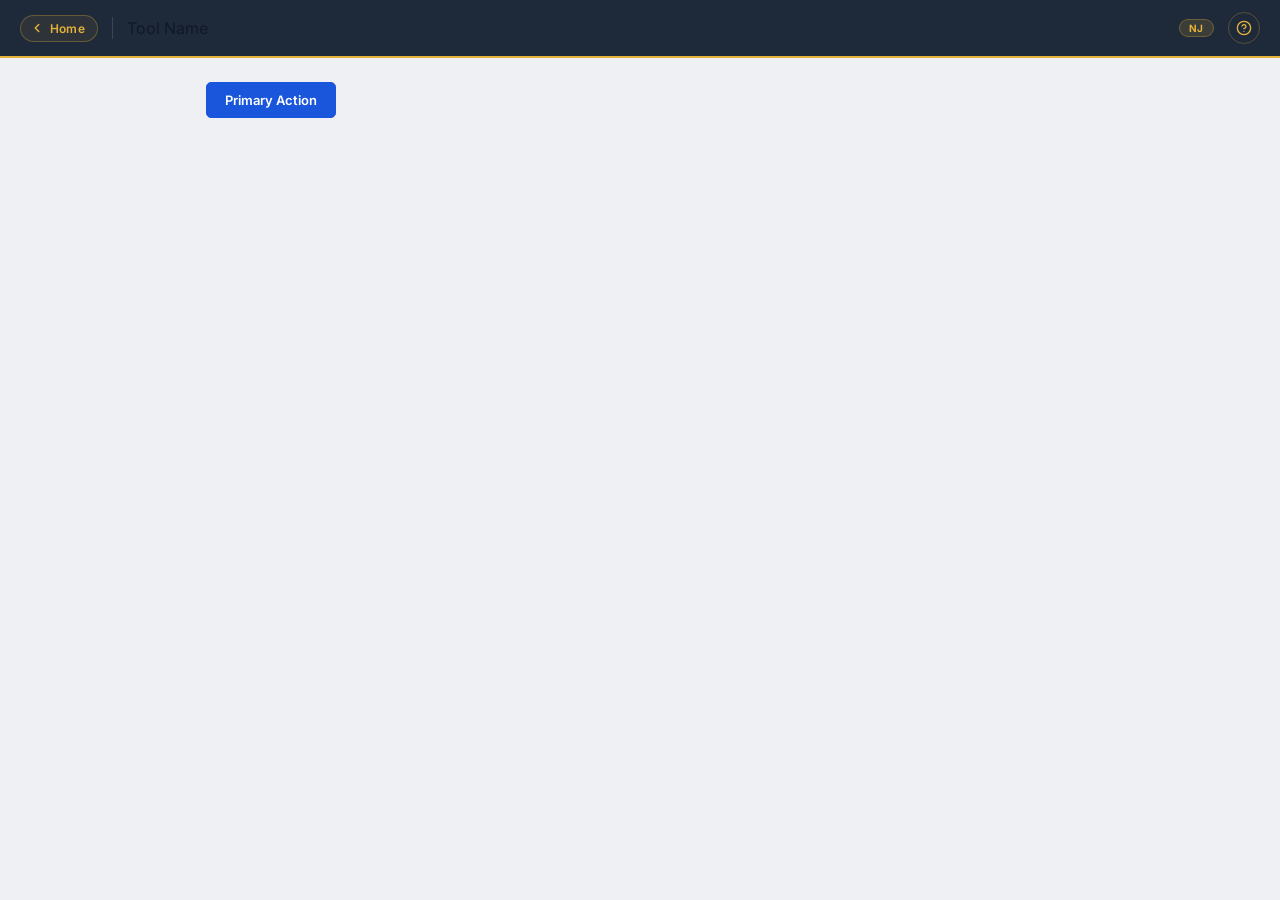
<file: docs/new-tool-page-template.html>
<!DOCTYPE html>
<!--
  new-tool-page-template.html — Field Tools starter page
  -------------------------------------------------------
  Copy this file to pages/yourtoolname.html and follow the
  comments. Read docs/ui-style-guide.md before editing.

  Required changes before this page is usable:
    1. Update <title> and #topbar-title
    2. Replace "toolname" with your ft_last key
    3. Fill in help modal steps
    4. Uncomment ft-notice-local ONLY if this page saves user data
    5. Remove placeholder buttons and implement real primary action
    6. Add tool-specific CSS in the <style> block
    7. Add tool-specific JS after the boilerplate JS section
    8. Add this page to service-worker.js LOCAL_ASSETS
    9. Add a tile to index.html
   10. Update CLAUDE.md and AGENTS.md with any new storage keys or behaviors
-->
<html lang="en">
<head>
  <meta charset="UTF-8">
  <meta name="viewport" content="width=device-width, initial-scale=1.0, maximum-scale=1.0, user-scalable=no">
  <title>Tool Name — NJDOT Field Tools</title>
  <meta name="theme-color" content="#E5B33B">
  <link rel="manifest" href="../manifest.json">

  <!-- Fonts — must be before field-ui.css -->
  <link rel="preconnect" href="https://fonts.googleapis.com">
  <link rel="preconnect" href="https://fonts.gstatic.com" crossorigin>
  <link href="https://fonts.googleapis.com/css2?family=Inter:wght@400;500;600;700&display=swap" rel="stylesheet">

  <!-- Shared design system — MUST come before page <style> -->
  <link rel="stylesheet" href="../css/field-ui.css">

  <!-- Dark mode before first paint — reads global state, never writes it -->
  <script>
    if (localStorage.getItem('field_dark_mode') === '1') {
      document.documentElement.setAttribute('data-dark', '');
    }
  </script>

  <style>
    /* ── Tool-specific CSS only ──────────────────────────────────────────── */
    /*
       Shared tokens, topbar, back pill, badges, buttons, notices, and
       modals are already in css/field-ui.css. Do not redefine them here.

       If you find yourself writing more than ~50 lines of CSS that could
       apply to other tools, consider adding it to field-ui.css instead.
    */

    body {
      min-height: 100vh;
      display: flex;
      flex-direction: column;
    }

    /* Page layout */
    .wrap {
      flex: 1;
      max-width: 900px;
      width: 100%;
      margin: 0 auto;
      padding: 24px 16px 48px;
    }

    /* Entry animation — keep inline, do not move to field-ui.css */
    @keyframes pageFadeIn {
      from { opacity: 0; transform: translateY(6px); }
      to   { opacity: 1; transform: translateY(0); }
    }
    body { animation: pageFadeIn 380ms cubic-bezier(0.16, 1, 0.3, 1) both; }

    /* Page transition — anti-flicker (keep inline) */
    @keyframes slideInFromLeft {
      0%   { opacity: 0; transform: translate3d(-18vw, 0, 0) scale(0.98); }
      100% { opacity: 1; transform: none; }
    }
    @keyframes slideOutLeft {
      0%   { opacity: 1; transform: translate3d(0, 0, 0) scale(1); }
      50%  { opacity: 0; transform: translate3d(-30vw, 0, 0) scale(0.98); }
      100% { opacity: 0; transform: translate3d(-40vw, 0, 0) scale(0.97); }
    }
    html.entering-from-hub body {
      opacity: 0;
      transform: translate3d(-18vw, 0, 0) scale(0.98);
      animation: slideInFromLeft 380ms cubic-bezier(0.22, 1, 0.36, 1) both !important;
      will-change: transform, opacity;
      backface-visibility: hidden;
      -webkit-backface-visibility: hidden;
      contain: paint style;  /* NO layout — layout creates containing block for position:fixed */
    }
    html.exiting-to-hub body {
      animation: slideOutLeft 360ms cubic-bezier(0.65, 0, 0.35, 1) both !important;
      overflow: hidden;
      will-change: transform, opacity;
    }

    /* Topbar — shared shell from field-ui.css; override only what differs */
    #topbar {
      position: sticky;
      top: 0;
      z-index: 600;
    }

    /* Focus ring — only redefine if this page adds extra interactive elements */
    /* Example: :where(.my-special-element):focus-visible { ... } */

    /* ── OVERLAY / TOAST PERMANENT RULES ────────────────────────────────── */
    /*
       CRITICAL — do not violate these or fixed/absolute overlays will break:

       1. Final animation keyframes MUST end with `transform: none` (not the
          identity `translate3d(0,0,0) scale(1)`). The identity value retains
          a CSS containing block for position:fixed children even after the
          animation ends. `transform: none` does not.

       2. Do NOT use `contain: layout` on body. `contain: paint style` is safe.
          `contain: layout` creates a containing block for position:fixed.

       3. When clearing body.style.transform in JS back-navigation handlers,
          set it to '' (empty) not 'translate3d(0,0,0) scale(1)'.

       4. New overlays (modals, toasts, panels) must use position:fixed with
          viewport-safe coordinates. Prefer top/bottom/left/right over
          inset shorthand when you need safe-area-inset adjustments.

       5. Prefer `100dvh` over `100vh` for any max-height or height that
          must fit within the visible viewport on mobile browsers.

       See docs/ui-style-guide.md §Overlay & Toast Rules for full details.
    */

    /* ── Add tool-specific rules below this line ─────────────────────────── */

  </style>
</head>
<body>

<!-- ── Topbar ─────────────────────────────────────────────────────────────── -->
<div id="topbar">
  <a class="topbar-back" href="../index.html" id="back-link">
    <svg width="14" height="14" viewBox="0 0 24 24" fill="none" stroke="currentColor"
         stroke-width="2.5" stroke-linecap="round" stroke-linejoin="round">
      <polyline points="15 18 9 12 15 6"/>
    </svg>
    Home
  </a>
  <div class="topbar-div"></div>
  <span id="topbar-title">Tool Name</span>
  <div class="topbar-spacer"></div>
  <span class="state-badge">NJ</span>
  <button class="topbar-help" id="tool-help-btn" type="button" aria-label="Open help">
    <svg viewBox="0 0 24 24" fill="none" stroke="currentColor" stroke-width="2"
         stroke-linecap="round" stroke-linejoin="round">
      <circle cx="12" cy="12" r="10"/>
      <path d="M9.09 9a3 3 0 0 1 5.83 1c0 2-3 3-3 3"/>
      <line x1="12" y1="17" x2="12.01" y2="17"/>
    </svg>
  </button>
</div>

<!-- ── Help modal — uses ft-modal-* from field-ui.css ────────────────────── -->
<div class="ft-modal-backdrop" id="tool-help-modal" role="dialog"
     aria-modal="true" aria-label="How to use Tool Name">
  <div class="ft-modal-box">
    <div class="ft-modal-title">How to Use</div>
    <ol style="padding-left:18px; line-height:1.7; font-size:14px; color:var(--text);">
      <!-- Fill in tool-specific steps -->
      <li>Step one — what the user selects or enters first.</li>
      <li>Step two — the main action (e.g. tap Find Near Me).</li>
      <li>Step three — what to do with the result.</li>
    </ol>
    <div class="ft-modal-actions">
      <button class="ft-btn ft-btn-primary" id="tool-help-close">Got it</button>
    </div>
  </div>
</div>

<!-- ── Main content ───────────────────────────────────────────────────────── -->
<div class="wrap">

  <!-- Local-only notice — UNCOMMENT only if this page saves user data locally -->
  <!--
  <div class="ft-notice-local">Saved on this device only. Export a backup for long-term storage.</div>
  -->

  <!-- Primary action — make this the visually strongest element on the page -->
  <button class="ft-btn ft-btn-primary" id="primary-action-btn" type="button">
    Primary Action
  </button>

  <!-- Result area — replace with actual tool UI -->
  <div id="result-area" style="margin-top:20px;"></div>

</div><!-- /.wrap -->


<!-- ── Scripts ────────────────────────────────────────────────────────────── -->
<script>
/* ── Boilerplate — do not modify ──────────────────────────────────────────── */

// Page-transition flags (read sessionStorage set by index.html)
(function() {
  try {
    if (sessionStorage.getItem('ft_opening_from_hub')) {
      document.documentElement.classList.add('entering-from-hub');
      sessionStorage.removeItem('ft_opening_from_hub');
    }
  } catch(_) {}
  setTimeout(function() {
    document.documentElement.classList.remove('entering-from-hub');
  }, 420);
})();

// Record last visited tool (update 'toolname' to match ft_last key convention)
try { localStorage.setItem('ft_last', 'toolname'); } catch(_) {}

// Back navigation — trigger hub return animation
document.getElementById('back-link').addEventListener('click', function(e) {
  e.preventDefault();
  var href = this.getAttribute('href');
  document.documentElement.classList.add('exiting-to-hub');
  try { sessionStorage.setItem('ft_returning_to_hub', '1'); } catch(_) {}
  setTimeout(function() { window.location.href = href; }, 280);
});

// Help modal open/close
(function() {
  var overlay = document.getElementById('tool-help-modal');
  var openBtn = document.getElementById('tool-help-btn');
  var closeBtn = document.getElementById('tool-help-close');
  if (!overlay || !openBtn) return;
  openBtn.addEventListener('click', function() { overlay.classList.add('open'); });
  closeBtn.addEventListener('click', function() { overlay.classList.remove('open'); });
  overlay.addEventListener('click', function(e) {
    if (e.target === overlay) overlay.classList.remove('open');
  });
  document.addEventListener('keydown', function(e) {
    if (e.key === 'Escape') overlay.classList.remove('open');
  });
})();

// Service worker
if ('serviceWorker' in navigator) {
  navigator.serviceWorker.addEventListener('message', function(e) {
    if (e.data && e.data.type === 'RELOAD') window.location.reload();
  });
}

/* ── Tool-specific JS — add below this line ──────────────────────────────── */



</script>
</body>
</html>
</file>
<file: css/field-ui.css>
/* ============================================================
   field-ui.css — Shared design tokens and UI shell
   NJDOT Field Tools · loaded before each page's <style> block
   Last updated: 2026-05-27

   RULES:
   - Link this BEFORE the page-local <style> so page CSS wins on
     equal specificity.
   - Animation / anti-flicker CSS stays inline per-page (not here).
   - Do NOT bump version on every commit — only at push time.
   ============================================================ */

/* ── Section 1: Design Tokens ─────────────────────────────────────────── */
/*
   These values are identical across all Field Tools pages.
   Source of truth: CLAUDE.md §4.
*/
:root {
  --bg:        #eef0f4;          /* page background, light mode */
  --surface:   #ffffff;          /* cards / panels */
  --border:    #d1d9e0;
  --border-lo: #e8ecf0;          /* subtle borders */
  --accent:    #1a56db;          /* primary blue — buttons, links, focus */
  --accent-lo: rgba(26,86,219,0.08);
  --red:       #dc2626;
  --text:      #111827;
  --muted:     #6b7280;
  --muted2:    #4b5563;
  --radius-sm: 5px;
  --radius:    8px;
  --radius-lg: 10px;
  --sans:      'Inter', system-ui, -apple-system, Arial, sans-serif;
  --transition: 0.14s ease;
  /* Toast positioning — page CSS may override --ft-toast-bottom (e.g. timesheet adds nav-h) */
  --ft-toast-bottom: calc(16px + env(safe-area-inset-bottom, 0px));
  --ft-toast-z:      9000;
}

/* Light-mode html background flash prevention */
html {
  background: #eef0f4;
  transition: background-color 380ms ease-in-out;
}

html[data-dark] {
  background: #0f1117;
  --bg:        #0f1117;
  --surface:   #1c1e26;
  --border:    #2d3748;
  --border-lo: #1f2937;
  --text:      #FEE9A1;
  --muted:     #C9971A;
  --muted2:    #E5B33B;
  --accent-lo: rgba(26,86,219,0.15);
}

/* ── Section 2: Body Base ─────────────────────────────────────────────── */
/*
   Only the properties that are identical across all pages.
   Pages that need height:100vh / overflow:hidden override locally.
*/
*, *::before, *::after {
  box-sizing: border-box;
  margin: 0;
  padding: 0;
}

body {
  font-family: var(--sans);
  background: var(--bg);
  color: var(--text);
  -webkit-font-smoothing: antialiased;
}

/* ── Section 3: Topbar Shell ──────────────────────────────────────────── */
/*
   Existing selectors kept for backward compat with current HTML.
   ft-* aliases added for new/future code.
*/

/* Topbar container */
#topbar, .topbar, .ft-topbar {
  height: 58px;
  background: #1e2939;
  border-bottom: 2px solid #E5B33B;
  display: flex;
  align-items: center;
  padding: 0 20px;
  gap: 14px;
  flex-shrink: 0;
}

/* Topbar heading */
#topbar h1, .topbar h1 {
  color: #fff;
  font-size: 16px;
  font-weight: 600;
}

/* Back / Home pill */
.topbar-back, .hub-back, .ft-back-link, .ft-home-link {
  display: inline-flex;
  align-items: center;
  gap: 6px;
  padding: 5px 12px 5px 9px;
  background: rgba(229,179,59,0.08);
  border: 1px solid rgba(229,179,59,0.30);
  border-radius: 999px;
  color: #E5B33B;
  text-decoration: none;
  font-size: 12px;
  font-weight: 600;
  letter-spacing: 0.02em;
  transition: background 0.15s, border-color 0.15s, color 0.15s;
  flex-shrink: 0;
  white-space: nowrap;
  cursor: pointer;
}
.topbar-back:hover, .hub-back:hover,
.ft-back-link:hover, .ft-home-link:hover {
  background: #C9971A;
  border-color: #C9971A;
  color: #fff;
}

/* Vertical divider */
.topbar-div, .ft-topbar-div {
  width: 1px;
  height: 22px;
  background: #374557;
  flex-shrink: 0;
}

/* Topbar spacer (pushes right-side controls to the right) */
.topbar-spacer, .ft-topbar-spacer {
  flex: 1;
}

/* Gold badge pill (e.g. "NJ" state badge) */
.state-badge, .ft-badge {
  background: rgba(229,179,59,0.15);
  border: 1px solid rgba(229,179,59,0.3);
  color: #E5B33B;
  font-size: 10px;
  font-weight: 700;
  padding: 2px 9px;
  border-radius: 100px;
  letter-spacing: 0.06em;
  flex-shrink: 0;
}

/* Help button (32px circle with ? icon) */
.topbar-help, .ft-help-btn {
  background: none;
  border: 1.5px solid rgba(229,179,59,0.28);
  border-radius: 50%;
  width: 32px;
  height: 32px;
  display: flex;
  align-items: center;
  justify-content: center;
  color: #E5B33B;
  cursor: pointer;
  flex-shrink: 0;
  transition: background var(--transition), border-color var(--transition);
}
.topbar-help:hover, .ft-help-btn:hover {
  background: rgba(229,179,59,0.10);
  border-color: #E5B33B;
}
.topbar-help svg, .ft-help-btn svg {
  width: 16px;
  height: 16px;
}

/* Smart header hide — sticky topbar scroll-hide behavior */
.topbar.header-hidden, #topbar.header-hidden, .ft-topbar.header-hidden {
  transform: translateY(-100%);
  opacity: 0;
  pointer-events: none;
}

/* Position/transition props for sticky hide — page CSS must also set position:sticky
   so this only sets the transition that is shared. */
#topbar, .topbar, .ft-topbar {
  transition: transform 460ms cubic-bezier(0.65, 0, 0.35, 1),
              opacity   460ms cubic-bezier(0.65, 0, 0.35, 1);
  will-change: transform;
}

/* ── Section 4: Button Hierarchy ──────────────────────────────────────── */
/*
   .ft-btn + .ft-btn-primary — used by milemarker help modal.
   .btn-export intentionally NOT included — colors differ per page.
   Variants (secondary/ghost/danger) deferred until actually needed.
*/

/* Base shared button properties (ft-btn) */
.ft-btn {
  display: inline-flex;
  align-items: center;
  justify-content: center;
  gap: 6px;
  padding: 9px 18px;
  border: 1.5px solid transparent;
  border-radius: var(--radius-sm);
  font-family: var(--sans);
  font-size: 13px;
  font-weight: 600;
  cursor: pointer;
  text-decoration: none;
  white-space: nowrap;
  transition: background var(--transition), box-shadow var(--transition),
              border-color var(--transition), color var(--transition),
              opacity 0.14s;
}
.ft-btn:active {
  transform: scale(0.96) !important;
  transition: transform 80ms ease-out !important;
}

/* Primary — accent blue */
.ft-btn-primary {
  background: var(--accent);
  color: #fff;
  border-color: var(--accent);
}
.ft-btn-primary:hover {
  background: #1649c0;
  border-color: #1649c0;
  box-shadow: 0 2px 8px rgba(26,86,219,0.25);
}

/* Touch targets — coarse pointer (mobile/tablet) */
@media (pointer: coarse) {
  .ft-btn { min-height: 44px; }
}

/* ── Section 5: Local-Only Notice ─────────────────────────────────────── */
/*
   "Saved on this device only. Export a backup for long-term storage."
   Amber left-border notice used on pages that store user data locally.
*/
.ft-notice-local {
  border-left: 3px solid #f59e0b;
  background: rgba(245,158,11,0.08);
  border-radius: var(--radius-sm);
  padding: 10px 14px;
  font-size: 13px;
  color: var(--muted2);
  line-height: 1.5;
}
html[data-dark] .ft-notice-local {
  background: rgba(245,158,11,0.12);
}

/* ── Section 6: Modal Frame ───────────────────────────────────────────── */
/*
   dc144.html uses .dc-modal-backdrop/.dc-modal-box (its own CSS kept there).
   njsearch / njfuel / WorkOrderCloseout use .guide-overlay / .guide-modal
   with different sizing — not safe to consolidate across pages.
   Only ft-modal-* new classes are defined here for future use.
*/
.ft-modal-backdrop {
  position: fixed;
  inset: 0;
  background: rgba(0,0,0,0.5);
  z-index: 800;
  display: flex;
  align-items: center;
  justify-content: center;
  /* Safe-area padding so content clears notch + home indicator */
  padding: calc(16px + env(safe-area-inset-top, 0px))
           16px
           calc(16px + env(safe-area-inset-bottom, 0px));
  opacity: 0;
  pointer-events: none;
  transition: opacity 220ms ease;
}
.ft-modal-backdrop.open {
  opacity: 1;
  pointer-events: auto;
}

.ft-modal-box {
  background: var(--surface);
  border-radius: 12px;
  padding: 24px;
  max-width: 520px;
  width: 100%;
  /* Prevent modal from overflowing viewport height on small screens */
  max-height: calc(100dvh - 48px
              - env(safe-area-inset-top, 0px)
              - env(safe-area-inset-bottom, 0px));
  overflow-y: auto;
  box-shadow: 0 20px 60px rgba(0,0,0,0.3);
  transform: translateY(12px) scale(0.98);
  transition: transform 280ms cubic-bezier(0.22,1,0.36,1);
}
.ft-modal-backdrop.open .ft-modal-box {
  transform: none;
}
html[data-dark] .ft-modal-box {
  box-shadow: 0 20px 60px rgba(0,0,0,0.6);
}

.ft-modal-title {
  font-size: 1.05rem;
  font-weight: 700;
  color: var(--text);
  margin: 0 0 16px;
}

.ft-modal-actions {
  display: flex;
  justify-content: flex-end;
  gap: 10px;
  margin-top: 20px;
}

/* ── Section 7: Toast Container ──────────────────────────────────────────── */
/*
   Shared toast positioning. All pages use #toast-ct; this rule covers it plus
   the .toast-ct and .ft-toast-container aliases for future tools.

   IMPORTANT: position:fixed resolves to the viewport ONLY when no ancestor
   creates a CSS containing block (transform/filter/contain:layout). The
   animation stacking-context fix (transform:none final keyframe, no
   contain:layout) is what makes this work correctly on all pages.

   Page CSS may override --ft-toast-bottom. Example: timesheet.html sets it
   to calc(var(--nav-h) + 14px) so toasts sit above the bottom nav.

   Do NOT set right: on the container — always use left:50% + translateX(-50%)
   so toasts are centred at any viewport width.
*/
#toast-ct,
.toast-ct,
.ft-toast-container {
  position: fixed;
  left: 50%;
  bottom: var(--ft-toast-bottom);
  transform: translateX(-50%);
  z-index: var(--ft-toast-z);
  width: min(420px, calc(100vw - 24px));
  display: flex;
  flex-direction: column;
  align-items: stretch;
  gap: 10px;
  pointer-events: none;
}
/* Individual toasts inside the container may need to be interactive */
#toast-ct .toast,
.toast-ct .toast,
.ft-toast-container .toast {
  pointer-events: auto;
}

/* ── Focus ring ────────────────────────────────────────────────────────── */
:where(a, button, input, select, textarea, [tabindex]):focus-visible {
  outline: 3px solid rgba(229,179,59,0.95);
  outline-offset: 3px;
  box-shadow: 0 0 0 5px rgba(26,86,219,0.18);
}
html[data-dark] :where(a, button, input, select, textarea, [tabindex]):focus-visible {
  outline-color: #FEE9A1;
  box-shadow: 0 0 0 5px rgba(254,233,161,0.16);
}
</file>
